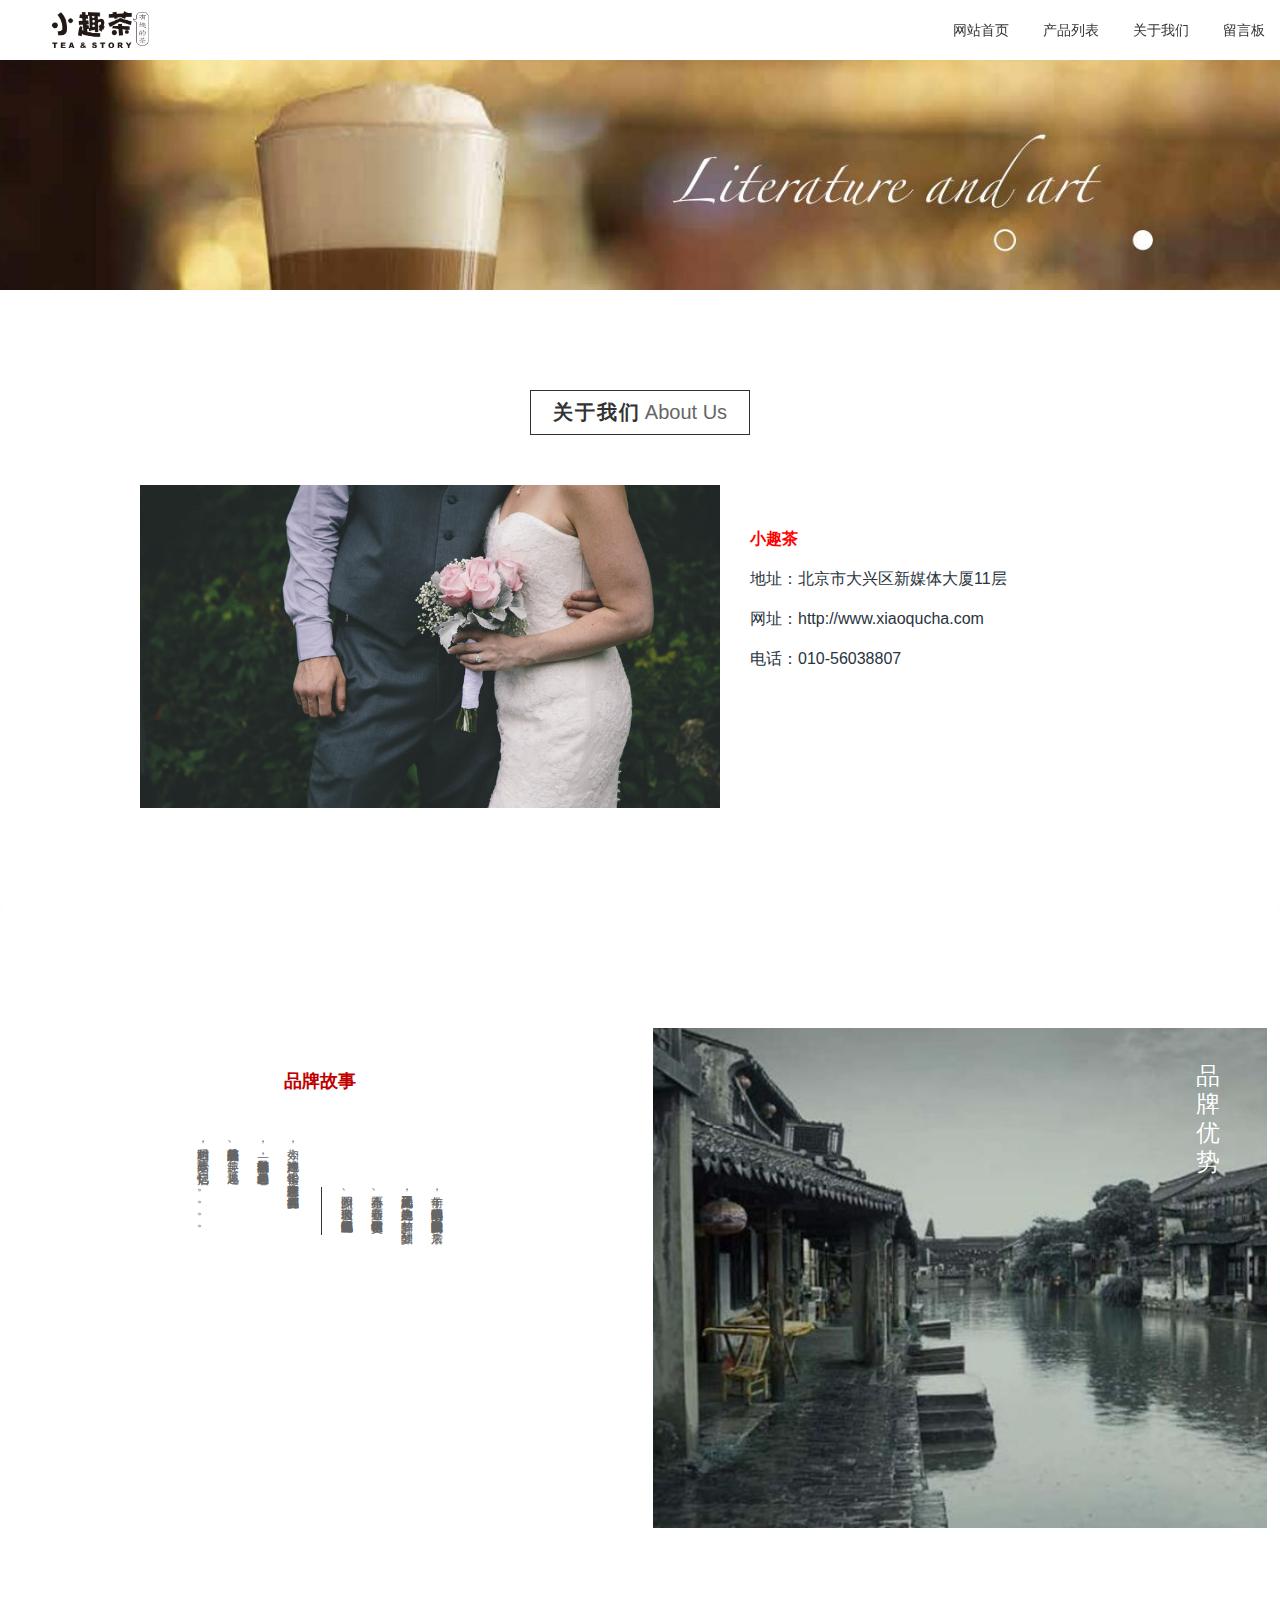
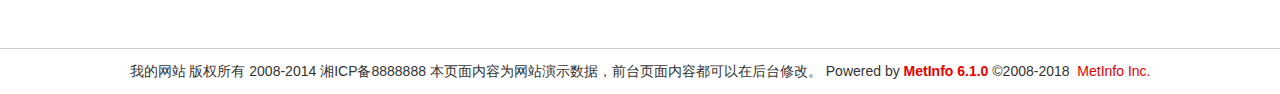
<file: about.html>
<!DOCTYPE html PUBLIC "-//W3C//DTD XHTML 1.0 Transitional//EN"
        "http://www.w3.org/TR/xhtml1/DTD/xhtml1-transitional.dtd">

<!-- saved from url=(0037)https://show.metinfo.cn/m/mui116/364/ -->
<html xmlns="http://www.w3.org/1999/xhtml"
      class="js flexbox canvas canvastext webgl no-touch geolocation postmessage websqldatabase indexeddb hashchange history draganddrop websockets rgba hsla multiplebgs backgroundsize borderimage borderradius boxshadow textshadow opacity cssanimations csscolumns cssgradients cssreflections csstransforms csstransforms3d csstransitions fontface generatedcontent video audio localstorage sessionstorage webworkers applicationcache svg inlinesvg smil svgclippaths tablesaw-enhanced">
<head>
    <meta http-equiv="Content-Type" content="text/html; charset=UTF-8">

    <meta name="renderer" content="webkit">
    <meta http-equiv="X-UA-Compatible" content="IE=edge,chrome=1">
    <meta name="viewport" content="width=device-width,initial-scale=1.0,maximum-scale=1.0,user-scalable=0,minimal-ui">
    <meta name="format-detection" content="telephone=no">
    <title>小趣茶</title>
    <meta name="description" content="MetInfo 企业建站系统专注于为中小企业提供高质量的建站服务，海量模板请登录www.metinfo.cn，本站为婚庆公司响应式网站模板演示站">
    <meta name="keywords" content="小趣茶|奶茶">
    <meta name="generator" content="MetInfo 6.1.0"
          data-variable="https://show.metinfo.cn/m/mui116/364/|cn|cn|mui116|10001|10001|0" data-user_name="">
    <link href="https://show.metinfo.cn/m/mui116/364/favicon.ico" rel="shortcut icon" type="image/x-icon">
    <link rel="stylesheet" href="css/animate.min.css">
    <link href="css/flickerplate.css" type="text/css" rel="stylesheet">
    <link rel="stylesheet" type="text/css" href="css/basic.css">
    <link rel="stylesheet" type="text/css" href="css/index_cn.css">
    <script src="http://libs.baidu.com/jquery/2.0.0/jquery.js"></script>
    <script src="js/main.js"></script>
    <!--<script src="js/basic.js"></script>-->
    <!--[if lte IE 9]>
    <script src="js/lteie9.js"></script>
    <![endif]-->
    <script src="js/met_temdemo.js"></script>
    <script src="js/jquery-v1.10.2.min.js" type="text/javascript"></script>
    <script src="js/modernizr-custom-v2.7.1.min.js" type="text/javascript"></script>
    <script src="js/jquery-finger-v0.1.0.min.js" type="text/javascript"></script>
    <!--Include flickerplate-->
    <script src="js/flickerplate.min.js" type="text/javascript"></script>
    <!--Execute flickerplate-->
    <script>
        $(document).ready(function () {
            $('.flicker-example').flicker();
        });
    </script>
    <style>
        .demo-iframe-load {
            width: 100%;
            height: 50px;
            position: fixed;
            left: 0;
            top: 0;
            z-index: 9999998;
            background: #000;
            text-align: center;
            font-size: 16px;
            color: #999;
            line-height: 50px;
        }

        .demo-iframe {
            width: 100%;
            height: 50px;
            position: fixed;
            left: 0;
            top: 0;
            z-index: 9999999;
            display: none;
        }

        .demo-iframe-load {
            width: 163px;
        }

        .demo-iframe {
            -webkit-transition: all .5s;
            -o-transition: all .5s;
            transition: all .5s;
        }

        .demo-iframe.iframe-min {
            left: -100% !important;
            -webkit-transform: translate(163px, 0);
            -ms-transform: translate(163px, 0);
            -o-transform: translate(163px, 0);
            transform: translate(163px, 0);
        }
    </style>
</head>
<!--[if lte IE 8]>
<div class="text-xs-center m-b-0 bg-blue-grey-100 alert">
    <button type="button" class="close" aria-label="Close" data-dismiss="alert">
        <span aria-hidden="true">×</span>
    </button>
    你正在使用一个 <strong>过时</strong> 的浏览器。请 <a href=https://browsehappy.com/ target=_blank>升级您的浏览器</a>，以提高您的体验。
</div>
<![endif]-->
<body class="met-navfixed navfix head-top-ok modal-open">
<nav id="mobileNav"
     class="head_nav_met_21_4 mm-menu mm-effect-menu-zoom mm-fullscreen mm-offcanvas mm-hasnavbar-top-2">
    <div class="mm-navbar mm-navbar-top mm-navbar-top-2 mm-navbar-size-1"><!-- 登录 注册--></div>
    <div class="mm-navbar mm-navbar-top mm-navbar-top-1 mm-navbar-size-1 mm-hasbtns"><a class="mm-close mm-btn"
                                                                                        href=""></a>
    </div>
    <div class="mm-panels">
        <div class="mm-panel mm-hasnavbar mm-opened mm-current" id="mm-1">
            <div class="mm-navbar"><a class="mm-title">小趣茶</a></div>
            <ul class="mm-listview">
                <li class="active"><a href="index.html" target="_self" title="网站首页">网站首页</a></li>
                <li class=""><a href="products.html" target="_self" class=" acc " 0="" title="产品列表">产品列表</a></li>
                <li class=""><a href="about.html" target="_self" class=" acc " 0="" title="关于我们">关于我们</a></li>
                <li class=""><a href="#section3" target="_self" class=" acc " 0="" title="留言板">留言板</a></li>
            </ul>
        </div>
    </div>
</nav>

<div id="mm-0" class="mm-page mm-slideout">
    <div class="navbar">
        <header class="head_nav_met_21_4 met-head navbar-fixed-top" m-id="1" m-type="head_nav" id="header">
            <div id="header" class="">
                <div class="head-top-txt hide">
                    <span></span>
                </div>
                <div class="container" style="width: 200px;">
                    <h1 hidden="">小趣茶</h1>
                    <button class="mobileMenuBtn" type="button"><span class="icon fa-bars"></span></button>
                    <a href="" class="met-logo vertical-align navbar-logo"
                       title="小趣茶">
                        <div class="vertical-align-middle">
                            <img src="images/logo.png" alt="小趣茶"
                                 title="小趣茶">
                        </div>
                    </a>
                    <!-- 语言-->
                    <div class="met-nav-langlist">
                    </div>

                    <!--语言-->
                    <!-- 登录 注册-->

                    <div class="mobileShop remleng">
                        <!-- 登录 注册-->
                    </div>
                </div>
                <!-- 导航 -->
                <nav class="met-nav" role="navigation">
                    <div class="clearfix">
                        <ul class="navlist spice-nav-list navlist">
                            <li class="active"><a href="index.html" target="_self" class="link nav1" title="网站首页">网站首页</a></li>
                            <li class=""><a href="products.html" target="_self" class="link nav1" title="产品列表">产品列表</a></li>
                            <li class=""><a href="about.html" target="_self" class="link nav1" title="关于我们">关于我们</a></li>
                            <li class=""><a href="#section3" target="_self" class="link nav1" title="留言板">留言板</a></li>
                        </ul>
                    </div>
                </nav>


                <!-- 导航 -->
            </div>
        </header>
    </div>
    <div class="my_banner"></div>
    <div class="product_list_met_21_3 met-show-body panel panel-body m-b-0 bgcolor" boxmh-mh="" m-id="6">
        <div class="container">
            <div style="text-align: center">
                <div class="title animation-fade appear-no-repeat" data-plugin="appear" data-animate="fade"
                     data-repeat="false">
                    <h2 class="">关于我们</h2>
                    <p class="desc">About Us</p>
                </div>
            </div>
            <section class="met-editor clearfix">
                <p><img src="images/1524130688450919.jpg"
                        data-width="900" width="580" data-height="500" height="334"
                        style="float: left; width: 580px; height: 334px; margin-right:30px;" title="小趣茶"
                        alt="小趣茶"><br></p>
                <p><span style="color: rgb(255, 0, 0);"><strong>小趣茶</strong></span></p>
                <p>地址：北京市大兴区新媒体大厦11层</p>
                <p>网址：http://www.xiaoqucha.com<br></p>
                <p>电话：010-56038807<br></p>
                <p><br></p>
            </section>
        </div>
    </div>
    <div class="about_list_met_21_1 met-index-body met-index-about     bgcolor" m-id="39">
        <div class="container">
            <div class="col-md-6">
                <div class="about-editor">
                    <p style="text-align: center;"><span style="color: rgb(192, 0, 0);"><strong><span
                            style="font-size: 18px;"><br></span></strong></span></p>
                    <p style="text-align: center;"><span style="color: rgb(192, 0, 0);"><strong><span
                            style="font-size: 18px;">品牌故事</span></strong></span><br style="box-sizing: inherit;"></p>
                    <p><br style="box-sizing: inherit;"></p>
                    <p class="info"><span
                            style="font-size: 12px;">如今，她跨过海岸，褪去铅华，年轻态度肆意张扬，在挥洒青春的都城<br/>，引领着新一轮的年轻风潮，让每一个相遇的心灵<br/>裹挟着奶茶香醇趣疯、趣笑、趣遇见。<br/>相遇时刻，故事开始，记忆启程。。。。。。</span>
                    </p>
                    <p class="info" style="border-left:1px solid #333;padding-left: 10px;margin-left: 10px;">
                        <span style="font-size: 12px;">十年前，偶然听到淡水小镇的名字，瞬间被她的安静淡雅吸引。后来，<br/>约了三五好友来见她，走在她的身边，如梦醉，如梦醒。<br/>青石小路、卵石巷道，与百年印记纵横交错；<br/>夕阳斜照、墙面斑驳，奶茶的香气在幽巷深处将记忆娓娓道来。</span>
                    </p>
                </div>
            </div>
            <div class="col-md-6">
                <div class="about-bg">
                    <div class="mask">
                    </div>
                    <img src="images/1524123201.jpg"
                         alt="images/1524123201.jpg">
                </div>
                <div class="about-text">
                    <h2 class="animation-slide-right10 appear-no-repeat" data-plugin="appear" data-animate="slide-right10"
                        data-repeat="false">品牌优势</h2>
                    <ul class="about-list">
                    </ul>
                </div>
                <div class="md" id="section2"></div>
            </div>
        </div>
    </div>
    <footer class="foot_info_met_16_2 met-foot p-y-10 border-top1" m-id="4" m-type="foot">
        <div class="container text-xs-center">
            <div>
                <span>我的网站 版权所有 2008-2014 湘ICP备8888888</span>
                <span>本页面内容为网站演示数据，前台页面内容都可以在后台修改。</span>
                <span class="powered_by_metinfo">Powered by <b><a href="http://www.metinfo.cn/" target="_blank">MetInfo 6.1.0</a></b> ©2008-2018 &nbsp;<a
                        href="http://www.metinfo.cn/" target="_blank">MetInfo Inc.</a></span>
            </div>
        </div>
    </footer>

    <input type="hidden" name="met_lazyloadbg" value="">
    <!--<script>-->
    <!--var metpagejs = "https://show.metinfo.cn/m/mui116/364/templates/mui116/file/templates/mui116/cache/index_cn.js?1534499976";-->
    <!--if (typeof jQuery != "undefined") {-->
    <!--metPageJs(metpagejs);-->
    <!--} else {-->
    <!--var metPageInterval = setInterval(function () {-->
    <!--if (typeof jQuery != "undefined") {-->
    <!--metPageJs(metpagejs);-->
    <!--clearInterval(metPageInterval);-->
    <!--}-->
    <!--}, 50)-->
    <!--}-->
    <!--</script>-->
    <!--<script src="js/index_cn.js"></script>-->
    <!--<script src="js/lang_json_cn.js"></script>-->


    <!--<iframe src="showproduct.html" frameborder="0" class="demo-iframe iframe-min" style="display: block;"></iframe>-->
    <div id="mm-blocker" class="mm-slideout"></div>
    <div class="modal-backdrop fade in"></div>
</body>
</html>
</file>
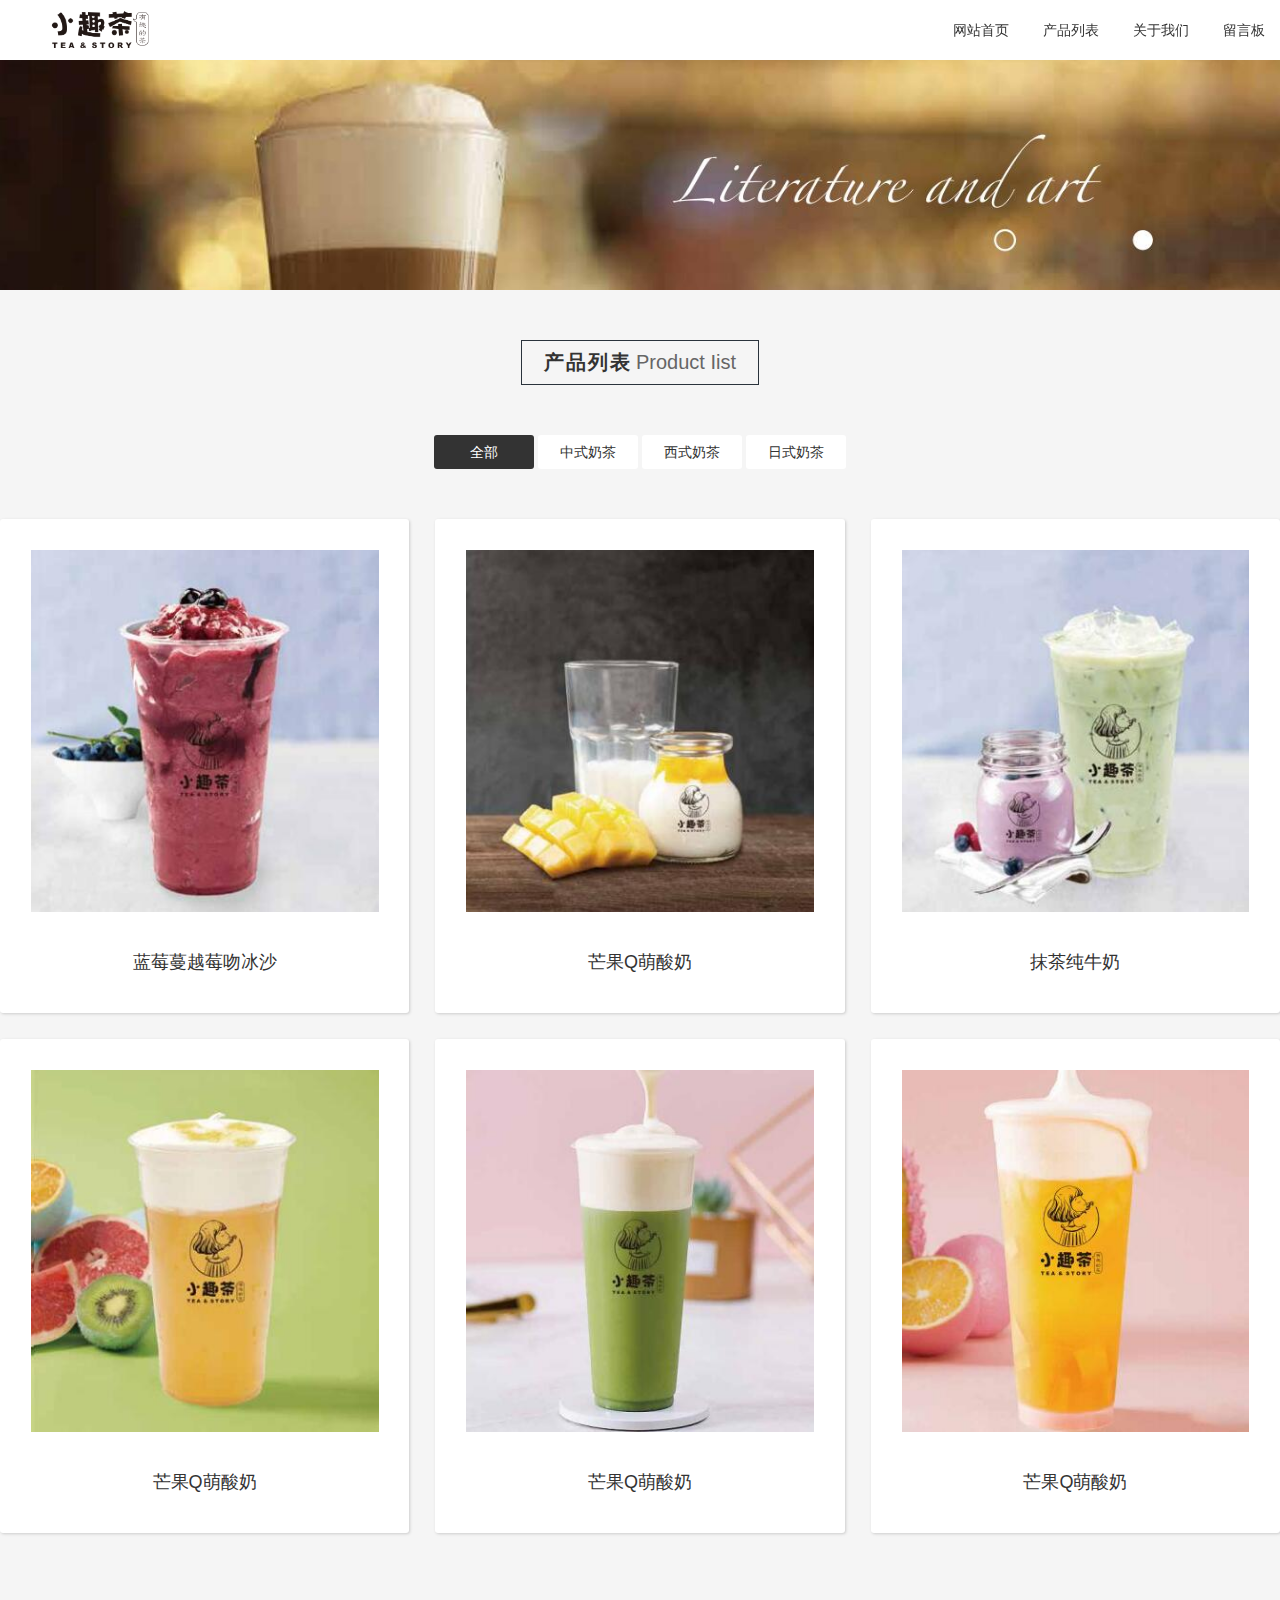
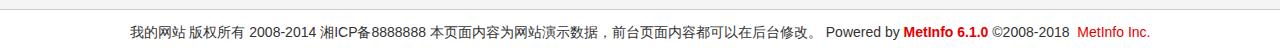
<file: products.html>
<!DOCTYPE html PUBLIC "-//W3C//DTD XHTML 1.0 Transitional//EN"
        "http://www.w3.org/TR/xhtml1/DTD/xhtml1-transitional.dtd">

<!-- saved from url=(0037)https://show.metinfo.cn/m/mui116/364/ -->
<html xmlns="http://www.w3.org/1999/xhtml"
      class="js flexbox canvas canvastext webgl no-touch geolocation postmessage websqldatabase indexeddb hashchange history draganddrop websockets rgba hsla multiplebgs backgroundsize borderimage borderradius boxshadow textshadow opacity cssanimations csscolumns cssgradients cssreflections csstransforms csstransforms3d csstransitions fontface generatedcontent video audio localstorage sessionstorage webworkers applicationcache svg inlinesvg smil svgclippaths tablesaw-enhanced">
<head>
    <meta http-equiv="Content-Type" content="text/html; charset=UTF-8">

    <meta name="renderer" content="webkit">
    <meta http-equiv="X-UA-Compatible" content="IE=edge,chrome=1">
    <meta name="viewport" content="width=device-width,initial-scale=1.0,maximum-scale=1.0,user-scalable=0,minimal-ui">
    <meta name="format-detection" content="telephone=no">
    <title>小趣茶</title>
    <meta name="description" content="MetInfo 企业建站系统专注于为中小企业提供高质量的建站服务，海量模板请登录www.metinfo.cn，本站为婚庆公司响应式网站模板演示站">
    <meta name="keywords" content="小趣茶|奶茶">
    <meta name="generator" content="MetInfo 6.1.0"
          data-variable="https://show.metinfo.cn/m/mui116/364/|cn|cn|mui116|10001|10001|0" data-user_name="">
    <link href="https://show.metinfo.cn/m/mui116/364/favicon.ico" rel="shortcut icon" type="image/x-icon">
    <link rel="stylesheet" href="css/animate.min.css">
    <link href="css/flickerplate.css" type="text/css" rel="stylesheet">
    <link rel="stylesheet" type="text/css" href="css/basic.css">
    <link rel="stylesheet" type="text/css" href="css/index_cn.css">
    <script src="http://libs.baidu.com/jquery/2.0.0/jquery.js"></script>
    <script src="js/main.js"></script>
    <!--<script src="js/basic.js"></script>-->
    <!--[if lte IE 9]>
    <script src="js/lteie9.js"></script>
    <![endif]-->
    <script src="js/met_temdemo.js"></script>
    <script src="js/jquery-v1.10.2.min.js" type="text/javascript"></script>
    <script src="js/modernizr-custom-v2.7.1.min.js" type="text/javascript"></script>
    <script src="js/jquery-finger-v0.1.0.min.js" type="text/javascript"></script>
    <!--Include flickerplate-->
    <script src="js/flickerplate.min.js" type="text/javascript"></script>
    <!--Execute flickerplate-->
    <script>
        $(document).ready(function () {
            $('.flicker-example').flicker();
        });
    </script>
    <style>
        .demo-iframe-load {
            width: 100%;
            height: 50px;
            position: fixed;
            left: 0;
            top: 0;
            z-index: 9999998;
            background: #000;
            text-align: center;
            font-size: 16px;
            color: #999;
            line-height: 50px;
        }

        .demo-iframe {
            width: 100%;
            height: 50px;
            position: fixed;
            left: 0;
            top: 0;
            z-index: 9999999;
            display: none;
        }

        .demo-iframe-load {
            width: 163px;
        }

        .demo-iframe {
            -webkit-transition: all .5s;
            -o-transition: all .5s;
            transition: all .5s;
        }

        .demo-iframe.iframe-min {
            left: -100% !important;
            -webkit-transform: translate(163px, 0);
            -ms-transform: translate(163px, 0);
            -o-transform: translate(163px, 0);
            transform: translate(163px, 0);
        }
    </style>
</head>
<!--[if lte IE 8]>
<div class="text-xs-center m-b-0 bg-blue-grey-100 alert">
    <button type="button" class="close" aria-label="Close" data-dismiss="alert">
        <span aria-hidden="true">×</span>
    </button>
    你正在使用一个 <strong>过时</strong> 的浏览器。请 <a href=https://browsehappy.com/ target=_blank>升级您的浏览器</a>，以提高您的体验。
</div>
<![endif]-->
<body class="met-navfixed navfix head-top-ok modal-open">
<nav id="mobileNav"
     class="head_nav_met_21_4 mm-menu mm-effect-menu-zoom mm-fullscreen mm-offcanvas mm-hasnavbar-top-2">
    <div class="mm-navbar mm-navbar-top mm-navbar-top-2 mm-navbar-size-1"><!-- 登录 注册--></div>
    <div class="mm-navbar mm-navbar-top mm-navbar-top-1 mm-navbar-size-1 mm-hasbtns"><a class="mm-close mm-btn"
                                                                                        href=""></a>
    </div>
    <div class="mm-panels">
        <div class="mm-panel mm-hasnavbar mm-opened mm-current" id="mm-1">
            <div class="mm-navbar"><a class="mm-title">小趣茶</a></div>
            <ul class="mm-listview">
                <li class="active"><a href="index.html" target="_self" title="网站首页">网站首页</a></li>
                <li class=""><a href="products.html" target="_self" class=" acc " 0="" title="产品列表">产品列表</a></li>
                <li class=""><a href="about.html" target="_self" class=" acc " 0="" title="关于我们">关于我们</a></li>
                <li class=""><a href="#section3" target="_self" class=" acc " 0="" title="留言板">留言板</a></li>
            </ul>
        </div>
    </div>
</nav>

<div id="mm-0" class="mm-page mm-slideout">
    <div class="navbar">
        <header class="head_nav_met_21_4 met-head navbar-fixed-top" m-id="1" m-type="head_nav" id="header">
            <div id="header" class="">
                <div class="head-top-txt hide">
                    <span></span>
                </div>
                <div class="container" style="width: 200px;">
                    <h1 hidden="">小趣茶</h1>
                    <button class="mobileMenuBtn" type="button"><span class="icon fa-bars"></span></button>
                    <a href="" class="met-logo vertical-align navbar-logo"
                       title="小趣茶">
                        <div class="vertical-align-middle">
                            <img src="images/logo.png" alt="小趣茶"
                                 title="小趣茶">
                        </div>
                    </a>
                    <!-- 语言-->
                    <div class="met-nav-langlist">
                    </div>

                    <!--语言-->
                    <!-- 登录 注册-->

                    <div class="mobileShop remleng">
                        <!-- 登录 注册-->
                    </div>
                </div>
                <!-- 导航 -->
                <nav class="met-nav" role="navigation">
                    <div class="clearfix">
                        <ul class="navlist spice-nav-list navlist">
                            <li class="active"><a href="index.html" target="_self" class="link nav1" title="网站首页">网站首页</a></li>
                            <li class=""><a href="products.html" target="_self" class="link nav1" title="产品列表">产品列表</a></li>
                            <li class=""><a href="about.html" target="_self" class="link nav1" title="关于我们">关于我们</a></li>
                            <li class=""><a href="#section3" target="_self" class="link nav1" title="留言板">留言板</a></li>
                        </ul>
                    </div>
                </nav>


                <!-- 导航 -->
            </div>
        </header>
    </div>
    <div class="my_banner"></div>
    <div class="news_list_met_21_5 met-index-body met-index-news my-product-list" m-id="38" style="padding: 0px;">
        <div class="container">
            <div class="title animation-fade appear-no-repeat" data-plugin="appear" data-animate="fade"
                 data-repeat="false">
                <h2 class="">产品列表</h2>
                <p class="desc">Product Iist</p>
            </div>
            <div class="product-class">
                <ul>
                    <li class="active" name="tabcon01">全部</li>
                    <li name="tabcon02">中式奶茶</li>
                    <li name="tabcon03">西式奶茶</li>
                    <li name="tabcon04">日式奶茶</li>
                </ul>
            </div>
            <ul class="blocks-lg-3 blocks-md-3 blocks-sm-2 blocks-xs-1 tabcon" data-scale="0.8" id="tabcon01">
                <li class="animation-slide-bottom appear-no-repeat" data-plugin="appear" data-animate="slide-bottom"
                    data-repeat="false">
                    <div class="media">
                        <div class="media-img">
                            <a href="" title="水果冰沙" target="_self">
                                <img alt="水果冰沙" data-lazyload="true" src="images/1524103782793661.jpg" class=""
                                     style="display: inline;">
                            </a>
                        </div>
                        <div class="media-text">
                            <h4 class="media-heading">
                                <a href="https://show.metinfo.cn/m/mui116/364/news/shownews.php?id=8"
                                   title="水果冰沙">蓝莓蔓越莓吻冰沙</a>
                            </h4>
                        </div>
                    </div>
                </li>
                <li class="animation-slide-bottom appear-no-repeat" data-plugin="appear" data-animate="slide-bottom"
                    data-repeat="false">
                    <div class="media">
                        <div class="media-img">
                            <a href="" title="Q萌一杯酸" target="_self">
                                <img alt="Q萌一杯酸" data-lazyload="true" src="images/1524103525355442.jpg" class=""
                                     style="display: inline;">
                            </a>
                        </div>
                        <div class="media-text">
                            <h4 class="media-heading">
                                <a href="" title="深度:何为完整定制婚礼">芒果Q萌酸奶</a>
                            </h4>
                        </div>
                    </div>
                </li>
                <li class="animation-slide-bottom appear-no-repeat" data-plugin="appear" data-animate="slide-bottom"
                    data-repeat="false">
                    <div class="media">
                        <div class="media-img">
                            <a href="" title="辅营产品" target="_self">
                                <img alt="辅营产品" data-lazyload="true" src="images/1524103631617792.jpg" class=""
                                     style="display: inline;">
                            </a>
                        </div>
                        <div class="media-text">
                            <h4 class="media-heading">
                                <a href="" title="抹茶纯牛奶">抹茶纯牛奶</a>
                            </h4>
                        </div>
                    </div>
                </li>
                <li class="animation-slide-bottom appear-no-repeat" data-plugin="appear" data-animate="slide-bottom"
                    data-repeat="false">
                    <div class="media">
                        <div class="media-img">
                            <a href="" title="Q萌一杯酸" target="_self">
                                <img alt="Q萌一杯酸" data-lazyload="true" src="images/01.jpg" class=""
                                     style="display: inline;">
                            </a>
                        </div>
                        <div class="media-text">
                            <h4 class="media-heading">
                                <a href="" title="深度:何为完整定制婚礼">芒果Q萌酸奶</a>
                            </h4>
                        </div>
                    </div>
                </li>
                <li class="animation-slide-bottom appear-no-repeat" data-plugin="appear" data-animate="slide-bottom"
                    data-repeat="false">
                    <div class="media">
                        <div class="media-img">
                            <a href="" title="Q萌一杯酸" target="_self">
                                <img alt="Q萌一杯酸" data-lazyload="true" src="images/03.jpg" class=""
                                     style="display: inline;">
                            </a>
                        </div>
                        <div class="media-text">
                            <h4 class="media-heading">
                                <a href="" title="深度:何为完整定制婚礼">芒果Q萌酸奶</a>
                            </h4>
                        </div>
                    </div>
                </li>
                <li class="animation-slide-bottom appear-no-repeat" data-plugin="appear" data-animate="slide-bottom"
                    data-repeat="false">
                    <div class="media">
                        <div class="media-img">
                            <a href="" title="Q萌一杯酸" target="_self">
                                <img alt="Q萌一杯酸" data-lazyload="true" src="images/04.jpg" class=""
                                     style="display: inline;">
                            </a>
                        </div>
                        <div class="media-text">
                            <h4 class="media-heading">
                                <a href="" title="深度:何为完整定制婚礼">芒果Q萌酸奶</a>
                            </h4>
                        </div>
                    </div>
                </li>
            </ul>
            <ul class="blocks-lg-3 blocks-md-3 blocks-sm-2 blocks-xs-1 tabcon hide" data-scale="0.8" id="tabcon02">
                <li class="animation-slide-bottom appear-no-repeat" data-plugin="appear" data-animate="slide-bottom"
                    data-repeat="false">
                    <div class="media">
                        <div class="media-img">
                            <a href="" title="Q萌一杯酸" target="_self">
                                <img alt="Q萌一杯酸" data-lazyload="true" src="images/03.jpg" class=""
                                     style="display: inline;">
                            </a>
                        </div>
                        <div class="media-text">
                            <h4 class="media-heading">
                                <a href="" title="深度:何为完整定制婚礼">芒果Q萌酸奶</a>
                            </h4>
                        </div>
                    </div>
                </li>
                <li class="animation-slide-bottom appear-no-repeat" data-plugin="appear" data-animate="slide-bottom"
                    data-repeat="false">
                    <div class="media">
                        <div class="media-img">
                            <a href="" title="Q萌一杯酸" target="_self">
                                <img alt="Q萌一杯酸" data-lazyload="true" src="images/04.jpg" class=""
                                     style="display: inline;">
                            </a>
                        </div>
                        <div class="media-text">
                            <h4 class="media-heading">
                                <a href="" title="深度:何为完整定制婚礼">芒果Q萌酸奶</a>
                            </h4>
                        </div>
                    </div>
                </li>
            </ul>
            <ul class="blocks-lg-3 blocks-md-3 blocks-sm-2 blocks-xs-1 tabcon hide" data-scale="0.8" id="tabcon03">
                <li class="animation-slide-bottom appear-no-repeat" data-plugin="appear" data-animate="slide-bottom"
                    data-repeat="false">
                    <div class="media">
                        <div class="media-img">
                            <a href="" title="水果冰沙" target="_self">
                                <img alt="水果冰沙" data-lazyload="true" src="images/1524103782793661.jpg" class=""
                                     style="display: inline;">
                            </a>
                        </div>
                        <div class="media-text">
                            <h4 class="media-heading">
                                <a href="https://show.metinfo.cn/m/mui116/364/news/shownews.php?id=8"
                                   title="水果冰沙">蓝莓蔓越莓吻冰沙</a>
                            </h4>
                        </div>
                    </div>
                </li>
                <li class="animation-slide-bottom appear-no-repeat" data-plugin="appear" data-animate="slide-bottom"
                    data-repeat="false">
                    <div class="media">
                        <div class="media-img">
                            <a href="" title="Q萌一杯酸" target="_self">
                                <img alt="Q萌一杯酸" data-lazyload="true" src="images/1524103525355442.jpg" class=""
                                     style="display: inline;">
                            </a>
                        </div>
                        <div class="media-text">
                            <h4 class="media-heading">
                                <a href="" title="深度:何为完整定制婚礼">芒果Q萌酸奶</a>
                            </h4>
                        </div>
                    </div>
                </li>
                <li class="animation-slide-bottom appear-no-repeat" data-plugin="appear" data-animate="slide-bottom"
                    data-repeat="false">
                    <div class="media">
                        <div class="media-img">
                            <a href="" title="辅营产品" target="_self">
                                <img alt="辅营产品" data-lazyload="true" src="images/1524103631617792.jpg" class=""
                                     style="display: inline;">
                            </a>
                        </div>
                        <div class="media-text">
                            <h4 class="media-heading">
                                <a href="" title="抹茶纯牛奶">抹茶纯牛奶</a>
                            </h4>
                        </div>
                    </div>
                </li>
            </ul>
            <ul class="blocks-lg-3 blocks-md-3 blocks-sm-2 blocks-xs-1 tabcon hide" data-scale="0.8" id="tabcon04">
                <li class="animation-slide-bottom appear-no-repeat" data-plugin="appear" data-animate="slide-bottom"
                    data-repeat="false">
                    <div class="media">
                        <div class="media-img">
                            <a href="" title="Q萌一杯酸" target="_self">
                                <img alt="Q萌一杯酸" data-lazyload="true" src="images/04.jpg" class=""
                                     style="display: inline;">
                            </a>
                        </div>
                        <div class="media-text">
                            <h4 class="media-heading">
                                <a href="" title="深度:何为完整定制婚礼">芒果Q萌酸奶</a>
                            </h4>
                        </div>
                    </div>
                </li>
            </ul>
        </div>
    </div>

    <footer class="foot_info_met_16_2 met-foot p-y-10 border-top1" m-id="4" m-type="foot">
        <div class="container text-xs-center">
            <div>
                <span>我的网站 版权所有 2008-2014 湘ICP备8888888</span>
                <span>本页面内容为网站演示数据，前台页面内容都可以在后台修改。</span>
                <span class="powered_by_metinfo">Powered by <b><a href="http://www.metinfo.cn/" target="_blank">MetInfo 6.1.0</a></b> ©2008-2018 &nbsp;<a
                        href="http://www.metinfo.cn/" target="_blank">MetInfo Inc.</a></span>
            </div>
        </div>
    </footer>

    <input type="hidden" name="met_lazyloadbg" value="">
    <!--<script>-->
    <!--var metpagejs = "https://show.metinfo.cn/m/mui116/364/templates/mui116/file/templates/mui116/cache/index_cn.js?1534499976";-->
    <!--if (typeof jQuery != "undefined") {-->
    <!--metPageJs(metpagejs);-->
    <!--} else {-->
    <!--var metPageInterval = setInterval(function () {-->
    <!--if (typeof jQuery != "undefined") {-->
    <!--metPageJs(metpagejs);-->
    <!--clearInterval(metPageInterval);-->
    <!--}-->
    <!--}, 50)-->
    <!--}-->
    <!--</script>-->
    <!--<script src="js/index_cn.js"></script>-->
    <!--<script src="js/lang_json_cn.js"></script>-->


    <!--<iframe src="showproduct.html" frameborder="0" class="demo-iframe iframe-min" style="display: block;"></iframe>-->
    <div id="mm-blocker" class="mm-slideout"></div>
    <div class="modal-backdrop fade in"></div>
</body>
</html>
</file>
<file: css/flickerplate.css>
.flickerplate {
	position:relative;
	width:100%;
	height:600px;
	background-color:#e6e6e6;
	overflow:hidden
}
.flickerplate ul.flicks {
	width:10000%;
	height:100%;
	padding:0px;
	margin:0px;
	list-style:none
}
.flickerplate ul.flicks>li {
	float:left;
	width:1%;
	height:100%;
	background-position:center;
	background-size:cover;
	display:table
}
.flickerplate ul.flicks>li .flick-inner {
	height:100%;
	padding:10px;
	color:#fff;
	display:table-cell;
	vertical-align:middle
}
.flickerplate ul.flicks>li .flick-inner .flick-content {
	max-width:68.75em;
	margin-left:auto;
	margin-right:auto
}
.flickerplate ul.flicks>li .flick-title {
	padding:0px 0px;
	font-size:2.778em;
	line-height:1.995em;
	text-align:center
}
@media only screen and (max-width: 43.813em) {
.flickerplate ul.flicks>li .flick-title {
font-size:1.667em
}
}
.flickerplate ul.flicks>li .flick-sub-text {
	padding:5px;
	font-weight:300;
	line-height:2.5em;
	color:rgba(255, 255, 255, 0.8);
	text-align:center
}
.flickerplate ul.flicks>li .flick-title span.flick-block-text, .flickerplate ul.flicks>li .flick-sub-text span.flick-block-text {
	padding:12px 18px;
	background-color:rgba(0, 0, 0, 0.6)
}
.flickerplate .arrow-navigation {
	position:absolute;
	height:80%;
	width:10%;
	top:10%;
	z-index:100;
	overflow:hidden
}
.flickerplate .arrow-navigation .arrow {
	display:block;
	height:100%;
	width:90%;
	-webkit-transition:all 0.2s ease-out;
	-moz-transition:all 0.2s ease-out;
	-o-transition:all 0.2s ease-out;
	-ms-transition:all 0.2s ease-out;
	transition:all 0.2s ease-out
}
.flickerplate .arrow-navigation:hover, .flickerplate .arrow-navigation .arrow:hover {
	cursor:pointer
}
.flickerplate .arrow-navigation.left {
	left:0%
}
.flickerplate .arrow-navigation.left .arrow {
	opacity:0;
	margin:0px 0px 0px 50%;
	background-image:url("../images/flickerplate/arrow-left-light.png");
	background-repeat:no-repeat;
	background-position:left
}
.flickerplate .arrow-navigation.right {
	right:0%
}
.flickerplate .arrow-navigation.right .arrow {
	opacity:0;
	margin:0px 0px 0px -50%;
	background-image:url("../images/flickerplate/arrow-right-light.png");
	background-repeat:no-repeat;
	background-position:right
}
.flickerplate .arrow-navigation.left.hover .arrow {
	opacity:1;
	margin:0px 0px 0px 20%
}
.flickerplate .arrow-navigation.right.hover .arrow {
	opacity:1;
	margin:0px 0px 0px -20%
}
.flickerplate .dot-navigation {
	position:absolute;
	bottom:15px;
	width:100%;
	text-align:center;
	z-index:100
}
.flickerplate .dot-navigation ul {
	text-align:center;
	list-style:none;
	padding:0px 15px
}
.flickerplate .dot-navigation ul li {
	display:inline-block;
	float:none
}
.flickerplate .dot-navigation .dot {
	width:14px;
	height:14px;
	margin:0px 6px;
	background-color:rgba(255, 255, 255, 0.3);
	border-radius:50%;
	-o-border-radius:50%;
	-ms-border-radius:50%;
	-moz-border-radius:50%;
	-webkit-border-radius:50%;
	-webkit-transition:background-color 0.2s ease-out;
	-moz-transition:background-color 0.2s ease-out;
	-o-transition:background-color 0.2s ease-out;
	-ms-transition:background-color 0.2s ease-out;
	transition:background-color 0.2s ease-out
}
.flickerplate .dot-navigation .dot:hover {
	cursor:pointer;
	background-color:rgba(255, 255, 255, 0.6)
}
.flickerplate .dot-navigation .dot.active {
	background-color:#fff
}
.flickerplate .dot-navigation.left, .flickerplate .dot-navigation.left ul {
	text-align:left
}
.flickerplate .dot-navigation.right, .flickerplate .dot-navigation.right ul {
	text-align:right
}
.flickerplate.flicker-theme-dark .arrow-navigation.left .arrow {
	background-image:url("../images/flickerplate/arrow-left-dark.png")
}
.flickerplate.flicker-theme-dark .arrow-navigation.right .arrow {
	background-image:url("../images/flickerplate/arrow-right-dark.png")
}
.flickerplate.flicker-theme-dark .dot-navigation .dot {
	background-color:rgba(0, 0, 0, 0.12)
}
.flickerplate.flicker-theme-dark .dot-navigation .dot:hover {
	background-color:rgba(0, 0, 0, 0.6)
}
.flickerplate.flicker-theme-dark .dot-navigation .dot.active {
	background-color:#000
}
.flickerplate.flicker-theme-dark ul.flicks li .flick-inner {
	color:rgba(0, 0, 0, 0.9)
}
.flickerplate.flicker-theme-dark ul.flicks li .flick-inner .flick-content .flick-sub-text {
	color:rgba(0, 0, 0, 0.9)
}
.flickerplate.flicker-theme-dark ul.flicks li .flick-inner .flick-content .flick-title span.flick-block-text, .flickerplate.flicker-theme-dark ul.flicks li .flick-inner .flick-content .flick-sub-text span.flick-block-text {
	background-color:rgba(255, 255, 255, 0.5)
}
.flickerplate ul.flicks li.flick-theme-dark .flick-inner {
	color:rgba(0, 0, 0, 0.9)
}
.flickerplate ul.flicks li.flick-theme-dark .flick-inner .flick-content .flick-sub-text {
	color:rgba(0, 0, 0, 0.9)
}
.flickerplate ul.flicks li.flick-theme-dark .flick-inner .flick-content .flick-title span.flick-block-text, .flickerplate ul.flicks li.flick-theme-dark .flick-inner .flick-content .flick-sub-text span.flick-block-text {
	background-color:rgba(255, 255, 255, 0.5)
}
.flickerplate.animate-transform-slide ul.flicks {
	-webkit-perspective:1000;
	-webkit-backface-visibility:hidden;
	transform:translate3d(0%, 0px, 0px);
	-webkit-transform:translate3d(0%, 0px, 0px);
	-webkit-transition:-webkit-transform 0.6s;
	-o-transition:-o-transform 0.6s;
	-moz-transition:-moz-transform 0.6s;
	transition:transform 0.6s
}
.flickerplate.animate-transition-slide ul.flicks {
	position:relative;
	left:0%;
	-webkit-transition:left 0.4s ease-out;
	-moz-transition:left 0.4s ease-out;
	-o-transition:left 0.4s ease-out;
	-ms-transition:left 0.4s ease-out;
	transition:left 0.4s ease-out
}
.flickerplate.animate-jquery-slide ul.flicks {
	position:relative;
	left:0%
}
.flickerplate.animate-scroller-slide {
	padding-bottom:0px;
	overflow:auto
}
.flickerplate.animate-scroller-slide ul.flicks {
	position:auto
}
</file>
<file: css/index_cn.css>
@charset 'UTF-8';
@font-face {
    font-family: 'Web Icons';
    font-weight: 400;
    font-style: normal;
    src: url('https://show.metinfo.cn/m/mui116/364/app/system/include/static2//fonts/web-icons/web-icons.eot?v=0.2.3');
    src: url('https://show.metinfo.cn/m/mui116/364/app/system/include/static2//fonts/web-icons/web-icons.eot?#iefix&v=0.2.3') format('embedded-opentype'), url('https://show.metinfo.cn/m/mui116/364/app/system/include/static2//fonts/web-icons/web-icons.woff2?v=0.2.3') format('woff2'), url('https://show.metinfo.cn/m/mui116/364/app/system/include/static2//fonts/web-icons/web-icons.woff?v=0.2.3') format('woff'), url('https://show.metinfo.cn/m/mui116/364/app/system/include/static2//fonts/web-icons/web-icons.ttf?v=0.2.3') format('truetype'), url('https://show.metinfo.cn/m/mui116/364/app/system/include/static2//fonts/web-icons/web-icons.svg?v=0.2.3#web-icons') format('svg')
}

[class*=' wb-'], [class^=wb-] {
    font-family: 'Web Icons';
    font-weight: 400;
    font-style: normal;
    position: relative;
    display: inline-block;
    -webkit-transform: translate(0, 0);
    -ms-transform: translate(0, 0);
    -o-transform: translate(0, 0);
    transform: translate(0, 0);
    text-rendering: auto;
    speak: none;
    -webkit-font-smoothing: antialiased;
    -moz-osx-font-smoothing: grayscale
}

.wb-dashboard:before {
    content: ''
}

.wb-inbox:before {
    content: ''
}

.wb-cloud:before {
    content: ''
}

.wb-bell:before {
    content: ''
}

.wb-book:before {
    content: ''
}

.wb-bookmark:before {
    content: ''
}

.wb-tag:before {
    content: ''
}

.wb-library:before {
    content: ''
}

.wb-share:before {
    content: ''
}

.wb-reply:before {
    content: ''
}

.wb-refresh:before {
    content: ''
}

.wb-move:before {
    content: ''
}

.wb-chat:before {
    content: ''
}

.wb-chat-working:before {
    content: ''
}

.wb-chat-text:before {
    content: ''
}

.wb-chat-group:before {
    content: ''
}

.wb-envelope:before {
    content: ''
}

.wb-envelope-open:before {
    content: ''
}

.wb-user:before {
    content: ''
}

.wb-user-circle:before {
    content: ''
}

.wb-users:before {
    content: ''
}

.wb-user-add:before {
    content: ''
}

.wb-grid-9:before {
    content: ''
}

.wb-grid-4:before {
    content: ''
}

.wb-menu:before {
    content: ''
}

.wb-layout:before {
    content: ''
}

.wb-fullscreen:before {
    content: ''
}

.wb-fullscreen-exit:before {
    content: ''
}

.wb-expand:before {
    content: ''
}

.wb-contract:before {
    content: ''
}

.wb-arrow-expand:before {
    content: ''
}

.wb-arrow-shrink:before {
    content: ''
}

.wb-desktop:before {
    content: ''
}

.wb-mobile:before {
    content: ''
}

.wb-signal:before {
    content: ''
}

.wb-power:before {
    content: ''
}

.wb-more-horizontal:before {
    content: ''
}

.wb-more-vertical:before {
    content: ''
}

.wb-globe:before {
    content: ''
}

.wb-map:before {
    content: ''
}

.wb-flag:before {
    content: ''
}

.wb-pie-chart:before {
    content: ''
}

.wb-stats-bars:before {
    content: ''
}

.wb-pluse:before {
    content: ''
}

.wb-home:before {
    content: ''
}

.wb-shopping-cart:before {
    content: ''
}

.wb-payment:before {
    content: ''
}

.wb-briefcase:before {
    content: ''
}

.wb-search:before {
    content: ''
}

.wb-zoom-in:before {
    content: ''
}

.wb-zoom-out:before {
    content: ''
}

.wb-download:before {
    content: ''
}

.wb-upload:before {
    content: ''
}

.wb-sort-asc:before {
    content: ''
}

.wb-sort-des:before {
    content: ''
}

.wb-graph-up:before {
    content: ''
}

.wb-graph-down:before {
    content: ''
}

.wb-replay:before {
    content: ''
}

.wb-edit:before {
    content: ''
}

.wb-pencil:before {
    content: ''
}

.wb-rubber:before {
    content: ''
}

.wb-crop:before {
    content: ''
}

.wb-eye:before {
    content: ''
}

.wb-eye-close:before {
    content: ''
}

.wb-image:before {
    content: ''
}

.wb-gallery:before {
    content: ''
}

.wb-video:before {
    content: ''
}

.wb-camera:before {
    content: ''
}

.wb-folder:before {
    content: ''
}

.wb-clipboard:before {
    content: ''
}

.wb-order:before {
    content: ''
}

.wb-file:before {
    content: ''
}

.wb-copy:before {
    content: ''
}

.wb-add-file:before {
    content: ''
}

.wb-print:before {
    content: ''
}

.wb-calendar:before {
    content: ''
}

.wb-time:before {
    content: ''
}

.wb-trash:before {
    content: ''
}

.wb-plugin:before {
    content: ''
}

.wb-extension:before {
    content: ''
}

.wb-memory:before {
    content: ''
}

.wb-settings:before {
    content: ''
}

.wb-scissor:before {
    content: ''
}

.wb-wrench:before {
    content: ''
}

.wb-hammer:before {
    content: ''
}

.wb-lock:before {
    content: ''
}

.wb-unlock:before {
    content: ''
}

.wb-volume-low:before {
    content: ''
}

.wb-volume-high:before {
    content: ''
}

.wb-volume-off:before {
    content: ''
}

.wb-pause:before {
    content: ''
}

.wb-play:before {
    content: ''
}

.wb-stop:before {
    content: ''
}

.wb-musical:before {
    content: ''
}

.wb-random:before {
    content: ''
}

.wb-reload:before {
    content: ''
}

.wb-loop:before {
    content: ''
}

.wb-text:before {
    content: ''
}

.wb-bold:before {
    content: ''
}

.wb-italic:before {
    content: ''
}

.wb-underline:before {
    content: ''
}

.wb-format-clear:before {
    content: ''
}

.wb-text-type:before {
    content: ''
}

.wb-table:before {
    content: ''
}

.wb-attach-file:before {
    content: ''
}

.wb-paperclip:before {
    content: ''
}

.wb-link-intact:before {
    content: ''
}

.wb-link:before {
    content: ''
}

.wb-link-broken:before {
    content: ''
}

.wb-indent-increase:before {
    content: ''
}

.wb-indent-decrease:before {
    content: ''
}

.wb-align-justify:before {
    content: ''
}

.wb-align-left:before {
    content: ''
}

.wb-align-center:before {
    content: ''
}

.wb-align-right:before {
    content: ''
}

.wb-list-numbered:before {
    content: ''
}

.wb-list-bulleted:before {
    content: ''
}

.wb-list:before {
    content: ''
}

.wb-emoticon:before {
    content: ''
}

.wb-quote-right:before {
    content: ''
}

.wb-code:before {
    content: ''
}

.wb-code-working:before {
    content: ''
}

.wb-code-unfold:before {
    content: ''
}

.wb-chevron-right:before {
    content: ''
}

.wb-chevron-left:before {
    content: ''
}

.wb-chevron-left-mini:before {
    content: ''
}

.wb-chevron-right-mini:before {
    content: ''
}

.wb-chevron-up:before {
    content: ''
}

.wb-chevron-down:before {
    content: ''
}

.wb-chevron-up-mini:before {
    content: ''
}

.wb-chevron-down-mini:before {
    content: ''
}

.wb-arrow-left:before {
    content: ''
}

.wb-arrow-right:before {
    content: ''
}

.wb-arrow-up:before {
    content: ''
}

.wb-arrow-down:before {
    content: ''
}

.wb-dropdown:before {
    content: ''
}

.wb-dropup:before {
    content: ''
}

.wb-dropright:before {
    content: ''
}

.wb-dropleft:before {
    content: ''
}

.wb-sort-vertical:before {
    content: ''
}

.wb-triangle-left:before {
    content: ''
}

.wb-triangle-right:before {
    content: ''
}

.wb-triangle-down:before {
    content: ''
}

.wb-triangle-up:before {
    content: ''
}

.wb-check-circle:before {
    content: ''
}

.wb-check:before {
    content: ''
}

.wb-check-mini:before {
    content: ''
}

.wb-close:before {
    content: ''
}

.wb-close-mini:before {
    content: ''
}

.wb-plus-circle:before {
    content: ''
}

.wb-plus:before {
    content: ''
}

.wb-minus-circle:before {
    content: ''
}

.wb-minus:before {
    content: ''
}

.wb-alert-circle:before {
    content: ''
}

.wb-alert:before {
    content: ''
}

.wb-help-circle:before {
    content: ''
}

.wb-help:before {
    content: ''
}

.wb-info-circle:before {
    content: ''
}

.wb-info:before {
    content: ''
}

.wb-warning:before {
    content: ''
}

.wb-heart:before {
    content: ''
}

.wb-heart-outline:before {
    content: ''
}

.wb-star:before {
    content: ''
}

.wb-star-half:before {
    content: ''
}

.wb-star-outline:before {
    content: ''
}

.wb-thumb-up:before {
    content: ''
}

.wb-thumb-down:before {
    content: ''
}

.wb-small-point:before {
    content: ''
}

.wb-medium-point:before {
    content: ''
}

.wb-large-point:before {
    content: ''
}

.pull-right {
    float: right
}

.flag-icon-background {
    background-repeat: no-repeat;
    background-position: 50%;
    -webkit-background-size: contain;
    background-size: contain
}

.flag-icon {
    position: relative;
    display: inline-block;
    width: 1.33333333em;
    line-height: 1em;
    background-repeat: no-repeat;
    background-position: 50%;
    -webkit-background-size: contain;
    background-size: contain
}

.flag-icon:before {
    content: "\00a0"
}

.dropdown-menu .flag-icon {
    margin-right: 5px
}

.flag-icon-ad {
    background-image: url('https://show.metinfo.cn/m/mui116/364/app/system/include/static/vendor/flag-icon-css/flags/ad.svg')
}

.flag-icon-ae {
    background-image: url('https://show.metinfo.cn/m/mui116/364/app/system/include/static/vendor/flag-icon-css/flags/ae.svg')
}

.flag-icon-af {
    background-image: url('https://show.metinfo.cn/m/mui116/364/app/system/include/static/vendor/flag-icon-css/flags/af.svg')
}

.flag-icon-ag {
    background-image: url('https://show.metinfo.cn/m/mui116/364/app/system/include/static/vendor/flag-icon-css/flags/ag.svg')
}

.flag-icon-ai {
    background-image: url('https://show.metinfo.cn/m/mui116/364/app/system/include/static/vendor/flag-icon-css/flags/ai.svg')
}

.flag-icon-al {
    background-image: url('https://show.metinfo.cn/m/mui116/364/app/system/include/static/vendor/flag-icon-css/flags/al.svg')
}

.flag-icon-am {
    background-image: url('https://show.metinfo.cn/m/mui116/364/app/system/include/static/vendor/flag-icon-css/flags/am.svg')
}

.flag-icon-ao {
    background-image: url('https://show.metinfo.cn/m/mui116/364/app/system/include/static/vendor/flag-icon-css/flags/ao.svg')
}

.flag-icon-aq {
    background-image: url('https://show.metinfo.cn/m/mui116/364/app/system/include/static/vendor/flag-icon-css/flags/aq.svg')
}

.flag-icon-ar {
    background-image: url('https://show.metinfo.cn/m/mui116/364/app/system/include/static/vendor/flag-icon-css/flags/ar.svg')
}

.flag-icon-as {
    background-image: url('https://show.metinfo.cn/m/mui116/364/app/system/include/static/vendor/flag-icon-css/flags/as.svg')
}

.flag-icon-at {
    background-image: url('https://show.metinfo.cn/m/mui116/364/app/system/include/static/vendor/flag-icon-css/flags/at.svg')
}

.flag-icon-au {
    background-image: url('https://show.metinfo.cn/m/mui116/364/app/system/include/static/vendor/flag-icon-css/flags/au.svg')
}

.flag-icon-aw {
    background-image: url('https://show.metinfo.cn/m/mui116/364/app/system/include/static/vendor/flag-icon-css/flags/aw.svg')
}

.flag-icon-ax {
    background-image: url('https://show.metinfo.cn/m/mui116/364/app/system/include/static/vendor/flag-icon-css/flags/ax.svg')
}

.flag-icon-az {
    background-image: url('https://show.metinfo.cn/m/mui116/364/app/system/include/static/vendor/flag-icon-css/flags/az.svg')
}

.flag-icon-ba {
    background-image: url('https://show.metinfo.cn/m/mui116/364/app/system/include/static/vendor/flag-icon-css/flags/ba.svg')
}

.flag-icon-bb {
    background-image: url('https://show.metinfo.cn/m/mui116/364/app/system/include/static/vendor/flag-icon-css/flags/bb.svg')
}

.flag-icon-bd {
    background-image: url('https://show.metinfo.cn/m/mui116/364/app/system/include/static/vendor/flag-icon-css/flags/bd.svg')
}

.flag-icon-be {
    background-image: url('https://show.metinfo.cn/m/mui116/364/app/system/include/static/vendor/flag-icon-css/flags/be.svg')
}

.flag-icon-bf {
    background-image: url('https://show.metinfo.cn/m/mui116/364/app/system/include/static/vendor/flag-icon-css/flags/bf.svg')
}

.flag-icon-bg {
    background-image: url('https://show.metinfo.cn/m/mui116/364/app/system/include/static/vendor/flag-icon-css/flags/bg.svg')
}

.flag-icon-bh {
    background-image: url('https://show.metinfo.cn/m/mui116/364/app/system/include/static/vendor/flag-icon-css/flags/bh.svg')
}

.flag-icon-bi {
    background-image: url('https://show.metinfo.cn/m/mui116/364/app/system/include/static/vendor/flag-icon-css/flags/bi.svg')
}

.flag-icon-bj {
    background-image: url('https://show.metinfo.cn/m/mui116/364/app/system/include/static/vendor/flag-icon-css/flags/bj.svg')
}

.flag-icon-bl {
    background-image: url('https://show.metinfo.cn/m/mui116/364/app/system/include/static/vendor/flag-icon-css/flags/bl.svg')
}

.flag-icon-bm {
    background-image: url('https://show.metinfo.cn/m/mui116/364/app/system/include/static/vendor/flag-icon-css/flags/bm.svg')
}

.flag-icon-bn {
    background-image: url('https://show.metinfo.cn/m/mui116/364/app/system/include/static/vendor/flag-icon-css/flags/bn.svg')
}

.flag-icon-bo {
    background-image: url('https://show.metinfo.cn/m/mui116/364/app/system/include/static/vendor/flag-icon-css/flags/bo.svg')
}

.flag-icon-bq {
    background-image: url('https://show.metinfo.cn/m/mui116/364/app/system/include/static/vendor/flag-icon-css/flags/bq.svg')
}

.flag-icon-br {
    background-image: url('https://show.metinfo.cn/m/mui116/364/app/system/include/static/vendor/flag-icon-css/flags/br.svg')
}

.flag-icon-bs {
    background-image: url('https://show.metinfo.cn/m/mui116/364/app/system/include/static/vendor/flag-icon-css/flags/bs.svg')
}

.flag-icon-bt {
    background-image: url('https://show.metinfo.cn/m/mui116/364/app/system/include/static/vendor/flag-icon-css/flags/bt.svg')
}

.flag-icon-bv {
    background-image: url('https://show.metinfo.cn/m/mui116/364/app/system/include/static/vendor/flag-icon-css/flags/bv.svg')
}

.flag-icon-bw {
    background-image: url('https://show.metinfo.cn/m/mui116/364/app/system/include/static/vendor/flag-icon-css/flags/bw.svg')
}

.flag-icon-by {
    background-image: url('https://show.metinfo.cn/m/mui116/364/app/system/include/static/vendor/flag-icon-css/flags/by.svg')
}

.flag-icon-bz {
    background-image: url('https://show.metinfo.cn/m/mui116/364/app/system/include/static/vendor/flag-icon-css/flags/bz.svg')
}

.flag-icon-ca {
    background-image: url('https://show.metinfo.cn/m/mui116/364/app/system/include/static/vendor/flag-icon-css/flags/ca.svg')
}

.flag-icon-cc {
    background-image: url('https://show.metinfo.cn/m/mui116/364/app/system/include/static/vendor/flag-icon-css/flags/cc.svg')
}

.flag-icon-cd {
    background-image: url('https://show.metinfo.cn/m/mui116/364/app/system/include/static/vendor/flag-icon-css/flags/cd.svg')
}

.flag-icon-cf {
    background-image: url('https://show.metinfo.cn/m/mui116/364/app/system/include/static/vendor/flag-icon-css/flags/cf.svg')
}

.flag-icon-cg {
    background-image: url('https://show.metinfo.cn/m/mui116/364/app/system/include/static/vendor/flag-icon-css/flags/cg.svg')
}

.flag-icon-ch {
    background-image: url('https://show.metinfo.cn/m/mui116/364/app/system/include/static/vendor/flag-icon-css/flags/ch.svg')
}

.flag-icon-ci {
    background-image: url('https://show.metinfo.cn/m/mui116/364/app/system/include/static/vendor/flag-icon-css/flags/ci.svg')
}

.flag-icon-ck {
    background-image: url('https://show.metinfo.cn/m/mui116/364/app/system/include/static/vendor/flag-icon-css/flags/ck.svg')
}

.flag-icon-cl {
    background-image: url('https://show.metinfo.cn/m/mui116/364/app/system/include/static/vendor/flag-icon-css/flags/cl.svg')
}

.flag-icon-cm {
    background-image: url('https://show.metinfo.cn/m/mui116/364/app/system/include/static/vendor/flag-icon-css/flags/cm.svg')
}

.flag-icon-cn {
    background-image: url('https://show.metinfo.cn/m/mui116/364/app/system/include/static/vendor/flag-icon-css/flags/cn.svg')
}

.flag-icon-co {
    background-image: url('https://show.metinfo.cn/m/mui116/364/app/system/include/static/vendor/flag-icon-css/flags/co.svg')
}

.flag-icon-cr {
    background-image: url('https://show.metinfo.cn/m/mui116/364/app/system/include/static/vendor/flag-icon-css/flags/cr.svg')
}

.flag-icon-cu {
    background-image: url('https://show.metinfo.cn/m/mui116/364/app/system/include/static/vendor/flag-icon-css/flags/cu.svg')
}

.flag-icon-cv {
    background-image: url('https://show.metinfo.cn/m/mui116/364/app/system/include/static/vendor/flag-icon-css/flags/cv.svg')
}

.flag-icon-cw {
    background-image: url('https://show.metinfo.cn/m/mui116/364/app/system/include/static/vendor/flag-icon-css/flags/cw.svg')
}

.flag-icon-cx {
    background-image: url('https://show.metinfo.cn/m/mui116/364/app/system/include/static/vendor/flag-icon-css/flags/cx.svg')
}

.flag-icon-cy {
    background-image: url('https://show.metinfo.cn/m/mui116/364/app/system/include/static/vendor/flag-icon-css/flags/cy.svg')
}

.flag-icon-cz {
    background-image: url('https://show.metinfo.cn/m/mui116/364/app/system/include/static/vendor/flag-icon-css/flags/cz.svg')
}

.flag-icon-de {
    background-image: url('https://show.metinfo.cn/m/mui116/364/app/system/include/static/vendor/flag-icon-css/flags/de.svg')
}

.flag-icon-dj {
    background-image: url('https://show.metinfo.cn/m/mui116/364/app/system/include/static/vendor/flag-icon-css/flags/dj.svg')
}

.flag-icon-dk {
    background-image: url('https://show.metinfo.cn/m/mui116/364/app/system/include/static/vendor/flag-icon-css/flags/dk.svg')
}

.flag-icon-dm {
    background-image: url('https://show.metinfo.cn/m/mui116/364/app/system/include/static/vendor/flag-icon-css/flags/dm.svg')
}

.flag-icon-do {
    background-image: url('https://show.metinfo.cn/m/mui116/364/app/system/include/static/vendor/flag-icon-css/flags/do.svg')
}

.flag-icon-dz {
    background-image: url('https://show.metinfo.cn/m/mui116/364/app/system/include/static/vendor/flag-icon-css/flags/dz.svg')
}

.flag-icon-ec {
    background-image: url('https://show.metinfo.cn/m/mui116/364/app/system/include/static/vendor/flag-icon-css/flags/ec.svg')
}

.flag-icon-ee {
    background-image: url('https://show.metinfo.cn/m/mui116/364/app/system/include/static/vendor/flag-icon-css/flags/ee.svg')
}

.flag-icon-eg {
    background-image: url('https://show.metinfo.cn/m/mui116/364/app/system/include/static/vendor/flag-icon-css/flags/eg.svg')
}

.flag-icon-eh {
    background-image: url('https://show.metinfo.cn/m/mui116/364/app/system/include/static/vendor/flag-icon-css/flags/eh.svg')
}

.flag-icon-er {
    background-image: url('https://show.metinfo.cn/m/mui116/364/app/system/include/static/vendor/flag-icon-css/flags/er.svg')
}

.flag-icon-es {
    background-image: url('https://show.metinfo.cn/m/mui116/364/app/system/include/static/vendor/flag-icon-css/flags/es.svg')
}

.flag-icon-et {
    background-image: url('https://show.metinfo.cn/m/mui116/364/app/system/include/static/vendor/flag-icon-css/flags/et.svg')
}

.flag-icon-fi {
    background-image: url('https://show.metinfo.cn/m/mui116/364/app/system/include/static/vendor/flag-icon-css/flags/fi.svg')
}

.flag-icon-fj {
    background-image: url('https://show.metinfo.cn/m/mui116/364/app/system/include/static/vendor/flag-icon-css/flags/fj.svg')
}

.flag-icon-fk {
    background-image: url('https://show.metinfo.cn/m/mui116/364/app/system/include/static/vendor/flag-icon-css/flags/fk.svg')
}

.flag-icon-fm {
    background-image: url('https://show.metinfo.cn/m/mui116/364/app/system/include/static/vendor/flag-icon-css/flags/fm.svg')
}

.flag-icon-fo {
    background-image: url('https://show.metinfo.cn/m/mui116/364/app/system/include/static/vendor/flag-icon-css/flags/fo.svg')
}

.flag-icon-fr {
    background-image: url('https://show.metinfo.cn/m/mui116/364/app/system/include/static/vendor/flag-icon-css/flags/fr.svg')
}

.flag-icon-ga {
    background-image: url('https://show.metinfo.cn/m/mui116/364/app/system/include/static/vendor/flag-icon-css/flags/ga.svg')
}

.flag-icon-gb {
    background-image: url('https://show.metinfo.cn/m/mui116/364/app/system/include/static/vendor/flag-icon-css/flags/gb.svg')
}

.flag-icon-gd {
    background-image: url('https://show.metinfo.cn/m/mui116/364/app/system/include/static/vendor/flag-icon-css/flags/gd.svg')
}

.flag-icon-ge {
    background-image: url('https://show.metinfo.cn/m/mui116/364/app/system/include/static/vendor/flag-icon-css/flags/ge.svg')
}

.flag-icon-gf {
    background-image: url('https://show.metinfo.cn/m/mui116/364/app/system/include/static/vendor/flag-icon-css/flags/gf.svg')
}

.flag-icon-gg {
    background-image: url('https://show.metinfo.cn/m/mui116/364/app/system/include/static/vendor/flag-icon-css/flags/gg.svg')
}

.flag-icon-gh {
    background-image: url('https://show.metinfo.cn/m/mui116/364/app/system/include/static/vendor/flag-icon-css/flags/gh.svg')
}

.flag-icon-gi {
    background-image: url('https://show.metinfo.cn/m/mui116/364/app/system/include/static/vendor/flag-icon-css/flags/gi.svg')
}

.flag-icon-gl {
    background-image: url('https://show.metinfo.cn/m/mui116/364/app/system/include/static/vendor/flag-icon-css/flags/gl.svg')
}

.flag-icon-gm {
    background-image: url('https://show.metinfo.cn/m/mui116/364/app/system/include/static/vendor/flag-icon-css/flags/gm.svg')
}

.flag-icon-gn {
    background-image: url('https://show.metinfo.cn/m/mui116/364/app/system/include/static/vendor/flag-icon-css/flags/gn.svg')
}

.flag-icon-gp {
    background-image: url('https://show.metinfo.cn/m/mui116/364/app/system/include/static/vendor/flag-icon-css/flags/gp.svg')
}

.flag-icon-gq {
    background-image: url('https://show.metinfo.cn/m/mui116/364/app/system/include/static/vendor/flag-icon-css/flags/gq.svg')
}

.flag-icon-gr {
    background-image: url('https://show.metinfo.cn/m/mui116/364/app/system/include/static/vendor/flag-icon-css/flags/gr.svg')
}

.flag-icon-gs {
    background-image: url('https://show.metinfo.cn/m/mui116/364/app/system/include/static/vendor/flag-icon-css/flags/gs.svg')
}

.flag-icon-gt {
    background-image: url('https://show.metinfo.cn/m/mui116/364/app/system/include/static/vendor/flag-icon-css/flags/gt.svg')
}

.flag-icon-gu {
    background-image: url('https://show.metinfo.cn/m/mui116/364/app/system/include/static/vendor/flag-icon-css/flags/gu.svg')
}

.flag-icon-gw {
    background-image: url('https://show.metinfo.cn/m/mui116/364/app/system/include/static/vendor/flag-icon-css/flags/gw.svg')
}

.flag-icon-gy {
    background-image: url('https://show.metinfo.cn/m/mui116/364/app/system/include/static/vendor/flag-icon-css/flags/gy.svg')
}

.flag-icon-hk {
    background-image: url('https://show.metinfo.cn/m/mui116/364/app/system/include/static/vendor/flag-icon-css/flags/hk.svg')
}

.flag-icon-hm {
    background-image: url('https://show.metinfo.cn/m/mui116/364/app/system/include/static/vendor/flag-icon-css/flags/hm.svg')
}

.flag-icon-hn {
    background-image: url('https://show.metinfo.cn/m/mui116/364/app/system/include/static/vendor/flag-icon-css/flags/hn.svg')
}

.flag-icon-hr {
    background-image: url('https://show.metinfo.cn/m/mui116/364/app/system/include/static/vendor/flag-icon-css/flags/hr.svg')
}

.flag-icon-ht {
    background-image: url('https://show.metinfo.cn/m/mui116/364/app/system/include/static/vendor/flag-icon-css/flags/ht.svg')
}

.flag-icon-hu {
    background-image: url('https://show.metinfo.cn/m/mui116/364/app/system/include/static/vendor/flag-icon-css/flags/hu.svg')
}

.flag-icon-id {
    background-image: url('https://show.metinfo.cn/m/mui116/364/app/system/include/static/vendor/flag-icon-css/flags/id.svg')
}

.flag-icon-ie {
    background-image: url('https://show.metinfo.cn/m/mui116/364/app/system/include/static/vendor/flag-icon-css/flags/ie.svg')
}

.flag-icon-il {
    background-image: url('https://show.metinfo.cn/m/mui116/364/app/system/include/static/vendor/flag-icon-css/flags/il.svg')
}

.flag-icon-im {
    background-image: url('https://show.metinfo.cn/m/mui116/364/app/system/include/static/vendor/flag-icon-css/flags/im.svg')
}

.flag-icon-in {
    background-image: url('https://show.metinfo.cn/m/mui116/364/app/system/include/static/vendor/flag-icon-css/flags/in.svg')
}

.flag-icon-io {
    background-image: url('https://show.metinfo.cn/m/mui116/364/app/system/include/static/vendor/flag-icon-css/flags/io.svg')
}

.flag-icon-iq {
    background-image: url('https://show.metinfo.cn/m/mui116/364/app/system/include/static/vendor/flag-icon-css/flags/iq.svg')
}

.flag-icon-ir {
    background-image: url('https://show.metinfo.cn/m/mui116/364/app/system/include/static/vendor/flag-icon-css/flags/ir.svg')
}

.flag-icon-is {
    background-image: url('https://show.metinfo.cn/m/mui116/364/app/system/include/static/vendor/flag-icon-css/flags/is.svg')
}

.flag-icon-it {
    background-image: url('https://show.metinfo.cn/m/mui116/364/app/system/include/static/vendor/flag-icon-css/flags/it.svg')
}

.flag-icon-je {
    background-image: url('https://show.metinfo.cn/m/mui116/364/app/system/include/static/vendor/flag-icon-css/flags/je.svg')
}

.flag-icon-jm {
    background-image: url('https://show.metinfo.cn/m/mui116/364/app/system/include/static/vendor/flag-icon-css/flags/jm.svg')
}

.flag-icon-jo {
    background-image: url('https://show.metinfo.cn/m/mui116/364/app/system/include/static/vendor/flag-icon-css/flags/jo.svg')
}

.flag-icon-jp {
    background-image: url('https://show.metinfo.cn/m/mui116/364/app/system/include/static/vendor/flag-icon-css/flags/jp.svg')
}

.flag-icon-ke {
    background-image: url('https://show.metinfo.cn/m/mui116/364/app/system/include/static/vendor/flag-icon-css/flags/ke.svg')
}

.flag-icon-kg {
    background-image: url('https://show.metinfo.cn/m/mui116/364/app/system/include/static/vendor/flag-icon-css/flags/kg.svg')
}

.flag-icon-kh {
    background-image: url('https://show.metinfo.cn/m/mui116/364/app/system/include/static/vendor/flag-icon-css/flags/kh.svg')
}

.flag-icon-ki {
    background-image: url('https://show.metinfo.cn/m/mui116/364/app/system/include/static/vendor/flag-icon-css/flags/ki.svg')
}

.flag-icon-km {
    background-image: url('https://show.metinfo.cn/m/mui116/364/app/system/include/static/vendor/flag-icon-css/flags/km.svg')
}

.flag-icon-kn {
    background-image: url('https://show.metinfo.cn/m/mui116/364/app/system/include/static/vendor/flag-icon-css/flags/kn.svg')
}

.flag-icon-kp {
    background-image: url('https://show.metinfo.cn/m/mui116/364/app/system/include/static/vendor/flag-icon-css/flags/kp.svg')
}

.flag-icon-kr {
    background-image: url('https://show.metinfo.cn/m/mui116/364/app/system/include/static/vendor/flag-icon-css/flags/kr.svg')
}

.flag-icon-kw {
    background-image: url('https://show.metinfo.cn/m/mui116/364/app/system/include/static/vendor/flag-icon-css/flags/kw.svg')
}

.flag-icon-ky {
    background-image: url('https://show.metinfo.cn/m/mui116/364/app/system/include/static/vendor/flag-icon-css/flags/ky.svg')
}

.flag-icon-kz {
    background-image: url('https://show.metinfo.cn/m/mui116/364/app/system/include/static/vendor/flag-icon-css/flags/kz.svg')
}

.flag-icon-la {
    background-image: url('https://show.metinfo.cn/m/mui116/364/app/system/include/static/vendor/flag-icon-css/flags/la.svg')
}

.flag-icon-lb {
    background-image: url('https://show.metinfo.cn/m/mui116/364/app/system/include/static/vendor/flag-icon-css/flags/lb.svg')
}

.flag-icon-lc {
    background-image: url('https://show.metinfo.cn/m/mui116/364/app/system/include/static/vendor/flag-icon-css/flags/lc.svg')
}

.flag-icon-li {
    background-image: url('https://show.metinfo.cn/m/mui116/364/app/system/include/static/vendor/flag-icon-css/flags/li.svg')
}

.flag-icon-lk {
    background-image: url('https://show.metinfo.cn/m/mui116/364/app/system/include/static/vendor/flag-icon-css/flags/lk.svg')
}

.flag-icon-lr {
    background-image: url('https://show.metinfo.cn/m/mui116/364/app/system/include/static/vendor/flag-icon-css/flags/lr.svg')
}

.flag-icon-ls {
    background-image: url('https://show.metinfo.cn/m/mui116/364/app/system/include/static/vendor/flag-icon-css/flags/ls.svg')
}

.flag-icon-lt {
    background-image: url('https://show.metinfo.cn/m/mui116/364/app/system/include/static/vendor/flag-icon-css/flags/lt.svg')
}

.flag-icon-lu {
    background-image: url('https://show.metinfo.cn/m/mui116/364/app/system/include/static/vendor/flag-icon-css/flags/lu.svg')
}

.flag-icon-lv {
    background-image: url('https://show.metinfo.cn/m/mui116/364/app/system/include/static/vendor/flag-icon-css/flags/lv.svg')
}

.flag-icon-ly {
    background-image: url('https://show.metinfo.cn/m/mui116/364/app/system/include/static/vendor/flag-icon-css/flags/ly.svg')
}

.flag-icon-ma {
    background-image: url('https://show.metinfo.cn/m/mui116/364/app/system/include/static/vendor/flag-icon-css/flags/ma.svg')
}

.flag-icon-mc {
    background-image: url('https://show.metinfo.cn/m/mui116/364/app/system/include/static/vendor/flag-icon-css/flags/mc.svg')
}

.flag-icon-md {
    background-image: url('https://show.metinfo.cn/m/mui116/364/app/system/include/static/vendor/flag-icon-css/flags/md.svg')
}

.flag-icon-me {
    background-image: url('https://show.metinfo.cn/m/mui116/364/app/system/include/static/vendor/flag-icon-css/flags/me.svg')
}

.flag-icon-mf {
    background-image: url('https://show.metinfo.cn/m/mui116/364/app/system/include/static/vendor/flag-icon-css/flags/mf.svg')
}

.flag-icon-mg {
    background-image: url('https://show.metinfo.cn/m/mui116/364/app/system/include/static/vendor/flag-icon-css/flags/mg.svg')
}

.flag-icon-mh {
    background-image: url('https://show.metinfo.cn/m/mui116/364/app/system/include/static/vendor/flag-icon-css/flags/mh.svg')
}

.flag-icon-mk {
    background-image: url('https://show.metinfo.cn/m/mui116/364/app/system/include/static/vendor/flag-icon-css/flags/mk.svg')
}

.flag-icon-ml {
    background-image: url('https://show.metinfo.cn/m/mui116/364/app/system/include/static/vendor/flag-icon-css/flags/ml.svg')
}

.flag-icon-mm {
    background-image: url('https://show.metinfo.cn/m/mui116/364/app/system/include/static/vendor/flag-icon-css/flags/mm.svg')
}

.flag-icon-mn {
    background-image: url('https://show.metinfo.cn/m/mui116/364/app/system/include/static/vendor/flag-icon-css/flags/mn.svg')
}

.flag-icon-mo {
    background-image: url('https://show.metinfo.cn/m/mui116/364/app/system/include/static/vendor/flag-icon-css/flags/mo.svg')
}

.flag-icon-mp {
    background-image: url('https://show.metinfo.cn/m/mui116/364/app/system/include/static/vendor/flag-icon-css/flags/mp.svg')
}

.flag-icon-mq {
    background-image: url('https://show.metinfo.cn/m/mui116/364/app/system/include/static/vendor/flag-icon-css/flags/mq.svg')
}

.flag-icon-mr {
    background-image: url('https://show.metinfo.cn/m/mui116/364/app/system/include/static/vendor/flag-icon-css/flags/mr.svg')
}

.flag-icon-ms {
    background-image: url('https://show.metinfo.cn/m/mui116/364/app/system/include/static/vendor/flag-icon-css/flags/ms.svg')
}

.flag-icon-mt {
    background-image: url('https://show.metinfo.cn/m/mui116/364/app/system/include/static/vendor/flag-icon-css/flags/mt.svg')
}

.flag-icon-mu {
    background-image: url('https://show.metinfo.cn/m/mui116/364/app/system/include/static/vendor/flag-icon-css/flags/mu.svg')
}

.flag-icon-mv {
    background-image: url('https://show.metinfo.cn/m/mui116/364/app/system/include/static/vendor/flag-icon-css/flags/mv.svg')
}

.flag-icon-mw {
    background-image: url('https://show.metinfo.cn/m/mui116/364/app/system/include/static/vendor/flag-icon-css/flags/mw.svg')
}

.flag-icon-mx {
    background-image: url('https://show.metinfo.cn/m/mui116/364/app/system/include/static/vendor/flag-icon-css/flags/mx.svg')
}

.flag-icon-my {
    background-image: url('https://show.metinfo.cn/m/mui116/364/app/system/include/static/vendor/flag-icon-css/flags/my.svg')
}

.flag-icon-mz {
    background-image: url('https://show.metinfo.cn/m/mui116/364/app/system/include/static/vendor/flag-icon-css/flags/mz.svg')
}

.flag-icon-na {
    background-image: url('https://show.metinfo.cn/m/mui116/364/app/system/include/static/vendor/flag-icon-css/flags/na.svg')
}

.flag-icon-nc {
    background-image: url('https://show.metinfo.cn/m/mui116/364/app/system/include/static/vendor/flag-icon-css/flags/nc.svg')
}

.flag-icon-ne {
    background-image: url('https://show.metinfo.cn/m/mui116/364/app/system/include/static/vendor/flag-icon-css/flags/ne.svg')
}

.flag-icon-nf {
    background-image: url('https://show.metinfo.cn/m/mui116/364/app/system/include/static/vendor/flag-icon-css/flags/nf.svg')
}

.flag-icon-ng {
    background-image: url('https://show.metinfo.cn/m/mui116/364/app/system/include/static/vendor/flag-icon-css/flags/ng.svg')
}

.flag-icon-ni {
    background-image: url('https://show.metinfo.cn/m/mui116/364/app/system/include/static/vendor/flag-icon-css/flags/ni.svg')
}

.flag-icon-nl {
    background-image: url('https://show.metinfo.cn/m/mui116/364/app/system/include/static/vendor/flag-icon-css/flags/nl.svg')
}

.flag-icon-no {
    background-image: url('https://show.metinfo.cn/m/mui116/364/app/system/include/static/vendor/flag-icon-css/flags/no.svg')
}

.flag-icon-np {
    background-image: url('https://show.metinfo.cn/m/mui116/364/app/system/include/static/vendor/flag-icon-css/flags/np.svg')
}

.flag-icon-nr {
    background-image: url('https://show.metinfo.cn/m/mui116/364/app/system/include/static/vendor/flag-icon-css/flags/nr.svg')
}

.flag-icon-nu {
    background-image: url('https://show.metinfo.cn/m/mui116/364/app/system/include/static/vendor/flag-icon-css/flags/nu.svg')
}

.flag-icon-nz {
    background-image: url('https://show.metinfo.cn/m/mui116/364/app/system/include/static/vendor/flag-icon-css/flags/nz.svg')
}

.flag-icon-om {
    background-image: url('https://show.metinfo.cn/m/mui116/364/app/system/include/static/vendor/flag-icon-css/flags/om.svg')
}

.flag-icon-pa {
    background-image: url('https://show.metinfo.cn/m/mui116/364/app/system/include/static/vendor/flag-icon-css/flags/pa.svg')
}

.flag-icon-pe {
    background-image: url('https://show.metinfo.cn/m/mui116/364/app/system/include/static/vendor/flag-icon-css/flags/pe.svg')
}

.flag-icon-pf {
    background-image: url('https://show.metinfo.cn/m/mui116/364/app/system/include/static/vendor/flag-icon-css/flags/pf.svg')
}

.flag-icon-pg {
    background-image: url('https://show.metinfo.cn/m/mui116/364/app/system/include/static/vendor/flag-icon-css/flags/pg.svg')
}

.flag-icon-ph {
    background-image: url('https://show.metinfo.cn/m/mui116/364/app/system/include/static/vendor/flag-icon-css/flags/ph.svg')
}

.flag-icon-pk {
    background-image: url('https://show.metinfo.cn/m/mui116/364/app/system/include/static/vendor/flag-icon-css/flags/pk.svg')
}

.flag-icon-pl {
    background-image: url('https://show.metinfo.cn/m/mui116/364/app/system/include/static/vendor/flag-icon-css/flags/pl.svg')
}

.flag-icon-pm {
    background-image: url('https://show.metinfo.cn/m/mui116/364/app/system/include/static/vendor/flag-icon-css/flags/pm.svg')
}

.flag-icon-pn {
    background-image: url('https://show.metinfo.cn/m/mui116/364/app/system/include/static/vendor/flag-icon-css/flags/pn.svg')
}

.flag-icon-pr {
    background-image: url('https://show.metinfo.cn/m/mui116/364/app/system/include/static/vendor/flag-icon-css/flags/pr.svg')
}

.flag-icon-ps {
    background-image: url('https://show.metinfo.cn/m/mui116/364/app/system/include/static/vendor/flag-icon-css/flags/ps.svg')
}

.flag-icon-pt {
    background-image: url('https://show.metinfo.cn/m/mui116/364/app/system/include/static/vendor/flag-icon-css/flags/pt.svg')
}

.flag-icon-pw {
    background-image: url('https://show.metinfo.cn/m/mui116/364/app/system/include/static/vendor/flag-icon-css/flags/pw.svg')
}

.flag-icon-py {
    background-image: url('https://show.metinfo.cn/m/mui116/364/app/system/include/static/vendor/flag-icon-css/flags/py.svg')
}

.flag-icon-qa {
    background-image: url('https://show.metinfo.cn/m/mui116/364/app/system/include/static/vendor/flag-icon-css/flags/qa.svg')
}

.flag-icon-re {
    background-image: url('https://show.metinfo.cn/m/mui116/364/app/system/include/static/vendor/flag-icon-css/flags/re.svg')
}

.flag-icon-ro {
    background-image: url('https://show.metinfo.cn/m/mui116/364/app/system/include/static/vendor/flag-icon-css/flags/ro.svg')
}

.flag-icon-rs {
    background-image: url('https://show.metinfo.cn/m/mui116/364/app/system/include/static/vendor/flag-icon-css/flags/rs.svg')
}

.flag-icon-ru {
    background-image: url('https://show.metinfo.cn/m/mui116/364/app/system/include/static/vendor/flag-icon-css/flags/ru.svg')
}

.flag-icon-rw {
    background-image: url('https://show.metinfo.cn/m/mui116/364/app/system/include/static/vendor/flag-icon-css/flags/rw.svg')
}

.flag-icon-sa {
    background-image: url('https://show.metinfo.cn/m/mui116/364/app/system/include/static/vendor/flag-icon-css/flags/sa.svg')
}

.flag-icon-sb {
    background-image: url('https://show.metinfo.cn/m/mui116/364/app/system/include/static/vendor/flag-icon-css/flags/sb.svg')
}

.flag-icon-sc {
    background-image: url('https://show.metinfo.cn/m/mui116/364/app/system/include/static/vendor/flag-icon-css/flags/sc.svg')
}

.flag-icon-sd {
    background-image: url('https://show.metinfo.cn/m/mui116/364/app/system/include/static/vendor/flag-icon-css/flags/sd.svg')
}

.flag-icon-se {
    background-image: url('https://show.metinfo.cn/m/mui116/364/app/system/include/static/vendor/flag-icon-css/flags/se.svg')
}

.flag-icon-sg {
    background-image: url('https://show.metinfo.cn/m/mui116/364/app/system/include/static/vendor/flag-icon-css/flags/sg.svg')
}

.flag-icon-sh {
    background-image: url('https://show.metinfo.cn/m/mui116/364/app/system/include/static/vendor/flag-icon-css/flags/sh.svg')
}

.flag-icon-si {
    background-image: url('https://show.metinfo.cn/m/mui116/364/app/system/include/static/vendor/flag-icon-css/flags/si.svg')
}

.flag-icon-sj {
    background-image: url('https://show.metinfo.cn/m/mui116/364/app/system/include/static/vendor/flag-icon-css/flags/sj.svg')
}

.flag-icon-sk {
    background-image: url('https://show.metinfo.cn/m/mui116/364/app/system/include/static/vendor/flag-icon-css/flags/sk.svg')
}

.flag-icon-sl {
    background-image: url('https://show.metinfo.cn/m/mui116/364/app/system/include/static/vendor/flag-icon-css/flags/sl.svg')
}

.flag-icon-sm {
    background-image: url('https://show.metinfo.cn/m/mui116/364/app/system/include/static/vendor/flag-icon-css/flags/sm.svg')
}

.flag-icon-sn {
    background-image: url('https://show.metinfo.cn/m/mui116/364/app/system/include/static/vendor/flag-icon-css/flags/sn.svg')
}

.flag-icon-so {
    background-image: url('https://show.metinfo.cn/m/mui116/364/app/system/include/static/vendor/flag-icon-css/flags/so.svg')
}

.flag-icon-sr {
    background-image: url('https://show.metinfo.cn/m/mui116/364/app/system/include/static/vendor/flag-icon-css/flags/sr.svg')
}

.flag-icon-ss {
    background-image: url('https://show.metinfo.cn/m/mui116/364/app/system/include/static/vendor/flag-icon-css/flags/ss.svg')
}

.flag-icon-st {
    background-image: url('https://show.metinfo.cn/m/mui116/364/app/system/include/static/vendor/flag-icon-css/flags/st.svg')
}

.flag-icon-sv {
    background-image: url('https://show.metinfo.cn/m/mui116/364/app/system/include/static/vendor/flag-icon-css/flags/sv.svg')
}

.flag-icon-sx {
    background-image: url('https://show.metinfo.cn/m/mui116/364/app/system/include/static/vendor/flag-icon-css/flags/sx.svg')
}

.flag-icon-sy {
    background-image: url('https://show.metinfo.cn/m/mui116/364/app/system/include/static/vendor/flag-icon-css/flags/sy.svg')
}

.flag-icon-sz {
    background-image: url('https://show.metinfo.cn/m/mui116/364/app/system/include/static/vendor/flag-icon-css/flags/sz.svg')
}

.flag-icon-tc {
    background-image: url('https://show.metinfo.cn/m/mui116/364/app/system/include/static/vendor/flag-icon-css/flags/tc.svg')
}

.flag-icon-td {
    background-image: url('https://show.metinfo.cn/m/mui116/364/app/system/include/static/vendor/flag-icon-css/flags/td.svg')
}

.flag-icon-tf {
    background-image: url('https://show.metinfo.cn/m/mui116/364/app/system/include/static/vendor/flag-icon-css/flags/tf.svg')
}

.flag-icon-tg {
    background-image: url('https://show.metinfo.cn/m/mui116/364/app/system/include/static/vendor/flag-icon-css/flags/tg.svg')
}

.flag-icon-th {
    background-image: url('https://show.metinfo.cn/m/mui116/364/app/system/include/static/vendor/flag-icon-css/flags/th.svg')
}

.flag-icon-tj {
    background-image: url('https://show.metinfo.cn/m/mui116/364/app/system/include/static/vendor/flag-icon-css/flags/tj.svg')
}

.flag-icon-tk {
    background-image: url('https://show.metinfo.cn/m/mui116/364/app/system/include/static/vendor/flag-icon-css/flags/tk.svg')
}

.flag-icon-tl {
    background-image: url('https://show.metinfo.cn/m/mui116/364/app/system/include/static/vendor/flag-icon-css/flags/tl.svg')
}

.flag-icon-tm {
    background-image: url('https://show.metinfo.cn/m/mui116/364/app/system/include/static/vendor/flag-icon-css/flags/tm.svg')
}

.flag-icon-tn {
    background-image: url('https://show.metinfo.cn/m/mui116/364/app/system/include/static/vendor/flag-icon-css/flags/tn.svg')
}

.flag-icon-to {
    background-image: url('https://show.metinfo.cn/m/mui116/364/app/system/include/static/vendor/flag-icon-css/flags/to.svg')
}

.flag-icon-tr {
    background-image: url('https://show.metinfo.cn/m/mui116/364/app/system/include/static/vendor/flag-icon-css/flags/tr.svg')
}

.flag-icon-tt {
    background-image: url('https://show.metinfo.cn/m/mui116/364/app/system/include/static/vendor/flag-icon-css/flags/tt.svg')
}

.flag-icon-tv {
    background-image: url('https://show.metinfo.cn/m/mui116/364/app/system/include/static/vendor/flag-icon-css/flags/tv.svg')
}

.flag-icon-tw {
    background-image: url('https://show.metinfo.cn/m/mui116/364/app/system/include/static/vendor/flag-icon-css/flags/tw.svg')
}

.flag-icon-tz {
    background-image: url('https://show.metinfo.cn/m/mui116/364/app/system/include/static/vendor/flag-icon-css/flags/tz.svg')
}

.flag-icon-ua {
    background-image: url('https://show.metinfo.cn/m/mui116/364/app/system/include/static/vendor/flag-icon-css/flags/ua.svg')
}

.flag-icon-ug {
    background-image: url('https://show.metinfo.cn/m/mui116/364/app/system/include/static/vendor/flag-icon-css/flags/ug.svg')
}

.flag-icon-um {
    background-image: url('https://show.metinfo.cn/m/mui116/364/app/system/include/static/vendor/flag-icon-css/flags/um.svg')
}

.flag-icon-us {
    background-image: url('https://show.metinfo.cn/m/mui116/364/app/system/include/static/vendor/flag-icon-css/flags/us.svg')
}

.flag-icon-uy {
    background-image: url('https://show.metinfo.cn/m/mui116/364/app/system/include/static/vendor/flag-icon-css/flags/uy.svg')
}

.flag-icon-uz {
    background-image: url('https://show.metinfo.cn/m/mui116/364/app/system/include/static/vendor/flag-icon-css/flags/uz.svg')
}

.flag-icon-va {
    background-image: url('https://show.metinfo.cn/m/mui116/364/app/system/include/static/vendor/flag-icon-css/flags/va.svg')
}

.flag-icon-vc {
    background-image: url('https://show.metinfo.cn/m/mui116/364/app/system/include/static/vendor/flag-icon-css/flags/vc.svg')
}

.flag-icon-ve {
    background-image: url('https://show.metinfo.cn/m/mui116/364/app/system/include/static/vendor/flag-icon-css/flags/ve.svg')
}

.flag-icon-vg {
    background-image: url('https://show.metinfo.cn/m/mui116/364/app/system/include/static/vendor/flag-icon-css/flags/vg.svg')
}

.flag-icon-vi {
    background-image: url('https://show.metinfo.cn/m/mui116/364/app/system/include/static/vendor/flag-icon-css/flags/vi.svg')
}

.flag-icon-vn {
    background-image: url('https://show.metinfo.cn/m/mui116/364/app/system/include/static/vendor/flag-icon-css/flags/vn.svg')
}

.flag-icon-vu {
    background-image: url('https://show.metinfo.cn/m/mui116/364/app/system/include/static/vendor/flag-icon-css/flags/vu.svg')
}

.flag-icon-wf {
    background-image: url('https://show.metinfo.cn/m/mui116/364/app/system/include/static/vendor/flag-icon-css/flags/wf.svg')
}

.flag-icon-ws {
    background-image: url('https://show.metinfo.cn/m/mui116/364/app/system/include/static/vendor/flag-icon-css/flags/ws.svg')
}

.flag-icon-ye {
    background-image: url('https://show.metinfo.cn/m/mui116/364/app/system/include/static/vendor/flag-icon-css/flags/ye.svg')
}

.flag-icon-yt {
    background-image: url('https://show.metinfo.cn/m/mui116/364/app/system/include/static/vendor/flag-icon-css/flags/yt.svg')
}

.flag-icon-za {
    background-image: url('https://show.metinfo.cn/m/mui116/364/app/system/include/static/vendor/flag-icon-css/flags/za.svg')
}

.flag-icon-zm {
    background-image: url('https://show.metinfo.cn/m/mui116/364/app/system/include/static/vendor/flag-icon-css/flags/zm.svg')
}

.flag-icon-zw {
    background-image: url('https://show.metinfo.cn/m/mui116/364/app/system/include/static/vendor/flag-icon-css/flags/zw.svg')
}

/**
 * Swiper 3.3.1
 * Most modern mobile touch slider and framework with hardware accelerated transitions
 *
 * http://www.idangero.us/swiper/
 *
 * Copyright 2016, Vladimir Kharlampidi
 * The iDangero.us
 * http://www.idangero.us/
 *
 * Licensed under MIT
 *
 * Released on: February 7, 2016
 */
.swiper-container {
    margin: 0 auto;
    position: relative;
    overflow: hidden;
    z-index: 1
}

.swiper-container-no-flexbox .swiper-slide {
    float: left
}

.swiper-container-vertical > .swiper-wrapper {
    -webkit-box-orient: vertical;
    -moz-box-orient: vertical;
    -ms-flex-direction: column;
    -webkit-flex-direction: column;
    flex-direction: column
}

.swiper-wrapper {
    position: relative;
    width: 100%;
    height: 100%;
    z-index: 1;
    display: -webkit-box;
    display: -moz-box;
    display: -ms-flexbox;
    display: -webkit-flex;
    display: flex;
    -webkit-transition-property: -webkit-transform;
    -moz-transition-property: -moz-transform;
    -o-transition-property: -o-transform;
    -ms-transition-property: -ms-transform;
    transition-property: transform;
    -webkit-box-sizing: content-box;
    -moz-box-sizing: content-box;
    box-sizing: content-box
}

.swiper-container-android .swiper-slide, .swiper-wrapper {
    -webkit-transform: translate3d(0, 0, 0);
    -moz-transform: translate3d(0, 0, 0);
    -o-transform: translate(0, 0);
    -ms-transform: translate3d(0, 0, 0);
    transform: translate3d(0, 0, 0)
}

.swiper-container-multirow > .swiper-wrapper {
    -webkit-box-lines: multiple;
    -moz-box-lines: multiple;
    -ms-flex-wrap: wrap;
    -webkit-flex-wrap: wrap;
    flex-wrap: wrap
}

.swiper-container-free-mode > .swiper-wrapper {
    -webkit-transition-timing-function: ease-out;
    -moz-transition-timing-function: ease-out;
    -ms-transition-timing-function: ease-out;
    -o-transition-timing-function: ease-out;
    transition-timing-function: ease-out;
    margin: 0 auto
}

.swiper-slide {
    -webkit-flex-shrink: 0;
    -ms-flex: 0 0 auto;
    flex-shrink: 0;
    width: 100%;
    height: 100%;
    position: relative
}

.swiper-container-autoheight, .swiper-container-autoheight .swiper-slide {
    height: auto
}

.swiper-container-autoheight .swiper-wrapper {
    -webkit-box-align: start;
    -ms-flex-align: start;
    -webkit-align-items: flex-start;
    align-items: flex-start;
    -webkit-transition-property: -webkit-transform, height;
    -moz-transition-property: -moz-transform;
    -o-transition-property: -o-transform;
    -ms-transition-property: -ms-transform;
    transition-property: transform, height
}

.swiper-container .swiper-notification {
    position: absolute;
    left: 0;
    top: 0;
    pointer-events: none;
    opacity: 0;
    z-index: -1000
}

.swiper-wp8-horizontal {
    -ms-touch-action: pan-y;
    touch-action: pan-y
}

.swiper-wp8-vertical {
    -ms-touch-action: pan-x;
    touch-action: pan-x
}

.swiper-button-next, .swiper-button-prev {
    position: absolute;
    top: 50%;
    width: 27px;
    height: 44px;
    margin-top: -22px;
    z-index: 10;
    cursor: pointer;
    -moz-background-size: 27px 44px;
    -webkit-background-size: 27px 44px;
    background-size: 27px 44px;
    background-position: center;
    background-repeat: no-repeat
}

.swiper-button-next.swiper-button-disabled, .swiper-button-prev.swiper-button-disabled {
    opacity: .35;
    cursor: auto;
    pointer-events: none
}

.swiper-button-prev, .swiper-container-rtl .swiper-button-next {
    background-image: url("data:image/svg+xml;charset=utf-8,%3Csvg%20xmlns%3D'http%3A%2F%2Fwww.w3.org%2F2000%2Fsvg'%20viewBox%3D'0%200%2027%2044'%3E%3Cpath%20d%3D'M0%2C22L22%2C0l2.1%2C2.1L4.2%2C22l19.9%2C19.9L22%2C44L0%2C22L0%2C22L0%2C22z'%20fill%3D'%23007aff'%2F%3E%3C%2Fsvg%3E");
    left: 10px;
    right: auto
}

.swiper-button-prev.swiper-button-black, .swiper-container-rtl .swiper-button-next.swiper-button-black {
    background-image: url("data:image/svg+xml;charset=utf-8,%3Csvg%20xmlns%3D'http%3A%2F%2Fwww.w3.org%2F2000%2Fsvg'%20viewBox%3D'0%200%2027%2044'%3E%3Cpath%20d%3D'M0%2C22L22%2C0l2.1%2C2.1L4.2%2C22l19.9%2C19.9L22%2C44L0%2C22L0%2C22L0%2C22z'%20fill%3D'%23000000'%2F%3E%3C%2Fsvg%3E")
}

.swiper-button-prev.swiper-button-white, .swiper-container-rtl .swiper-button-next.swiper-button-white {
    background-image: url("data:image/svg+xml;charset=utf-8,%3Csvg%20xmlns%3D'http%3A%2F%2Fwww.w3.org%2F2000%2Fsvg'%20viewBox%3D'0%200%2027%2044'%3E%3Cpath%20d%3D'M0%2C22L22%2C0l2.1%2C2.1L4.2%2C22l19.9%2C19.9L22%2C44L0%2C22L0%2C22L0%2C22z'%20fill%3D'%23ffffff'%2F%3E%3C%2Fsvg%3E")
}

.swiper-button-next, .swiper-container-rtl .swiper-button-prev {
    background-image: url("data:image/svg+xml;charset=utf-8,%3Csvg%20xmlns%3D'http%3A%2F%2Fwww.w3.org%2F2000%2Fsvg'%20viewBox%3D'0%200%2027%2044'%3E%3Cpath%20d%3D'M27%2C22L27%2C22L5%2C44l-2.1-2.1L22.8%2C22L2.9%2C2.1L5%2C0L27%2C22L27%2C22z'%20fill%3D'%23007aff'%2F%3E%3C%2Fsvg%3E");
    right: 10px;
    left: auto
}

.swiper-button-next.swiper-button-black, .swiper-container-rtl .swiper-button-prev.swiper-button-black {
    background-image: url("data:image/svg+xml;charset=utf-8,%3Csvg%20xmlns%3D'http%3A%2F%2Fwww.w3.org%2F2000%2Fsvg'%20viewBox%3D'0%200%2027%2044'%3E%3Cpath%20d%3D'M27%2C22L27%2C22L5%2C44l-2.1-2.1L22.8%2C22L2.9%2C2.1L5%2C0L27%2C22L27%2C22z'%20fill%3D'%23000000'%2F%3E%3C%2Fsvg%3E")
}

.swiper-button-next.swiper-button-white, .swiper-container-rtl .swiper-button-prev.swiper-button-white {
    background-image: url("data:image/svg+xml;charset=utf-8,%3Csvg%20xmlns%3D'http%3A%2F%2Fwww.w3.org%2F2000%2Fsvg'%20viewBox%3D'0%200%2027%2044'%3E%3Cpath%20d%3D'M27%2C22L27%2C22L5%2C44l-2.1-2.1L22.8%2C22L2.9%2C2.1L5%2C0L27%2C22L27%2C22z'%20fill%3D'%23ffffff'%2F%3E%3C%2Fsvg%3E")
}

.swiper-pagination {
    position: absolute;
    text-align: center;
    -webkit-transition: .3s;
    -moz-transition: .3s;
    -o-transition: .3s;
    transition: .3s;
    -webkit-transform: translate3d(0, 0, 0);
    -ms-transform: translate3d(0, 0, 0);
    -o-transform: translate3d(0, 0, 0);
    transform: translate3d(0, 0, 0);
    z-index: 10
}

.swiper-pagination.swiper-pagination-hidden {
    opacity: 0
}

.swiper-container-horizontal > .swiper-pagination-bullets, .swiper-pagination-custom, .swiper-pagination-fraction {
    bottom: 10px;
    left: 0;
    width: 100%
}

.swiper-pagination-bullet {
    width: 8px;
    height: 8px;
    display: inline-block;
    border-radius: 100%;
    background: #000;
    opacity: .2
}

button.swiper-pagination-bullet {
    border: none;
    margin: 0;
    padding: 0;
    box-shadow: none;
    -moz-appearance: none;
    -ms-appearance: none;
    -webkit-appearance: none;
    appearance: none
}

.swiper-pagination-clickable .swiper-pagination-bullet {
    cursor: pointer
}

.swiper-pagination-white .swiper-pagination-bullet {
    background: #fff
}

.swiper-pagination-bullet-active {
    opacity: 1;
    background: #007aff
}

.swiper-pagination-white .swiper-pagination-bullet-active {
    background: #fff
}

.swiper-pagination-black .swiper-pagination-bullet-active {
    background: #000
}

.swiper-container-vertical > .swiper-pagination-bullets {
    right: 10px;
    top: 50%;
    -webkit-transform: translate3d(0, -50%, 0);
    -moz-transform: translate3d(0, -50%, 0);
    -o-transform: translate(0, -50%);
    -ms-transform: translate3d(0, -50%, 0);
    transform: translate3d(0, -50%, 0)
}

.swiper-container-vertical > .swiper-pagination-bullets .swiper-pagination-bullet {
    margin: 5px 0;
    display: block
}

.swiper-container-horizontal > .swiper-pagination-bullets .swiper-pagination-bullet {
    margin: 0 5px
}

.swiper-pagination-progress {
    background: rgba(0, 0, 0, .25);
    position: absolute
}

.swiper-pagination-progress .swiper-pagination-progressbar {
    background: #007aff;
    position: absolute;
    left: 0;
    top: 0;
    width: 100%;
    height: 100%;
    -webkit-transform: scale(0);
    -ms-transform: scale(0);
    -o-transform: scale(0);
    transform: scale(0);
    -webkit-transform-origin: left top;
    -moz-transform-origin: left top;
    -ms-transform-origin: left top;
    -o-transform-origin: left top;
    transform-origin: left top
}

.swiper-container-rtl .swiper-pagination-progress .swiper-pagination-progressbar {
    -webkit-transform-origin: right top;
    -moz-transform-origin: right top;
    -ms-transform-origin: right top;
    -o-transform-origin: right top;
    transform-origin: right top
}

.swiper-container-horizontal > .swiper-pagination-progress {
    width: 100%;
    height: 4px;
    left: 0;
    top: 0
}

.swiper-container-vertical > .swiper-pagination-progress {
    width: 4px;
    height: 100%;
    left: 0;
    top: 0
}

.swiper-pagination-progress.swiper-pagination-white {
    background: rgba(255, 255, 255, .5)
}

.swiper-pagination-progress.swiper-pagination-white .swiper-pagination-progressbar {
    background: #fff
}

.swiper-pagination-progress.swiper-pagination-black .swiper-pagination-progressbar {
    background: #000
}

.swiper-container-3d {
    -webkit-perspective: 1200px;
    -moz-perspective: 1200px;
    -o-perspective: 1200px;
    perspective: 1200px
}

.swiper-container-3d .swiper-cube-shadow, .swiper-container-3d .swiper-slide, .swiper-container-3d .swiper-slide-shadow-bottom, .swiper-container-3d .swiper-slide-shadow-left, .swiper-container-3d .swiper-slide-shadow-right, .swiper-container-3d .swiper-slide-shadow-top, .swiper-container-3d .swiper-wrapper {
    -webkit-transform-style: preserve-3d;
    -moz-transform-style: preserve-3d;
    -ms-transform-style: preserve-3d;
    transform-style: preserve-3d
}

.swiper-container-3d .swiper-slide-shadow-bottom, .swiper-container-3d .swiper-slide-shadow-left, .swiper-container-3d .swiper-slide-shadow-right, .swiper-container-3d .swiper-slide-shadow-top {
    position: absolute;
    left: 0;
    top: 0;
    width: 100%;
    height: 100%;
    pointer-events: none;
    z-index: 10
}

.swiper-container-3d .swiper-slide-shadow-left {
    background-image: -webkit-gradient(linear, left top, right top, from(rgba(0, 0, 0, .5)), to(rgba(0, 0, 0, 0)));
    background-image: -webkit-linear-gradient(right, rgba(0, 0, 0, .5), rgba(0, 0, 0, 0));
    background-image: -moz-linear-gradient(right, rgba(0, 0, 0, .5), rgba(0, 0, 0, 0));
    background-image: -o-linear-gradient(right, rgba(0, 0, 0, .5), rgba(0, 0, 0, 0));
    background-image: linear-gradient(to left, rgba(0, 0, 0, .5), rgba(0, 0, 0, 0))
}

.swiper-container-3d .swiper-slide-shadow-right {
    background-image: -webkit-gradient(linear, right top, left top, from(rgba(0, 0, 0, .5)), to(rgba(0, 0, 0, 0)));
    background-image: -webkit-linear-gradient(left, rgba(0, 0, 0, .5), rgba(0, 0, 0, 0));
    background-image: -moz-linear-gradient(left, rgba(0, 0, 0, .5), rgba(0, 0, 0, 0));
    background-image: -o-linear-gradient(left, rgba(0, 0, 0, .5), rgba(0, 0, 0, 0));
    background-image: linear-gradient(to right, rgba(0, 0, 0, .5), rgba(0, 0, 0, 0))
}

.swiper-container-3d .swiper-slide-shadow-top {
    background-image: -webkit-gradient(linear, left top, left bottom, from(rgba(0, 0, 0, .5)), to(rgba(0, 0, 0, 0)));
    background-image: -webkit-linear-gradient(bottom, rgba(0, 0, 0, .5), rgba(0, 0, 0, 0));
    background-image: -moz-linear-gradient(bottom, rgba(0, 0, 0, .5), rgba(0, 0, 0, 0));
    background-image: -o-linear-gradient(bottom, rgba(0, 0, 0, .5), rgba(0, 0, 0, 0));
    background-image: linear-gradient(to top, rgba(0, 0, 0, .5), rgba(0, 0, 0, 0))
}

.swiper-container-3d .swiper-slide-shadow-bottom {
    background-image: -webkit-gradient(linear, left bottom, left top, from(rgba(0, 0, 0, .5)), to(rgba(0, 0, 0, 0)));
    background-image: -webkit-linear-gradient(top, rgba(0, 0, 0, .5), rgba(0, 0, 0, 0));
    background-image: -moz-linear-gradient(top, rgba(0, 0, 0, .5), rgba(0, 0, 0, 0));
    background-image: -o-linear-gradient(top, rgba(0, 0, 0, .5), rgba(0, 0, 0, 0));
    background-image: linear-gradient(to bottom, rgba(0, 0, 0, .5), rgba(0, 0, 0, 0))
}

.swiper-container-coverflow .swiper-wrapper, .swiper-container-flip .swiper-wrapper {
    -ms-perspective: 1200px
}

.swiper-container-cube, .swiper-container-flip {
    overflow: visible
}

.swiper-container-cube .swiper-slide, .swiper-container-flip .swiper-slide {
    pointer-events: none;
    -webkit-backface-visibility: hidden;
    -moz-backface-visibility: hidden;
    -ms-backface-visibility: hidden;
    backface-visibility: hidden;
    z-index: 1
}

.swiper-container-cube .swiper-slide .swiper-slide, .swiper-container-flip .swiper-slide .swiper-slide {
    pointer-events: none
}

.swiper-container-cube .swiper-slide-active, .swiper-container-cube .swiper-slide-active .swiper-slide-active, .swiper-container-flip .swiper-slide-active, .swiper-container-flip .swiper-slide-active .swiper-slide-active {
    pointer-events: auto
}

.swiper-container-cube .swiper-slide-shadow-bottom, .swiper-container-cube .swiper-slide-shadow-left, .swiper-container-cube .swiper-slide-shadow-right, .swiper-container-cube .swiper-slide-shadow-top, .swiper-container-flip .swiper-slide-shadow-bottom, .swiper-container-flip .swiper-slide-shadow-left, .swiper-container-flip .swiper-slide-shadow-right, .swiper-container-flip .swiper-slide-shadow-top {
    z-index: 0;
    -webkit-backface-visibility: hidden;
    -moz-backface-visibility: hidden;
    -ms-backface-visibility: hidden;
    backface-visibility: hidden
}

.swiper-container-cube .swiper-slide {
    visibility: hidden;
    -webkit-transform-origin: 0 0;
    -moz-transform-origin: 0 0;
    -ms-transform-origin: 0 0;
    transform-origin: 0 0;
    width: 100%;
    height: 100%
}

.swiper-container-cube.swiper-container-rtl .swiper-slide {
    -webkit-transform-origin: 100% 0;
    -moz-transform-origin: 100% 0;
    -ms-transform-origin: 100% 0;
    transform-origin: 100% 0
}

.swiper-container-cube .swiper-slide-active, .swiper-container-cube .swiper-slide-next, .swiper-container-cube .swiper-slide-next + .swiper-slide, .swiper-container-cube .swiper-slide-prev {
    pointer-events: auto;
    visibility: visible
}

.swiper-container-cube .swiper-cube-shadow {
    position: absolute;
    left: 0;
    bottom: 0;
    width: 100%;
    height: 100%;
    background: #000;
    opacity: .6;
    -webkit-filter: blur(50px);
    filter: blur(50px);
    z-index: 0
}

.swiper-container-fade.swiper-container-free-mode .swiper-slide {
    -webkit-transition-timing-function: ease-out;
    -moz-transition-timing-function: ease-out;
    -ms-transition-timing-function: ease-out;
    -o-transition-timing-function: ease-out;
    transition-timing-function: ease-out
}

.swiper-container-fade .swiper-slide {
    pointer-events: none;
    -webkit-transition-property: opacity;
    -moz-transition-property: opacity;
    -o-transition-property: opacity;
    transition-property: opacity
}

.swiper-container-fade .swiper-slide .swiper-slide {
    pointer-events: none
}

.swiper-container-fade .swiper-slide-active, .swiper-container-fade .swiper-slide-active .swiper-slide-active {
    pointer-events: auto
}

.swiper-scrollbar {
    border-radius: 10px;
    position: relative;
    -ms-touch-action: none;
    background: rgba(0, 0, 0, .1)
}

.swiper-container-horizontal > .swiper-scrollbar {
    position: absolute;
    left: 1%;
    bottom: 3px;
    z-index: 50;
    height: 5px;
    width: 98%
}

.swiper-container-vertical > .swiper-scrollbar {
    position: absolute;
    right: 3px;
    top: 1%;
    z-index: 50;
    width: 5px;
    height: 98%
}

.swiper-scrollbar-drag {
    height: 100%;
    width: 100%;
    position: relative;
    background: rgba(0, 0, 0, .5);
    border-radius: 10px;
    left: 0;
    top: 0
}

.swiper-scrollbar-cursor-drag {
    cursor: move
}

.swiper-lazy-preloader {
    width: 42px;
    height: 42px;
    position: absolute;
    left: 50%;
    top: 50%;
    margin-left: -21px;
    margin-top: -21px;
    z-index: 10;
    -webkit-transform-origin: 50%;
    -moz-transform-origin: 50%;
    transform-origin: 50%;
    -webkit-animation: swiper-preloader-spin 1s steps(12, end) infinite;
    -moz-animation: swiper-preloader-spin 1s steps(12, end) infinite;
    animation: swiper-preloader-spin 1s steps(12, end) infinite
}

.swiper-lazy-preloader:after {
    display: block;
    content: "";
    width: 100%;
    height: 100%;
    background-image: url("data:image/svg+xml;charset=utf-8,%3Csvg%20viewBox%3D'0%200%20120%20120'%20xmlns%3D'http%3A%2F%2Fwww.w3.org%2F2000%2Fsvg'%20xmlns%3Axlink%3D'http%3A%2F%2Fwww.w3.org%2F1999%2Fxlink'%3E%3Cdefs%3E%3Cline%20id%3D'l'%20x1%3D'60'%20x2%3D'60'%20y1%3D'7'%20y2%3D'27'%20stroke%3D'%236c6c6c'%20stroke-width%3D'11'%20stroke-linecap%3D'round'%2F%3E%3C%2Fdefs%3E%3Cg%3E%3Cuse%20xlink%3Ahref%3D'%23l'%20opacity%3D'.27'%2F%3E%3Cuse%20xlink%3Ahref%3D'%23l'%20opacity%3D'.27'%20transform%3D'rotate(30%2060%2C60)'%2F%3E%3Cuse%20xlink%3Ahref%3D'%23l'%20opacity%3D'.27'%20transform%3D'rotate(60%2060%2C60)'%2F%3E%3Cuse%20xlink%3Ahref%3D'%23l'%20opacity%3D'.27'%20transform%3D'rotate(90%2060%2C60)'%2F%3E%3Cuse%20xlink%3Ahref%3D'%23l'%20opacity%3D'.27'%20transform%3D'rotate(120%2060%2C60)'%2F%3E%3Cuse%20xlink%3Ahref%3D'%23l'%20opacity%3D'.27'%20transform%3D'rotate(150%2060%2C60)'%2F%3E%3Cuse%20xlink%3Ahref%3D'%23l'%20opacity%3D'.37'%20transform%3D'rotate(180%2060%2C60)'%2F%3E%3Cuse%20xlink%3Ahref%3D'%23l'%20opacity%3D'.46'%20transform%3D'rotate(210%2060%2C60)'%2F%3E%3Cuse%20xlink%3Ahref%3D'%23l'%20opacity%3D'.56'%20transform%3D'rotate(240%2060%2C60)'%2F%3E%3Cuse%20xlink%3Ahref%3D'%23l'%20opacity%3D'.66'%20transform%3D'rotate(270%2060%2C60)'%2F%3E%3Cuse%20xlink%3Ahref%3D'%23l'%20opacity%3D'.75'%20transform%3D'rotate(300%2060%2C60)'%2F%3E%3Cuse%20xlink%3Ahref%3D'%23l'%20opacity%3D'.85'%20transform%3D'rotate(330%2060%2C60)'%2F%3E%3C%2Fg%3E%3C%2Fsvg%3E");
    background-position: 50%;
    -webkit-background-size: 100%;
    background-size: 100%;
    background-repeat: no-repeat
}

.swiper-lazy-preloader-white:after {
    background-image: url("data:image/svg+xml;charset=utf-8,%3Csvg%20viewBox%3D'0%200%20120%20120'%20xmlns%3D'http%3A%2F%2Fwww.w3.org%2F2000%2Fsvg'%20xmlns%3Axlink%3D'http%3A%2F%2Fwww.w3.org%2F1999%2Fxlink'%3E%3Cdefs%3E%3Cline%20id%3D'l'%20x1%3D'60'%20x2%3D'60'%20y1%3D'7'%20y2%3D'27'%20stroke%3D'%23fff'%20stroke-width%3D'11'%20stroke-linecap%3D'round'%2F%3E%3C%2Fdefs%3E%3Cg%3E%3Cuse%20xlink%3Ahref%3D'%23l'%20opacity%3D'.27'%2F%3E%3Cuse%20xlink%3Ahref%3D'%23l'%20opacity%3D'.27'%20transform%3D'rotate(30%2060%2C60)'%2F%3E%3Cuse%20xlink%3Ahref%3D'%23l'%20opacity%3D'.27'%20transform%3D'rotate(60%2060%2C60)'%2F%3E%3Cuse%20xlink%3Ahref%3D'%23l'%20opacity%3D'.27'%20transform%3D'rotate(90%2060%2C60)'%2F%3E%3Cuse%20xlink%3Ahref%3D'%23l'%20opacity%3D'.27'%20transform%3D'rotate(120%2060%2C60)'%2F%3E%3Cuse%20xlink%3Ahref%3D'%23l'%20opacity%3D'.27'%20transform%3D'rotate(150%2060%2C60)'%2F%3E%3Cuse%20xlink%3Ahref%3D'%23l'%20opacity%3D'.37'%20transform%3D'rotate(180%2060%2C60)'%2F%3E%3Cuse%20xlink%3Ahref%3D'%23l'%20opacity%3D'.46'%20transform%3D'rotate(210%2060%2C60)'%2F%3E%3Cuse%20xlink%3Ahref%3D'%23l'%20opacity%3D'.56'%20transform%3D'rotate(240%2060%2C60)'%2F%3E%3Cuse%20xlink%3Ahref%3D'%23l'%20opacity%3D'.66'%20transform%3D'rotate(270%2060%2C60)'%2F%3E%3Cuse%20xlink%3Ahref%3D'%23l'%20opacity%3D'.75'%20transform%3D'rotate(300%2060%2C60)'%2F%3E%3Cuse%20xlink%3Ahref%3D'%23l'%20opacity%3D'.85'%20transform%3D'rotate(330%2060%2C60)'%2F%3E%3C%2Fg%3E%3C%2Fsvg%3E")
}

@-webkit-keyframes swiper-preloader-spin {
    100% {
        -webkit-transform: rotate(360deg)
    }
}

@keyframes swiper-preloader-spin {
    100% {
        transform: rotate(360deg)
    }
}

.webui-popover-content {
    display: none
}

.webui-popover-rtl {
    direction: rtl;
    text-align: right
}

.webui-popover {
    position: absolute;
    top: 0;
    left: 0;
    z-index: 9999;
    display: none;
    min-width: 50px;
    min-height: 32px;
    padding: 1px;
    text-align: left;
    white-space: normal;
    background-color: #fff;
    background-clip: padding-box;
    border: 1px solid #ccc;
    border: 1px solid rgba(0, 0, 0, .2);
    border-radius: 6px;
    -webkit-box-shadow: 0 5px 10px rgba(0, 0, 0, .2);
    box-shadow: 0 5px 10px rgba(0, 0, 0, .2)
}

.webui-popover.top, .webui-popover.top-left, .webui-popover.top-right {
    margin-top: -10px
}

.webui-popover.right, .webui-popover.right-top, .webui-popover.right-bottom {
    margin-left: 10px
}

.webui-popover.bottom, .webui-popover.bottom-left, .webui-popover.bottom-right {
    margin-top: 10px
}

.webui-popover.left, .webui-popover.left-top, .webui-popover.left-bottom {
    margin-left: -10px
}

.webui-popover.pop {
    -webkit-transform: scale(0.8);
    -o-transform: scale(0.8);
    transform: scale(0.8);
    -webkit-transition: transform .15s cubic-bezier(0.3, 0, 0, 1.5);
    -o-transition: transform .15s cubic-bezier(0.3, 0, 0, 1.5);
    transition: transform .15s cubic-bezier(0.3, 0, 0, 1.5);
    opacity: 0;
    filter: alpha(opacity=0)
}

.webui-popover.pop-out {
    -webkit-transition-property: "opacity,transform";
    -o-transition-property: "opacity,transform";
    transition-property: "opacity,transform";
    -webkit-transition: .15s linear;
    -o-transition: .15s linear;
    transition: .15s linear;
    opacity: 0;
    filter: alpha(opacity=0)
}

.webui-popover.fade, .webui-popover.fade-out {
    -webkit-transition: opacity .15s linear;
    -o-transition: opacity .15s linear;
    transition: opacity .15s linear;
    opacity: 0;
    filter: alpha(opacity=0)
}

.webui-popover.out {
    opacity: 0;
    filter: alpha(opacity=0)
}

.webui-popover.in {
    -webkit-transform: none;
    -o-transform: none;
    transform: none;
    opacity: 1;
    filter: alpha(opacity=100)
}

.webui-popover .webui-popover-content {
    padding: 9px 14px;
    overflow: auto;
    display: block
}

.webui-popover .webui-popover-content > div:first-child {
    width: 99%
}

.webui-popover-inner .close {
    font-family: arial;
    margin: 8px 10px 0 0;
    float: right;
    font-size: 16px;
    font-weight: 700;
    line-height: 16px;
    color: #000;
    text-shadow: 0 1px 0 #fff;
    opacity: .2;
    filter: alpha(opacity=20);
    text-decoration: none
}

.webui-popover-inner .close:hover, .webui-popover-inner .close:focus {
    opacity: .5;
    filter: alpha(opacity=50)
}

.webui-popover-inner .close:after {
    content: "\00D7";
    width: .8em;
    height: .8em;
    padding: 4px;
    position: relative
}

.webui-popover-title {
    padding: 8px 14px;
    margin: 0;
    font-size: 14px;
    font-weight: 700;
    line-height: 18px;
    background-color: #fff;
    border-bottom: 1px solid #f2f2f2;
    border-radius: 5px 5px 0 0
}

.webui-popover-content {
    padding: 9px 14px;
    overflow: auto;
    display: none
}

.webui-popover-inverse {
    background-color: #333;
    color: #eee
}

.webui-popover-inverse .webui-popover-title {
    background: #333;
    border-bottom: 1px solid #3b3b3b;
    color: #eee
}

.webui-no-padding .webui-popover-content {
    padding: 0
}

.webui-no-padding .list-group-item {
    border-right: none;
    border-left: none
}

.webui-no-padding .list-group-item:first-child {
    border-top: 0
}

.webui-no-padding .list-group-item:last-child {
    border-bottom: 0
}

.webui-popover > .webui-arrow, .webui-popover > .webui-arrow:after {
    position: absolute;
    display: block;
    width: 0;
    height: 0;
    border-color: transparent;
    border-style: solid
}

.webui-popover > .webui-arrow {
    border-width: 11px
}

.webui-popover > .webui-arrow:after {
    border-width: 10px;
    content: ""
}

.webui-popover.top > .webui-arrow, .webui-popover.top-right > .webui-arrow, .webui-popover.top-left > .webui-arrow {
    bottom: -11px;
    left: 50%;
    margin-left: -11px;
    border-top-color: #999;
    border-top-color: rgba(0, 0, 0, .25);
    border-bottom-width: 0
}

.webui-popover.top > .webui-arrow:after, .webui-popover.top-right > .webui-arrow:after, .webui-popover.top-left > .webui-arrow:after {
    content: " ";
    bottom: 1px;
    margin-left: -10px;
    border-top-color: #fff;
    border-bottom-width: 0
}

.webui-popover.right > .webui-arrow, .webui-popover.right-top > .webui-arrow, .webui-popover.right-bottom > .webui-arrow {
    top: 50%;
    left: -11px;
    margin-top: -11px;
    border-left-width: 0;
    border-right-color: #999;
    border-right-color: rgba(0, 0, 0, .25)
}

.webui-popover.right > .webui-arrow:after, .webui-popover.right-top > .webui-arrow:after, .webui-popover.right-bottom > .webui-arrow:after {
    content: " ";
    left: 1px;
    bottom: -10px;
    border-left-width: 0;
    border-right-color: #fff
}

.webui-popover.bottom > .webui-arrow, .webui-popover.bottom-right > .webui-arrow, .webui-popover.bottom-left > .webui-arrow {
    top: -11px;
    left: 50%;
    margin-left: -11px;
    border-bottom-color: #999;
    border-bottom-color: rgba(0, 0, 0, .25);
    border-top-width: 0
}

.webui-popover.bottom > .webui-arrow:after, .webui-popover.bottom-right > .webui-arrow:after, .webui-popover.bottom-left > .webui-arrow:after {
    content: " ";
    top: 1px;
    margin-left: -10px;
    border-bottom-color: #fff;
    border-top-width: 0
}

.webui-popover.left > .webui-arrow, .webui-popover.left-top > .webui-arrow, .webui-popover.left-bottom > .webui-arrow {
    top: 50%;
    right: -11px;
    margin-top: -11px;
    border-right-width: 0;
    border-left-color: #999;
    border-left-color: rgba(0, 0, 0, .25)
}

.webui-popover.left > .webui-arrow:after, .webui-popover.left-top > .webui-arrow:after, .webui-popover.left-bottom > .webui-arrow:after {
    content: " ";
    right: 1px;
    border-right-width: 0;
    border-left-color: #fff;
    bottom: -10px
}

.webui-popover-inverse.top > .webui-arrow, .webui-popover-inverse.top-left > .webui-arrow, .webui-popover-inverse.top-right > .webui-arrow, .webui-popover-inverse.top > .webui-arrow:after, .webui-popover-inverse.top-left > .webui-arrow:after, .webui-popover-inverse.top-right > .webui-arrow:after {
    border-top-color: #333
}

.webui-popover-inverse.right > .webui-arrow, .webui-popover-inverse.right-top > .webui-arrow, .webui-popover-inverse.right-bottom > .webui-arrow, .webui-popover-inverse.right > .webui-arrow:after, .webui-popover-inverse.right-top > .webui-arrow:after, .webui-popover-inverse.right-bottom > .webui-arrow:after {
    border-right-color: #333
}

.webui-popover-inverse.bottom > .webui-arrow, .webui-popover-inverse.bottom-left > .webui-arrow, .webui-popover-inverse.bottom-right > .webui-arrow, .webui-popover-inverse.bottom > .webui-arrow:after, .webui-popover-inverse.bottom-left > .webui-arrow:after, .webui-popover-inverse.bottom-right > .webui-arrow:after {
    border-bottom-color: #333
}

.webui-popover-inverse.left > .webui-arrow, .webui-popover-inverse.left-top > .webui-arrow, .webui-popover-inverse.left-bottom > .webui-arrow, .webui-popover-inverse.left > .webui-arrow:after, .webui-popover-inverse.left-top > .webui-arrow:after, .webui-popover-inverse.left-bottom > .webui-arrow:after {
    border-left-color: #333
}

.webui-popover i.icon-refresh:before {
    content: ""
}

.webui-popover i.icon-refresh {
    display: block;
    width: 30px;
    height: 30px;
    font-size: 20px;
    top: 50%;
    left: 50%;
    position: absolute;
    margin-left: -15px;
    margin-right: -15px;
    background: url('https://show.metinfo.cn/m/mui116/364/app/system/include/static2/vendor/webui-popover/img/loading.gif') no-repeat
}

@-webkit-keyframes rotate {
    100% {
        -webkit-transform: rotate(360deg)
    }
}

@keyframes rotate {
    100% {
        transform: rotate(360deg)
    }
}

.webui-popover-backdrop {
    background-color: rgba(0, 0, 0, .65);
    width: 100%;
    height: 100%;
    position: fixed;
    top: 0;
    left: 0;
    z-index: 9998
}

.webui-popover .dropdown-menu {
    display: block;
    position: relative;
    top: 0;
    border: none;
    box-shadow: none;
    float: none
}

.scrollable.is-enabled {
    overflow: hidden !important
}

.is-enabled .scrollable-container {
    overflow: hidden !important;
    -webkit-box-sizing: content-box !important;
    -moz-box-sizing: content-box !important;
    box-sizing: content-box !important
}

.is-enabled .scrollable-container::-webkit-scrollbar {
    width: 0;
    height: 0;
    -webkit-appearance: none
}

.scrollable-vertical.is-enabled .scrollable-container {
    overflow-y: scroll !important
}

.scrollable-horizontal.is-enabled .scrollable-container {
    overflow-x: scroll !important
}

.is-enabled .scrollable-content {
    position: relative !important;
    overflow: visible !important;
    -webkit-box-sizing: border-box;
    -moz-box-sizing: border-box;
    box-sizing: border-box
}

.is-enabled .scrollable-content:after, .is-enabled .scrollable-content:before {
    display: table;
    content: ' '
}

.is-enabled .scrollable-content:after {
    clear: both
}

.scrollable-bar {
    line-height: 0;
    position: absolute;
    right: 0;
    bottom: 0;
    overflow: hidden;
    -webkit-box-sizing: border-box;
    -moz-box-sizing: border-box;
    box-sizing: border-box;
    -webkit-user-select: none;
    -webkit-user-select: none;
    -moz-user-select: none;
    -moz-user-select: none;
    -ms-user-select: none;
    -ms-user-select: none;
    user-select: none;
    user-select: none;
    -webkit-transition: opacity .5s;
    -o-transition: opacity .5s;
    transition: opacity .5s;
    border-radius: 2px;
    user-focus: ignore;
    user-input: disabled;
    -webkit-touch-callout: none
}

.is-disabled .scrollable-bar {
    display: none
}

.scrollable-bar-hide {
    -webkit-transition-delay: .4s;
    -o-transition-delay: .4s;
    transition-delay: .4s;
    opacity: 0
}

.scrollable-bar.is-dragging {
    opacity: 1
}

.scrollable-bar.is-disabled {
    display: none
}

.scrollable-bar-handle {
    line-height: 0;
    position: absolute;
    top: 0;
    left: 0;
    cursor: pointer;
    -webkit-transition: width, height .5s;
    -o-transition: width, height .5s;
    transition: width, height .5s;
    border-radius: 2;
    background: rgba(163, 175, 183, .6)
}

.scrollable-bar-vertical {
    width: 4px;
    height: 100%;
    height: -webkit-calc(100% - 8px);
    height: calc(100% - 8px);
    margin: 4px 2px
}

.scrollable-bar-vertical .scrollable-bar-handle {
    width: 100%
}

.scrollable-bar-horizontal {
    width: 100%;
    width: -webkit-calc(100% - 8px);
    width: calc(100% - 8px);
    height: 4px;
    margin: 2px 4px
}

.scrollable-bar-vertical.is-dragging, .scrollable-bar-vertical.is-hovering {
    width: 8px;
    margin: 4px 1px
}

.scrollable-bar-horizontal.is-dragging, .scrollable-bar-horizontal.is-hovering {
    height: 8px;
    margin: 1px 4px
}

.scrollable-bar-horizontal .scrollable-bar-handle {
    height: 100%
}

.scrollable.is-dragging .scrollable-handle, .scrollable.is-hovering .scrollable-handle {
    border-radius: 8px
}

.scrollable.is-dragging .scrollable-bar-handle, .scrollable.is-hovering .scrollable-bar-handle {
    border-radius: 8px
}

.scrollable.is-scrolling .scrollable-bar {
    -webkit-transition: opacity 0;
    -o-transition: opacity 0;
    transition: opacity 0;
    opacity: 1
}

.scrollable.is-dragging {
    -webkit-user-select: none;
    -webkit-user-select: none;
    -moz-user-select: none;
    -moz-user-select: none;
    -ms-user-select: none;
    -ms-user-select: none;
    user-select: none;
    user-select: none;
    user-focus: ignore;
    user-input: disabled;
    -webkit-touch-callout: none
}

.scrollable.is-dragging .scrollable-bar-handle {
    background: rgba(163, 175, 183, .8) !important
}

.scrollable-inverse.scrollable .scrollable-bar-handle {
    background: rgba(228, 234, 236, .6)
}

.scrollable-inverse.scrollable.is-dragging .scrollable-bar-handle {
    background: rgba(228, 234, 236, .8) !important
}

.scrollable-shadow.scrollable.is-dragging .scrollable-bar, .scrollable-shadow.scrollable.is-hovering .scrollable-bar {
    background: rgba(228, 234, 236, .5)
}

.scrollable-inverse.scrollable-shadow.scrollable.is-dragging .scrollable-bar, .scrollable-inverse.scrollable-shadow.scrollable.is-hovering .scrollable-bar {
    background: rgba(228, 234, 236, .4)
}

.slick-slider {
    position: relative;
    display: block;
    box-sizing: border-box;
    -webkit-user-select: none;
    -moz-user-select: none;
    -ms-user-select: none;
    user-select: none;
    -webkit-touch-callout: none;
    -khtml-user-select: none;
    -ms-touch-action: pan-y;
    touch-action: pan-y;
    -webkit-tap-highlight-color: transparent
}

.slick-list {
    position: relative;
    display: block;
    overflow: hidden;
    margin: 0;
    padding: 0
}

.slick-list:focus {
    outline: none
}

.slick-list.dragging {
    cursor: pointer;
    cursor: hand
}

.slick-slider .slick-track, .slick-slider .slick-list {
    -webkit-transform: translate3d(0, 0, 0);
    -moz-transform: translate3d(0, 0, 0);
    -ms-transform: translate3d(0, 0, 0);
    -o-transform: translate3d(0, 0, 0);
    transform: translate3d(0, 0, 0)
}

.slick-track {
    position: relative;
    top: 0;
    left: 0;
    display: block
}

.slick-track:before, .slick-track:after {
    display: table;
    content: ''
}

.slick-track:after {
    clear: both
}

.slick-loading .slick-track {
    visibility: hidden
}

.slick-slide {
    display: none;
    float: left;
    height: 100%;
    min-height: 1px
}

[dir='rtl'] .slick-slide {
    float: right
}

.slick-slide img {
    display: block
}

.slick-slide.slick-loading img {
    display: none
}

.slick-slide.dragging img {
    pointer-events: none
}

.slick-initialized .slick-slide {
    display: block
}

.slick-loading .slick-slide {
    visibility: hidden
}

.slick-vertical .slick-slide {
    display: block;
    height: auto;
    border: 1px solid transparent
}

.slick-arrow.slick-hidden {
    display: none
}

@charset 'UTF-8';
.slick-loading .slick-list {
    background: #fff url('https://show.metinfo.cn/m/mui116/364/public/ui/v2/static/plugin/slick/ajax-loader.gif') center center no-repeat
}

@font-face {
    font-family: 'slick';
    font-weight: normal;
    font-style: normal;
    src: url('https://show.metinfo.cn/m/mui116/364/public/ui/v2/static/plugin/slick/fonts/slick.eot');
    src: url('https://show.metinfo.cn/m/mui116/364/public/ui/v2/static/plugin/slick/fonts/slick.eot?#iefix') format('embedded-opentype'), url('https://show.metinfo.cn/m/mui116/364/public/ui/v2/static/plugin/slick/fonts/slick.woff') format('woff'), url('https://show.metinfo.cn/m/mui116/364/public/ui/v2/static/plugin/slick/fonts/slick.ttf') format('truetype'), url('https://show.metinfo.cn/m/mui116/364/public/ui/v2/static/plugin/slick/fonts/slick.svg#slick') format('svg')
}

.slick-prev, .slick-next {
    font-size: 0;
    line-height: 0;
    position: absolute;
    top: 50%;
    display: block;
    width: 20px;
    height: 20px;
    padding: 0;
    -webkit-transform: translate(0, -50%);
    -ms-transform: translate(0, -50%);
    transform: translate(0, -50%);
    cursor: pointer;
    color: transparent;
    border: none;
    outline: none;
    background: transparent
}

.slick-prev:hover, .slick-prev:focus, .slick-next:hover, .slick-next:focus {
    color: transparent;
    outline: none;
    background: transparent
}

.slick-prev:hover:before, .slick-prev:focus:before, .slick-next:hover:before, .slick-next:focus:before {
    opacity: 1
}

.slick-prev.slick-disabled:before, .slick-next.slick-disabled:before {
    opacity: .25
}

.slick-prev:before, .slick-next:before {
    font-family: 'slick';
    font-size: 20px;
    line-height: 1;
    opacity: .75;
    color: white;
    -webkit-font-smoothing: antialiased;
    -moz-osx-font-smoothing: grayscale
}

.slick-prev {
    left: -25px
}

[dir='rtl'] .slick-prev {
    right: -25px;
    left: auto
}

.slick-prev:before {
    content: '←'
}

[dir='rtl'] .slick-prev:before {
    content: '→'
}

.slick-next {
    right: -25px
}

[dir='rtl'] .slick-next {
    right: auto;
    left: -25px
}

.slick-next:before {
    content: '→'
}

[dir='rtl'] .slick-next:before {
    content: '←'
}

.slick-dots {
    position: absolute;
    bottom: -25px;
    display: block;
    width: 100%;
    padding: 0;
    margin: 0;
    list-style: none;
    text-align: center
}

.slick-dots li {
    position: relative;
    display: inline-block;
    width: 20px;
    height: 20px;
    margin: 0 5px;
    padding: 0;
    cursor: pointer
}

.slick-dots li button {
    font-size: 0;
    line-height: 0;
    display: block;
    width: 20px;
    height: 20px;
    padding: 5px;
    cursor: pointer;
    color: transparent;
    border: 0;
    outline: none;
    background: transparent
}

.slick-dots li button:hover, .slick-dots li button:focus {
    outline: none
}

.slick-dots li button:hover:before, .slick-dots li button:focus:before {
    opacity: 1
}

.slick-dots li button:before {
    font-family: 'slick';
    font-size: 6px;
    line-height: 20px;
    position: absolute;
    top: 0;
    left: 0;
    width: 20px;
    height: 20px;
    content: '•';
    text-align: center;
    opacity: .25;
    color: black;
    -webkit-font-smoothing: antialiased;
    -moz-osx-font-smoothing: grayscale
}

.slick-dots li.slick-active button:before {
    opacity: .75;
    color: black
}

@font-face {
    font-family: "iconfont";
    src: url('https://show.metinfo.cn/m/mui116/364/public/ui/v2/static/fonts/iconfont/iconfont.eot?t=1497855280632');
    src: url('https://show.metinfo.cn/m/mui116/364/public/ui/v2/static/fonts/iconfont/iconfont.eot?t=1497855280632#iefix') format('embedded-opentype'), url('https://show.metinfo.cn/m/mui116/364/public/ui/v2/static/fonts/iconfont/iconfont.woff?t=1497855280632') format('woff'), url('https://show.metinfo.cn/m/mui116/364/public/ui/v2/static/fonts/iconfont/iconfont.ttf?t=1497855280632') format('truetype'), url('https://show.metinfo.cn/m/mui116/364/public/ui/v2/static/fonts/iconfont/iconfont.svg?t=1497855280632#iconfont') format('svg')
}

.iconfont {
    font-family: "iconfont" !important;
    font-size: 16px;
    font-style: normal;
    -webkit-font-smoothing: antialiased;
    -moz-osx-font-smoothing: grayscale
}

.icon-next:before {
    content: "\e601"
}

.icon-next2:before {
    content: "\e636"
}

.icon-prev2:before {
    content: "\e637"
}

.icon-prev1:before {
    content: "\e648"
}

.icon-next1:before {
    content: "\e655"
}

.icon-prev:before {
    content: "\e606"
}

@font-face {
    font-family: Pe-icon-7-stroke;
    font-style: normal;
    font-weight: 400;
    src: url('https://show.metinfo.cn/m/mui116/364/app/system/include/static2/fonts/7-stroke/Pe-icon-7-stroke.eot?d7yf1v');
    src: url('https://show.metinfo.cn/m/mui116/364/app/system/include/static2/fonts/7-stroke/Pe-icon-7-stroke.eot?#iefixd7yf1v') format('embedded-opentype'), url(font/Pe-icon-7-stroke.woff) format('woff'), url('https://show.metinfo.cn/m/mui116/364/app/system/include/static2/fonts/7-stroke/Pe-icon-7-stroke.ttf?d7yf1v') format('truetype'), url('https://show.metinfo.cn/m/mui116/364/app/system/include/static2/fonts/7-stroke/Pe-icon-7-stroke.svg?d7yf1v#Pe-icon-7-stroke') format('svg')
}

[class*=" pe-"], [class^=pe-] {
    position: relative;
    display: inline-block;
    font-family: Pe-icon-7-stroke;
    font-style: normal;
    font-weight: 400;
    -webkit-transform: translate(0, 0);
    -ms-transform: translate(0, 0);
    -o-transform: translate(0, 0);
    transform: translate(0, 0);
    text-rendering: auto;
    speak: none;
    -webkit-font-smoothing: antialiased;
    -moz-osx-font-smoothing: grayscale
}

.pe-album:before {
    content: "\e6aa"
}

.pe-arc:before {
    content: "\e6ab"
}

.pe-back-2:before {
    content: "\e6ac"
}

.pe-bandaid:before {
    content: "\e6ad"
}

.pe-car:before {
    content: "\e6ae"
}

.pe-diamond:before {
    content: "\e6af"
}

.pe-door-lock:before {
    content: "\e6b0"
}

.pe-eyedropper:before {
    content: "\e6b1"
}

.pe-female:before {
    content: "\e6b2"
}

.pe-gym:before {
    content: "\e6b3"
}

.pe-hammer:before {
    content: "\e6b4"
}

.pe-headphones:before {
    content: "\e6b5"
}

.pe-helm:before {
    content: "\e6b6"
}

.pe-hourglass:before {
    content: "\e6b7"
}

.pe-leaf:before {
    content: "\e6b8"
}

.pe-magic-wand:before {
    content: "\e6b9"
}

.pe-male:before {
    content: "\e6ba"
}

.pe-map-2:before {
    content: "\e6bb"
}

.pe-next-2:before {
    content: "\e6bc"
}

.pe-paint-bucket:before {
    content: "\e6bd"
}

.pe-pendrive:before {
    content: "\e6be"
}

.pe-photo:before {
    content: "\e6bf"
}

.pe-piggy:before {
    content: "\e6c0"
}

.pe-plugin:before {
    content: "\e6c1"
}

.pe-refresh-2:before {
    content: "\e6c2"
}

.pe-rocket:before {
    content: "\e6c3"
}

.pe-settings:before {
    content: "\e6c4"
}

.pe-shield:before {
    content: "\e6c5"
}

.pe-smile:before {
    content: "\e6c6"
}

.pe-usb:before {
    content: "\e6c7"
}

.pe-vector:before {
    content: "\e6c8"
}

.pe-wine:before {
    content: "\e6c9"
}

.pe-cloud-upload:before {
    content: "\e68a"
}

.pe-cash:before {
    content: "\e68c"
}

.pe-close:before {
    content: "\e680"
}

.pe-bluetooth:before {
    content: "\e68d"
}

.pe-cloud-download:before {
    content: "\e68b"
}

.pe-way:before {
    content: "\e68e"
}

.pe-close-circle:before {
    content: "\e681"
}

.pe-id:before {
    content: "\e68f"
}

.pe-angle-up:before {
    content: "\e682"
}

.pe-wristwatch:before {
    content: "\e690"
}

.pe-angle-up-circle:before {
    content: "\e683"
}

.pe-world:before {
    content: "\e691"
}

.pe-angle-right:before {
    content: "\e684"
}

.pe-volume:before {
    content: "\e692"
}

.pe-angle-right-circle:before {
    content: "\e685"
}

.pe-users:before {
    content: "\e693"
}

.pe-angle-left:before {
    content: "\e686"
}

.pe-user-female:before {
    content: "\e694"
}

.pe-angle-left-circle:before {
    content: "\e687"
}

.pe-up-arrow:before {
    content: "\e695"
}

.pe-angle-down:before {
    content: "\e688"
}

.pe-switch:before {
    content: "\e696"
}

.pe-angle-down-circle:before {
    content: "\e689"
}

.pe-scissors:before {
    content: "\e697"
}

.pe-wallet:before {
    content: "\e600"
}

.pe-safe:before {
    content: "\e698"
}

.pe-volume2:before {
    content: "\e601"
}

.pe-volume1:before {
    content: "\e602"
}

.pe-voicemail:before {
    content: "\e603"
}

.pe-video:before {
    content: "\e604"
}

.pe-user:before {
    content: "\e605"
}

.pe-upload:before {
    content: "\e606"
}

.pe-unlock:before {
    content: "\e607"
}

.pe-umbrella:before {
    content: "\e608"
}

.pe-trash:before {
    content: "\e609"
}

.pe-tools:before {
    content: "\e60a"
}

.pe-timer:before {
    content: "\e60b"
}

.pe-ticket:before {
    content: "\e60c"
}

.pe-target:before {
    content: "\e60d"
}

.pe-sun:before {
    content: "\e60e"
}

.pe-study:before {
    content: "\e60f"
}

.pe-stopwatch:before {
    content: "\e610"
}

.pe-star:before {
    content: "\e611"
}

.pe-speaker:before {
    content: "\e612"
}

.pe-signal:before {
    content: "\e613"
}

.pe-shuffle:before {
    content: "\e614"
}

.pe-shopbag:before {
    content: "\e615"
}

.pe-share:before {
    content: "\e616"
}

.pe-server:before {
    content: "\e617"
}

.pe-search:before {
    content: "\e618"
}

.pe-film:before {
    content: "\e6a5"
}

.pe-science:before {
    content: "\e619"
}

.pe-disk:before {
    content: "\e6a6"
}

.pe-ribbon:before {
    content: "\e61a"
}

.pe-repeat:before {
    content: "\e61b"
}

.pe-refresh:before {
    content: "\e61c"
}

.pe-add-user:before {
    content: "\e6a9"
}

.pe-refresh-cloud:before {
    content: "\e61d"
}

.pe-paperclip:before {
    content: "\e69c"
}

.pe-radio:before {
    content: "\e61e"
}

.pe-note2:before {
    content: "\e69d"
}

.pe-print:before {
    content: "\e61f"
}

.pe-network:before {
    content: "\e69e"
}

.pe-prev:before {
    content: "\e620"
}

.pe-mute:before {
    content: "\e69f"
}

.pe-power:before {
    content: "\e621"
}

.pe-medal:before {
    content: "\e6a0"
}

.pe-portfolio:before {
    content: "\e622"
}

.pe-like2:before {
    content: "\e6a1"
}

.pe-plus:before {
    content: "\e623"
}

.pe-left-arrow:before {
    content: "\e6a2"
}

.pe-play:before {
    content: "\e624"
}

.pe-key:before {
    content: "\e6a3"
}

.pe-plane:before {
    content: "\e625"
}

.pe-joy:before {
    content: "\e6a4"
}

.pe-photo-gallery:before {
    content: "\e626"
}

.pe-pin:before {
    content: "\e69b"
}

.pe-phone:before {
    content: "\e627"
}

.pe-plug:before {
    content: "\e69a"
}

.pe-pen:before {
    content: "\e628"
}

.pe-right-arrow:before {
    content: "\e699"
}

.pe-paper-plane:before {
    content: "\e629"
}

.pe-delete-user:before {
    content: "\e6a7"
}

.pe-paint:before {
    content: "\e62a"
}

.pe-bottom-arrow:before {
    content: "\e6a8"
}

.pe-notebook:before {
    content: "\e62b"
}

.pe-note:before {
    content: "\e62c"
}

.pe-next:before {
    content: "\e62d"
}

.pe-news-paper:before {
    content: "\e62e"
}

.pe-musiclist:before {
    content: "\e62f"
}

.pe-music:before {
    content: "\e630"
}

.pe-mouse:before {
    content: "\e631"
}

.pe-more:before {
    content: "\e632"
}

.pe-moon:before {
    content: "\e633"
}

.pe-monitor:before {
    content: "\e634"
}

.pe-micro:before {
    content: "\e635"
}

.pe-menu:before {
    content: "\e636"
}

.pe-map:before {
    content: "\e637"
}

.pe-map-marker:before {
    content: "\e638"
}

.pe-mail:before {
    content: "\e639"
}

.pe-mail-open:before {
    content: "\e63a"
}

.pe-mail-open-file:before {
    content: "\e63b"
}

.pe-magnet:before {
    content: "\e63c"
}

.pe-loop:before {
    content: "\e63d"
}

.pe-look:before {
    content: "\e63e"
}

.pe-lock:before {
    content: "\e63f"
}

.pe-lintern:before {
    content: "\e640"
}

.pe-link:before {
    content: "\e641"
}

.pe-like:before {
    content: "\e642"
}

.pe-light:before {
    content: "\e643"
}

.pe-less:before {
    content: "\e644"
}

.pe-keypad:before {
    content: "\e645"
}

.pe-junk:before {
    content: "\e646"
}

.pe-info:before {
    content: "\e647"
}

.pe-home:before {
    content: "\e648"
}

.pe-help2:before {
    content: "\e649"
}

.pe-help1:before {
    content: "\e64a"
}

.pe-graph3:before {
    content: "\e64b"
}

.pe-graph2:before {
    content: "\e64c"
}

.pe-graph1:before {
    content: "\e64d"
}

.pe-graph:before {
    content: "\e64e"
}

.pe-global:before {
    content: "\e64f"
}

.pe-gleam:before {
    content: "\e650"
}

.pe-glasses:before {
    content: "\e651"
}

.pe-gift:before {
    content: "\e652"
}

.pe-folder:before {
    content: "\e653"
}

.pe-flag:before {
    content: "\e654"
}

.pe-filter:before {
    content: "\e655"
}

.pe-file:before {
    content: "\e656"
}

.pe-expand1:before {
    content: "\e657"
}

.pe-exapnd2:before {
    content: "\e658"
}

.pe-edit:before {
    content: "\e659"
}

.pe-drop:before {
    content: "\e65a"
}

.pe-drawer:before {
    content: "\e65b"
}

.pe-download:before {
    content: "\e65c"
}

.pe-display2:before {
    content: "\e65d"
}

.pe-display1:before {
    content: "\e65e"
}

.pe-diskette:before {
    content: "\e65f"
}

.pe-date:before {
    content: "\e660"
}

.pe-cup:before {
    content: "\e661"
}

.pe-culture:before {
    content: "\e662"
}

.pe-crop:before {
    content: "\e663"
}

.pe-credit:before {
    content: "\e664"
}

.pe-copy-file:before {
    content: "\e665"
}

.pe-config:before {
    content: "\e666"
}

.pe-compass:before {
    content: "\e667"
}

.pe-comment:before {
    content: "\e668"
}

.pe-coffee:before {
    content: "\e669"
}

.pe-cloud:before {
    content: "\e66a"
}

.pe-clock:before {
    content: "\e66b"
}

.pe-check:before {
    content: "\e66c"
}

.pe-chat:before {
    content: "\e66d"
}

.pe-cart:before {
    content: "\e66e"
}

.pe-camera:before {
    content: "\e66f"
}

.pe-call:before {
    content: "\e670"
}

.pe-calculator:before {
    content: "\e671"
}

.pe-browser:before {
    content: "\e672"
}

.pe-box2:before {
    content: "\e673"
}

.pe-box1:before {
    content: "\e674"
}

.pe-bookmarks:before {
    content: "\e675"
}

.pe-bicycle:before {
    content: "\e676"
}

.pe-bell:before {
    content: "\e677"
}

.pe-battery:before {
    content: "\e678"
}

.pe-ball:before {
    content: "\e679"
}

.pe-back:before {
    content: "\e67a"
}

.pe-attention:before {
    content: "\e67b"
}

.pe-anchor:before {
    content: "\e67c"
}

.pe-albums:before {
    content: "\e67d"
}

.pe-alarm:before {
    content: "\e67e"
}

.pe-airplay:before {
    content: "\e67f"
}

.fv-has-feedback {
    position: relative
}

.fv-control-feedback {
    position: absolute;
    z-index: 2;
    top: 0;
    right: 0;
    display: block;
    text-align: center
}

.fv-help-block {
    display: block
}

.fv-form [placeholder]::-ms-clear {
    display: none
}

.fv-form-bootstrap .help-block {
    margin-bottom: 0
}

.fv-form-bootstrap .tooltip-inner {
    text-align: left
}

.fv-form-bootstrap .fv-bootstrap-icon-input-group {
    z-index: 100
}

.form-inline.fv-form-bootstrap .form-group {
    vertical-align: top
}

.fv-form-bootstrap4 .fv-control-feedback {
    line-height: 38px;
    width: 38px;
    height: 38px
}

.fv-form-bootstrap4 .form-group.row .fv-control-feedback {
    right: 15px
}

.fv-form-bootstrap4 .form-group.row .form-check ~ .fv-control-feedback {
    top: -7px
}

.fv-form-bootstrap4.form-inline .form-group {
    vertical-align: top
}

.fv-form-bootstrap4:not(.form-inline) label ~ .fv-control-feedback {
    top: 32px
}

.fv-form-bootstrap4:not(.form-inline) label.sr-only ~ .fv-control-feedback {
    top: -7px
}

.fv-form-bootstrap4:not(.form-inline) .form-check ~ .fv-control-feedback {
    top: 25px
}

.fv-form-bootstrap4 .has-success .fv-control-feedback, .fv-form-bootstrap4 .has-success label {
    color: #5cb85c
}

.fv-form-bootstrap4 .has-warning .fv-control-feedback, .fv-form-bootstrap4 .has-warning label {
    color: #f0ad4e
}

table.tablesaw {
    width: 100%;
    max-width: 100%;
    empty-cells: show
}

.tablesaw {
    width: 100%;
    border-collapse: collapse
}

.tablesaw {
    padding: 0;
    border: 0
}

.tablesaw td, .tablesaw th {
    -webkit-box-sizing: border-box;
    -moz-box-sizing: border-box;
    box-sizing: border-box;
    padding: .5em .7em
}

.tablesaw thead tr:first-child th {
    padding-top: .9em;
    padding-bottom: .7em
}

:root {
    var-button-selected-background: #29abe2;
    var-button-checkbox-selected-background: #34a3de;
    var-button-selected-shadow: rgba(0, 75, 115, .45);
    var-button-interaction-text: #76838f;
    var-button-interaction-shadow: #4faeef
}

.tablesaw-enhanced .tablesaw-bar .btn {
    position: relative;
    display: block;
    width: 100%;
    -webkit-box-sizing: border-box;
    -moz-box-sizing: border-box;
    box-sizing: border-box;
    -webkit-appearance: none !important;
    padding: 4px 8px;
    margin: 0;
    clear: both;
    color: #76838f;
    text-align: center;
    text-decoration: none;
    text-transform: capitalize;
    cursor: pointer;
    background: 0 0;
    background-color: #fff;
    border: 1px solid #e4eaec;
    border-radius: 3px;
    -moz-appearance: none !important;
    -webkit-font-smoothing: antialiased
}

.tablesaw-enhanced .tablesaw-bar .btn:hover {
    text-decoration: none
}

.tablesaw-enhanced .tablesaw-bar .btn:focus, .tablesaw-enhanced .tablesaw-bar .btn:hover {
    background-color: #fff;
    border-color: #62a8ea;
    outline: 0
}

.tablesaw-enhanced .tablesaw-bar .btn:focus {
    color: #62a8ea
}

.tablesaw-bar .btn:focus {
    color: #62a8ea
}

.ie-lte8 .tablesaw-bar .btn:focus, .ie-lte8 .tablesaw-bar .btn:hover {
    color: #76838f;
    background-color: #fff;
    border-color: #aaa;
    outline: 0
}

.ie-lte8 .tablesaw-bar .btn:focus, .ie-lte8 .tablesaw-bar .btn:hover {
    color: #76838f;
    background-color: #fff;
    border-color: #62a8ea;
    outline: 0
}

.tablesaw-bar .btn-select select {
    position: absolute;
    top: 0;
    left: 0;
    z-index: 2;
    display: block;
    width: 100%;
    height: 100%;
    min-height: 1em;
    margin: 0;
    font-weight: inherit;
    background: 0 0;
    border: none
}

.tablesaw-bar .btn-select select {
    display: inline-block;
    color: transparent;
    filter: alpha(opacity=0);
    opacity: 0
}

.tablesaw-bar .btn select option {
    font-family: sans-serif;
    color: #000;
    background: #fff
}

.tablesaw-enhanced .tablesaw-bar .btn.btn-select {
    min-width: 7.25em;
    margin-bottom: 3px;
    color: #76838f;
    text-align: left;
    text-indent: 0
}

.ie-lte8 .tablesaw-bar .btn-select {
    min-width: 6.1em
}

.tablesaw-bar .btn.btn-micro, .tablesaw-bar .btn.btn-small {
    position: relative;
    top: 0;
    display: inline-block;
    width: auto;
    height: auto
}

.tablesaw-bar .btn.btn-small {
    line-height: 20px
}

.tablesaw-enhanced .tablesaw-bar .btn-select {
    text-align: left
}

.tablesaw-bar .btn-select:after {
    position: absolute;
    display: block;
    content: " ";
    background: #f3f7f9;
    background: rgba(0, 0, 0, .1)
}

.tablesaw-bar .btn-select:after {
    top: 6px;
    right: auto;
    bottom: 0;
    left: auto;
    display: inline-block;
    width: 1.8em;
    padding: 0;
    margin: 0 5px 0;
    font-family: "Web Icons";
    font-size: 16px;
    font-style: normal;
    font-weight: 300;
    font-variant: normal;
    font-size-adjust: none;
    font-stretch: normal;
    line-height: 1;
    content: "\f18f";
    background: 0 0;
    -webkit-font-feature-settings: normal;
    -moz-font-feature-settings: normal;
    font-feature-settings: normal;
    -webkit-font-kerning: auto;
    -moz-font-kerning: auto;
    font-kerning: auto;
    -webkit-font-language-override: normal;
    -moz-font-language-override: normal;
    font-language-override: normal;
    font-synthesis: weight style;
    text-rendering: auto
}

.tablesaw-bar .btn-select.btn-micro:after, .tablesaw-bar .btn-select.btn-small:after {
    background: 0 0;
    border-left-width: 0;
    -webkit-box-shadow: none;
    box-shadow: none
}

.tablesaw-bar .btn-select.btn-small:after {
    padding-top: 0;
    padding-right: 0;
    font-size: 16px
}

.tablesaw-advance .btn {
    -webkit-box-sizing: border-box;
    -moz-box-sizing: border-box;
    box-sizing: border-box;
    -webkit-appearance: none;
    border-radius: 3px;
    -moz-appearance: none
}

.tablesaw-bar .tablesaw-advance a.tablesaw-nav-btn {
    position: relative;
    display: inline-block;
    margin-left: .5em;
    font-family: "Web Icons";
    font-size: inherit;
    font-style: normal;
    font-weight: 300;
    font-variant: normal;
    font-size-adjust: none;
    font-stretch: normal;
    line-height: 1;
    -webkit-font-feature-settings: normal;
    -moz-font-feature-settings: normal;
    font-feature-settings: normal;
    -webkit-font-kerning: auto;
    -moz-font-kerning: auto;
    font-kerning: auto;
    -webkit-font-language-override: normal;
    -moz-font-language-override: normal;
    font-language-override: normal;
    font-synthesis: weight style;
    text-rendering: auto
}

.tablesaw-bar .tablesaw-advance a.tablesaw-nav-btn.down:before {
    content: "\f18f"
}

.tablesaw-bar .tablesaw-advance a.tablesaw-nav-btn.up:before {
    content: "\f190"
}

.tablesaw-bar .tablesaw-advance a.tablesaw-nav-btn.left:before {
    content: "\f17e"
}

.tablesaw-bar .tablesaw-advance a.tablesaw-nav-btn.right:before {
    content: "\f17f"
}

.tablesaw-advance a.tablesaw-nav-btn.disabled {
    pointer-events: none;
    cursor: default;
    filter: alpha(opacity=40);
    opacity: .4
}

.tablesaw-bar {
    clear: both;
    font-family: sans-serif
}

.tablesaw-toolbar {
    float: left;
    font-size: 13px
}

.tablesaw-toolbar label {
    display: block;
    padding: .5em 0;
    margin-right: 20px;
    clear: both;
    color: #76838f;
    text-transform: uppercase
}

.tablesaw-bar .btn, .tablesaw-enhanced .tablesaw-bar .btn {
    margin-top: .5em;
    margin-bottom: .5em
}

.tablesaw-bar .btn-select, .tablesaw-enhanced .tablesaw-bar .btn-select {
    margin-bottom: 0
}

.tablesaw-bar .tablesaw-toolbar .btn {
    padding-left: .3em;
    margin-top: 0;
    margin-left: .4em;
    font-family: sans-serif;
    font-size: 1em;
    text-transform: uppercase;
    background: 0 0;
    border: none;
    -webkit-box-shadow: none;
    box-shadow: none
}

.tablesaw-bar .tablesaw-toolbar .btn-select {
    min-width: 0
}

.tablesaw-bar .tablesaw-toolbar .btn-select:after {
    padding-top: 0
}

.tablesaw-bar .tablesaw-toolbar select {
    color: #76838f;
    text-transform: none;
    background: 0 0
}

.tablesaw-toolbar ~ table {
    clear: both
}

.tablesaw-toolbar .a11y-sm {
    position: absolute;
    width: 1px;
    height: 1px;
    overflow: hidden;
    clip: rect(0 0 0 0)
}

@media (min-width: 24em) {
    .tablesaw-toolbar .a11y-sm {
        position: static;
        width: auto;
        height: auto;
        overflow: visible;
        clip: none
    }
}

.tablesaw td, .tablesaw th {
    line-height: 1em;
    text-align: left;
    vertical-align: middle
}

.tablesaw tbody th, .tablesaw td {
    vertical-align: middle
}

.tablesaw tbody th .btn, .tablesaw td .btn {
    margin: 0
}

.tablesaw thead th {
    text-align: left;
    text-transform: uppercase
}

.tablesaw caption {
    margin-bottom: 0;
    line-height: 2.4;
    text-align: left;
    filter: alpha(opacity=50);
    opacity: .5
}

@media (min-width: 25em) {
    .tablesaw caption {
        margin-bottom: .6em;
        line-height: 1.2
    }
}

.tablesaw-cell-label-top {
    font-weight: 300;
    text-transform: uppercase
}

.tablesaw-cell-label {
    text-transform: uppercase
}

@media (min-width: 40em) {
    .tablesaw td {
        line-height: 1.5em
    }
}

.tablesaw-cell-label-top {
    font-weight: 300;
    text-transform: uppercase
}

.tablesaw-cell-label {
    text-transform: uppercase
}

@media (min-width: 40em) {
    .tablesaw td {
        line-height: 1.5em
    }
}

.tablesaw-stack td .tablesaw-cell-label, .tablesaw-stack th .tablesaw-cell-label {
    display: none
}

@media only all {
    .tablesaw-stack td, .tablesaw-stack th {
        display: block;
        text-align: left
    }

    .tablesaw-stack tr {
        display: table-row;
        clear: both
    }

    .tablesaw-stack td .tablesaw-cell-label, .tablesaw-stack th .tablesaw-cell-label {
        display: inline-block;
        width: 30%;
        padding: 0 .6em 0 0
    }

    .tablesaw-stack td .tablesaw-cell-label-top, .tablesaw-stack th .tablesaw-cell-label-top {
        display: block;
        padding: .4em 0;
        margin: .4em 0
    }

    .tablesaw-cell-label {
        display: block
    }

    .tablesaw-stack tbody th.group {
        margin-top: -1px
    }

    .tablesaw-stack th.group b.tablesaw-cell-label {
        display: none !important
    }
}

@media (max-width: 767px) {
    .tablesaw-stack thead td, .tablesaw-stack thead th {
        display: none
    }

    .tablesaw-stack tbody td, .tablesaw-stack tbody th {
        float: left;
        width: 100%;
        clear: left
    }

    .tablesaw-cell-label {
        vertical-align: top
    }

    .tablesaw-cell-content {
        display: inline-block;
        max-width: 67%
    }

    .tablesaw-stack td:empty, .tablesaw-stack th:empty {
        display: none
    }
}

@media (min-width: 768px) {
    .tablesaw-stack tr {
        display: table-row
    }

    .tablesaw-stack td, .tablesaw-stack th, .tablesaw-stack thead td, .tablesaw-stack thead th {
        display: table-cell
    }

    .tablesaw-stack td .tablesaw-cell-label, .tablesaw-stack th .tablesaw-cell-label {
        display: none !important
    }
}

.tablesaw-fix-persist {
    table-layout: fixed
}

@media only all {
    .tablesaw-swipe td.tablesaw-cell-hidden, .tablesaw-swipe th.tablesaw-cell-hidden {
        display: none
    }
}

.btn.tablesaw-columntoggle-btn span {
    display: inline-block;
    text-indent: -9999px
}

.tablesaw-columntoggle-btnwrap {
    position: relative
}

.tablesaw-columntoggle-btnwrap .dialog-content {
    padding: .5em
}

.tablesaw-columntoggle tbody td {
    line-height: 1.5
}

.tablesaw-columntoggle-popup {
    display: none
}

.tablesaw-columntoggle-btnwrap.visible .tablesaw-columntoggle-popup {
    position: absolute;
    top: 2em;
    right: 0;
    z-index: 1;
    display: block;
    padding: .5em .8em;
    background-color: #fff;
    border: 1px solid #e4eaec;
    border-radius: 3px
}

.tablesaw-columntoggle-popup fieldset {
    margin: 0
}

@media only all {
    .tablesaw-columntoggle td.tablesaw-priority-1, .tablesaw-columntoggle td.tablesaw-priority-2, .tablesaw-columntoggle td.tablesaw-priority-3, .tablesaw-columntoggle td.tablesaw-priority-4, .tablesaw-columntoggle td.tablesaw-priority-5, .tablesaw-columntoggle td.tablesaw-priority-6, .tablesaw-columntoggle th.tablesaw-priority-1, .tablesaw-columntoggle th.tablesaw-priority-2, .tablesaw-columntoggle th.tablesaw-priority-3, .tablesaw-columntoggle th.tablesaw-priority-4, .tablesaw-columntoggle th.tablesaw-priority-5, .tablesaw-columntoggle th.tablesaw-priority-6 {
        display: none
    }
}

.tablesaw-columntoggle-btnwrap .dialog-content {
    top: 0 !important;
    right: 1em;
    left: auto !important;
    width: 12em;
    max-width: 18em;
    margin: -.5em auto 0
}

.tablesaw-columntoggle-btnwrap .dialog-content:focus {
    outline-style: none
}

@media (min-width: 20em) {
    .tablesaw-columntoggle td.tablesaw-priority-1, .tablesaw-columntoggle th.tablesaw-priority-1 {
        display: table-cell
    }
}

@media (min-width: 30em) {
    .tablesaw-columntoggle td.tablesaw-priority-2, .tablesaw-columntoggle th.tablesaw-priority-2 {
        display: table-cell
    }
}

@media (min-width: 40em) {
    .tablesaw-columntoggle td.tablesaw-priority-3, .tablesaw-columntoggle th.tablesaw-priority-3 {
        display: table-cell
    }

    .tablesaw-columntoggle tbody td {
        line-height: 2
    }
}

@media (min-width: 50em) {
    .tablesaw-columntoggle td.tablesaw-priority-4, .tablesaw-columntoggle th.tablesaw-priority-4 {
        display: table-cell
    }
}

@media (min-width: 60em) {
    .tablesaw-columntoggle td.tablesaw-priority-5, .tablesaw-columntoggle th.tablesaw-priority-5 {
        display: table-cell
    }
}

@media (min-width: 70em) {
    .tablesaw-columntoggle td.tablesaw-priority-6, .tablesaw-columntoggle th.tablesaw-priority-6 {
        display: table-cell
    }
}

@media only all {
    .tablesaw-columntoggle td.tablesaw-cell-hidden, .tablesaw-columntoggle th.tablesaw-cell-hidden {
        display: none
    }

    .tablesaw-columntoggle td.tablesaw-cell-visible, .tablesaw-columntoggle th.tablesaw-cell-visible {
        display: table-cell
    }
}

.tablesaw-columntoggle-popup .btn-group > label {
    display: block;
    padding: .2em 0;
    white-space: nowrap
}

.tablesaw-columntoggle-popup .btn-group > label input {
    margin-right: .8em
}

.tablesaw-sortable, .tablesaw-sortable thead, .tablesaw-sortable thead tr, .tablesaw-sortable thead tr th {
    position: relative
}

.tablesaw-sortable thead tr th {
    padding-right: 1.6em;
    vertical-align: top
}

.tablesaw-sortable th.tablesaw-sortable-head, .tablesaw-sortable tr:first-child th.tablesaw-sortable-head {
    padding: 0
}

.tablesaw-sortable th.tablesaw-sortable-head button {
    padding-top: .9em;
    padding-right: 1.6em;
    padding-bottom: .7em;
    padding-left: .6em
}

.tablesaw-sortable .tablesaw-sortable-head button {
    position: relative;
    min-width: 100%;
    padding: 0;
    font: inherit;
    color: inherit;
    text-align: left;
    text-transform: inherit;
    background: 0 0;
    border: 0
}

.tablesaw-sortable .tablesaw-sortable-head.tablesaw-sortable-ascending button:after, .tablesaw-sortable .tablesaw-sortable-head.tablesaw-sortable-descending button:after {
    position: absolute;
    right: .5em;
    display: inline-block;
    width: 7px;
    height: 10px;
    font-family: "Web Icons";
    font-size: inherit;
    font-style: normal;
    font-weight: 300;
    font-variant: normal;
    font-size-adjust: none;
    font-stretch: normal;
    line-height: 1;
    content: "\0020";
    -webkit-font-feature-settings: normal;
    -moz-font-feature-settings: normal;
    font-feature-settings: normal;
    -webkit-font-kerning: auto;
    -moz-font-kerning: auto;
    font-kerning: auto;
    -webkit-font-language-override: normal;
    -moz-font-language-override: normal;
    font-language-override: normal;
    font-synthesis: weight style;
    text-rendering: auto
}

.tablesaw-sortable .tablesaw-sortable-head.tablesaw-sortable-ascending button:after {
    content: "\f190"
}

.tablesaw-sortable .tablesaw-sortable-head.tablesaw-sortable-descending button:after {
    content: "\f18f"
}

.tablesaw-sortable .not-applicable:after {
    display: block;
    content: "--"
}

.tablesaw-sortable .not-applicable span {
    display: none
}

.tablesaw-advance {
    float: right
}

.tablesaw-advance.minimap {
    margin-right: .4em
}

.tablesaw-advance-dots {
    float: left;
    padding: 0;
    margin: 0;
    list-style: none
}

.tablesaw-advance-dots li {
    display: table-cell;
    padding: .4em .2em
}

.tablesaw-advance-dots li i {
    display: inline-block;
    width: 4px;
    height: 4px;
    background: #a3afb7;
    border-radius: 100%
}

.tablesaw-advance-dots-hide {
    pointer-events: none;
    cursor: default;
    filter: alpha(opacity=30);
    opacity: .3
}

/*! PhotoSwipe main CSS by Dmitry Semenov | photoswipe.com | MIT license */

/*
  Styles for basic PhotoSwipe functionality (sliding area, open/close transitions)
*/

/* pswp = photoswipe */
.pswp {
    display: none;
    position: absolute;
    width: 100%;
    height: 100%;
    left: 0;
    top: 0;
    overflow: hidden;
    -ms-touch-action: none;
    touch-action: none;
    z-index: 1700;
    -webkit-text-size-adjust: 100%; /* create separate layer, to avoid paint on window.onscroll in webkit/blink */
    -webkit-backface-visibility: hidden;
    outline: none;
}

.pswp * {
    -webkit-box-sizing: border-box;
    box-sizing: border-box;
}

.pswp img {
    max-width: none;
    -webkit-transition: none;
    -o-transition: none;
    transition: none;
}

/* style is added when JS option showHideOpacity is set to true */
.pswp--animate_opacity { /* 0.001, because opacity:0 doesn't trigger Paint action, which causes lag at start of transition */
    opacity: 0.001;
    will-change: opacity; /* for open/close transition */
    -webkit-transition: opacity 333ms cubic-bezier(0.4, 0, 0.22, 1);
    transition: opacity 333ms cubic-bezier(0.4, 0, 0.22, 1);
}

.pswp--open {
    display: block;
}

.pswp--zoom-allowed .pswp__img { /* autoprefixer: off */
    cursor: -webkit-zoom-in;
    cursor: -moz-zoom-in;
    cursor: zoom-in;
}

.pswp--zoomed-in .pswp__img { /* autoprefixer: off */
    cursor: -webkit-grab;
    cursor: -moz-grab;
    cursor: grab;
}

.pswp--dragging .pswp__img { /* autoprefixer: off */
    cursor: -webkit-grabbing;
    cursor: -moz-grabbing;
    cursor: grabbing;
}

/*
  Background is added as a separate element.
  As animating opacity is much faster than animating rgba() background-color.
*/
.pswp__bg {
    position: absolute;
    left: 0;
    top: 0;
    width: 100%;
    height: 100%;
    background: #fff;
    opacity: 0;
    transform: translateZ(0);
    -webkit-backface-visibility: hidden;
    will-change: opacity;
}

.pswp__scroll-wrap {
    position: absolute;
    left: 0;
    top: 0;
    width: 100%;
    height: 100%;
    overflow: hidden;
}

.pswp__container,
.pswp__zoom-wrap {
    -ms-touch-action: none;
    touch-action: none;
    position: absolute;
    left: 0;
    right: 0;
    top: 0;
    bottom: 0;
}

/* Prevent selection and tap highlights */
.pswp__container,
.pswp__img {
    -webkit-user-select: none;
    -moz-user-select: none;
    -ms-user-select: none;
    user-select: none;
    -webkit-tap-highlight-color: transparent;
    -webkit-touch-callout: none;
}

.pswp__zoom-wrap {
    position: absolute;
    width: 100%;
    -webkit-transform-origin: left top;
    -ms-transform-origin: left top;
    transform-origin: left top; /* for open/close transition */
    -webkit-transition: -webkit-transform 333ms cubic-bezier(0.4, 0, 0.22, 1);
    transition: transform 333ms cubic-bezier(0.4, 0, 0.22, 1);
}

.pswp__bg {
    will-change: opacity;
    for open/close transition
    -webkit-transition: opacity 333ms cubic-bezier(0.4, 0, 0.22, 1);
    transition: opacity 333ms cubic-bezier(0.4, 0, 0.22, 1);
}

.pswp--animated-in .pswp__bg,
.pswp--animated-in .pswp__zoom-wrap {
    -webkit-transition: none;
    transition: none;
}

.pswp__container,
.pswp__zoom-wrap {
    -webkit-backface-visibility: hidden;
}

.pswp__item {
    position: absolute;
    left: 0;
    right: 0;
    top: 0;
    bottom: 0;
    overflow: hidden;
}

.pswp__img {
    position: absolute;
    width: auto;
    height: auto;
    top: 0;
    left: 0;
}

/*
  stretched thumbnail or div placeholder element (see below)
  style is added to avoid flickering in webkit/blink when layers overlap
*/
.pswp__img--placeholder {
    -webkit-backface-visibility: hidden;
}

/*
  div element that matches size of large image
  large image loads on top of it
*/
.pswp__img--placeholder--blank {
    background: #222;
}

.pswp--ie .pswp__img {
    width: 100% !important;
    height: auto !important;
    left: 0;
    top: 0;
}

/*
  Error message appears when image is not loaded
  (JS option errorMsg controls markup)
*/
.pswp__error-msg {
    position: absolute;
    left: 0;
    top: 50%;
    width: 100%;
    text-align: center;
    font-size: 14px;
    line-height: 16px;
    margin-top: -8px;
    color: #777;
}

.pswp__error-msg a {
    color: #333;
    text-decoration: underline;
}

/*! PhotoSwipe Default UI CSS by Dmitry Semenov | photoswipe.com | MIT license */

/*
Contents:
1. Buttons
2. Share modal and links
3. Index indicator ("1 of X" counter)
4. Caption
5. Loading indicator
6. Additional styles (root element, top bar, idle state, hidden state, etc.)
*/

/*
1. Buttons
*/

/* <button> css reset */
.pswp__button {
    width: 44px;
    height: 44px;
    position: relative;
    background: none;
    cursor: pointer;
    overflow: visible;
    -webkit-appearance: none;
    display: block;
    border: 0;
    padding: 0;
    margin: 0;
    float: right;
    opacity: 0.75;
    -webkit-transition: opacity 0.2s;
    transition: opacity 0.2s;
    -webkit-box-shadow: none;
    box-shadow: none;
    outline: none;
}

.pswp__button:focus,
.pswp__button:hover {
    opacity: 1;
}

.pswp__button:active {
    outline: none;
    opacity: 0.9;
}

.pswp__button::-moz-focus-inner {
    padding: 0;
    border: 0;
}

/* pswp__ui--over-close class it added when mouse is over element that should close gallery */

/* 按钮样式自定义 */
[class*=pswp__button--rotate] {
    background: none !important;
    outline: none !important;
}

[class*=pswp__button--rotate] .icon {
    top: 1px;
    font-size: 17px;
    font-weight: 400;
    color: #555;
}

.pswp__ui--over-close .pswp__button--close {
    opacity: 1;
}

.pswp__button,
.pswp__button--arrow--left:before,
.pswp__button--arrow--right:before {
    background: url('https://show.metinfo.cn/m/mui116/364/public/ui/v2/static/plugin/PhotoSwipe/default-skin/default-skin.png') 0 0 no-repeat;
    background-size: 264px 88px;
    width: 44px;
    height: 44px;
}

@media (-webkit-min-device-pixel-ratio: 1.1),(-webkit-min-device-pixel-ratio: 1.09375),(min-resolution: 105dpi),(min-resolution: 1.1dppx) {

    /* Serve SVG sprite if browser supports SVG and resolution is more than 105dpi */
    .pswp--svg .pswp__button,
    .pswp--svg .pswp__button--arrow--left:before,
    .pswp--svg .pswp__button--arrow--right:before {
        background-image: url('https://show.metinfo.cn/m/mui116/364/public/ui/v2/static/plugin/PhotoSwipe/default-skin/default-skin.svg');
    }

    .pswp--svg .pswp__button--arrow--left,
    .pswp--svg .pswp__button--arrow--right {
        background: none;
    }

    [class*=pswp__button--rotate] {
        opacity: .75;
    }
}

.pswp__button--close {
    background-position: 0 -44px;
}

.pswp__button--share {
    background-position: -44px -44px;
}

.pswp__button--fs {
    display: none;
}

.pswp--supports-fs .pswp__button--fs {
    display: block;
}

.pswp--fs .pswp__button--fs {
    background-position: -44px 0;
}

.pswp__button--zoom {
    display: none;
    background-position: -88px 0;
}

.pswp--zoom-allowed .pswp__button--zoom {
    display: block;
}

.pswp--zoomed-in .pswp__button--zoom {
    background-position: -132px 0;
}

/* no arrows on touch screens */
.pswp--touch .pswp__button--arrow--left,
.pswp--touch .pswp__button--arrow--right {
    visibility: hidden;
}

/*
Arrow buttons hit area
(icon is added to :before pseudo-element)
*/
.pswp__button--arrow--left,
.pswp__button--arrow--right {
    background: none;
    top: 50%;
    margin-top: -50px;
    width: 70px;
    height: 100px;
    position: absolute;
}

.pswp__button--arrow--left {
    left: 0;
}

.pswp__button--arrow--right {
    right: 0;
}

.pswp__button--arrow--left:before,
.pswp__button--arrow--right:before {
    content: '';
    top: 35px;
    background-color: rgba(0, 0, 0, 0.1);
    height: 30px;
    width: 32px;
    position: absolute;
}

.pswp__button--arrow--left:before {
    left: 6px;
    background-position: -138px -44px;
}

.pswp__button--arrow--right:before {
    right: 6px;
    background-position: -94px -44px;
}

/*
2. Share modal/popup and links
*/
.pswp__counter,
.pswp__share-modal {
    -webkit-user-select: none;
    -moz-user-select: none;
    -ms-user-select: none;
    user-select: none;
}

.pswp__share-modal {
    display: block;
    background: rgba(0, 0, 0, 0.5);
    width: 100%;
    height: 100%;
    top: 0;
    left: 0;
    padding: 10px;
    position: absolute;
    z-index: 1600;
    opacity: 0;
    -webkit-transition: opacity 0.25s ease-out;
    transition: opacity 0.25s ease-out;
    -webkit-backface-visibility: hidden;
    will-change: opacity;
}

.pswp__share-modal--hidden {
    display: none;
}

.pswp__share-tooltip {
    z-index: 1620;
    position: absolute;
    background: #FFF;
    top: 56px;
    border-radius: 2px;
    display: block;
    width: auto;
    right: 44px;
    -webkit-box-shadow: 0 2px 5px rgba(0, 0, 0, 0.25);
    box-shadow: 0 2px 5px rgba(0, 0, 0, 0.25);
    -webkit-transform: translateY(6px);
    -ms-transform: translateY(6px);
    transform: translateY(6px);
    -webkit-transition: -webkit-transform 0.25s;
    transition: transform 0.25s;
    -webkit-backface-visibility: hidden;
    will-change: transform;
}

.pswp__share-tooltip a {
    display: block;
    padding: 8px 12px;
    color: #000;
    text-decoration: none;
    font-size: 14px;
    line-height: 18px;
}

.pswp__share-tooltip a:hover {
    text-decoration: none;
    color: #000;
}

.pswp__share-tooltip a:first-child { /* round corners on the first/last list item */
    border-radius: 2px 2px 0 0;
}

.pswp__share-tooltip a:last-child {
    border-radius: 0 0 2px 2px;
}

.pswp__share-modal--fade-in {
    opacity: 1;
}

.pswp__share-modal--fade-in .pswp__share-tooltip {
    -webkit-transform: translateY(0);
    -ms-transform: translateY(0);
    transform: translateY(0);
}

/* increase size of share links on touch devices */
.pswp--touch .pswp__share-tooltip a {
    padding: 16px 12px;
}

a.pswp__share--facebook:before {
    content: '';
    display: block;
    width: 0;
    height: 0;
    position: absolute;
    top: -12px;
    right: 15px;
    border: 6px solid transparent;
    border-bottom-color: #FFF;
    -webkit-pointer-events: none;
    -moz-pointer-events: none;
    pointer-events: none;
}

a.pswp__share--facebook:hover {
    background: #3E5C9A;
    color: #FFF;
}

a.pswp__share--facebook:hover:before {
    border-bottom-color: #3E5C9A;
}

a.pswp__share--twitter:hover {
    background: #55ACEE;
    color: #FFF;
}

a.pswp__share--pinterest:hover {
    background: #CCC;
    color: #CE272D;
}

a.pswp__share--download:hover {
    background: #DDD;
}

/*
3. Index indicator ("1 of X" counter)
*/
.pswp__counter {
    position: absolute;
    left: 0;
    top: 0;
    height: 44px;
    font-size: 13px;
    line-height: 44px;
    color: #555;
    opacity: 0.75;
    padding: 0 10px;
}

/*
4. Caption
*/
.pswp__caption {
    position: absolute;
    left: 0;
    bottom: 0;
    width: 100%;
    min-height: 44px;
}

.pswp__caption small {
    font-size: 11px;
    color: #777;
}

.pswp__caption__center {
    text-align: center;
    max-width: 420px;
    margin: 0 auto;
    font-size: 13px;
    padding: 10px;
    line-height: 20px;
    color: #333;
}

.pswp__caption--empty {
    display: none;
}

/* Fake caption element, used to calculate height of next/prev image */
.pswp__caption--fake {
    visibility: hidden;
}

/*
5. Loading indicator (preloader)
You can play with it here - http://codepen.io/dimsemenov/pen/yyBWoR
*/
.pswp__preloader {
    width: 44px;
    height: 44px;
    position: absolute;
    top: 0;
    left: 50%;
    margin-left: -22px;
    opacity: 0;
    -webkit-transition: opacity 0.25s ease-out;
    transition: opacity 0.25s ease-out;
    will-change: opacity;
    direction: ltr;
}

.pswp__preloader__icn {
    width: 20px;
    height: 20px;
    margin: 12px;
}

.pswp__preloader--active {
    opacity: 1;
}

.pswp__preloader--active .pswp__preloader__icn { /* We use .gif in browsers that don't support CSS animation */
    background: url('https://show.metinfo.cn/m/mui116/364/public/ui/v2/static/plugin/PhotoSwipe/default-skin/preloader.gif') 0 0 no-repeat;
}

.pswp--css_animation .pswp__preloader--active {
    opacity: 1;
}

.pswp--css_animation .pswp__preloader--active .pswp__preloader__icn {
    -webkit-animation: clockwise 500ms linear infinite;
    animation: clockwise 500ms linear infinite;
}

.pswp--css_animation .pswp__preloader--active .pswp__preloader__donut {
    -webkit-animation: donut-rotate 1000ms cubic-bezier(0.4, 0, 0.22, 1) infinite;
    animation: donut-rotate 1000ms cubic-bezier(0.4, 0, 0.22, 1) infinite;
}

.pswp--css_animation .pswp__preloader__icn {
    background: none;
    opacity: 0.75;
    width: 14px;
    height: 14px;
    position: absolute;
    left: 15px;
    top: 15px;
    margin: 0;
}

.pswp--css_animation .pswp__preloader__cut {
    /*
  The idea of animating inner circle is based on Polymer ("material") loading indicator
  by Keanu Lee https://blog.keanulee.com/2014/10/20/the-tale-of-three-spinners.html
  */
    position: relative;
    width: 7px;
    height: 14px;
    overflow: hidden;
}

.pswp--css_animation .pswp__preloader__donut {
    -webkit-box-sizing: border-box;
    box-sizing: border-box;
    width: 14px;
    height: 14px;
    border: 2px solid #FFF;
    border-radius: 50%;
    border-left-color: transparent;
    border-bottom-color: transparent;
    position: absolute;
    top: 0;
    left: 0;
    background: none;
    margin: 0;
}

@media screen and (max-width: 1024px) {
    .pswp__preloader {
        position: relative;
        left: auto;
        top: auto;
        margin: 0;
        float: right;
    }
}

@-webkit-keyframes clockwise {
    0% {
        -webkit-transform: rotate(0deg);
        transform: rotate(0deg);
    }
    100% {
        -webkit-transform: rotate(360deg);
        transform: rotate(360deg);
    }
}

@keyframes clockwise {
    0% {
        -webkit-transform: rotate(0deg);
        transform: rotate(0deg);
    }
    100% {
        -webkit-transform: rotate(360deg);
        transform: rotate(360deg);
    }
}

@-webkit-keyframes donut-rotate {
    0% {
        -webkit-transform: rotate(0);
        transform: rotate(0);
    }
    50% {
        -webkit-transform: rotate(-140deg);
        transform: rotate(-140deg);
    }
    100% {
        -webkit-transform: rotate(0);
        transform: rotate(0);
    }
}

@keyframes donut-rotate {
    0% {
        -webkit-transform: rotate(0);
        transform: rotate(0);
    }
    50% {
        -webkit-transform: rotate(-140deg);
        transform: rotate(-140deg);
    }
    100% {
        -webkit-transform: rotate(0);
        transform: rotate(0);
    }
}

/*
6. Additional styles
*/

/* root element of UI */
.pswp__ui {
    -webkit-font-smoothing: auto;
    visibility: visible;
    opacity: 1;
    z-index: 1550;
}

/* top black bar with buttons and "1 of X" indicator */
.pswp__top-bar {
    position: absolute;
    left: 0;
    top: 0;
    height: 44px;
    width: 100%;
}

.pswp__caption,
.pswp__top-bar,
.pswp--has_mouse .pswp__button--arrow--left,
.pswp--has_mouse .pswp__button--arrow--right {
    -webkit-backface-visibility: hidden;
    will-change: opacity;
    -webkit-transition: opacity 333ms cubic-bezier(0.4, 0, 0.22, 1);
    transition: opacity 333ms cubic-bezier(0.4, 0, 0.22, 1);
}

/* pswp--has_mouse class is added only when two subsequent mousemove events occur */
.pswp--has_mouse .pswp__button--arrow--left,
.pswp--has_mouse .pswp__button--arrow--right {
    visibility: visible;
}

.pswp__top-bar,
.pswp__caption {
    background-color: rgba(255, 255, 255, 0.8);
}

/* pswp__ui--fit class is added when main image "fits" between top bar and bottom bar (caption) */
.pswp__ui--fit .pswp__top-bar,
.pswp__ui--fit .pswp__caption {
    background-color: rgba(255, 255, 255, 0.8);
}

/* pswp__ui--idle class is added when mouse isn't moving for several seconds (JS option timeToIdle) */

/*.pswp__ui--idle .pswp__top-bar{opacity:0;}*/
.pswp__ui--idle .pswp__button--arrow--left,
.pswp__ui--idle .pswp__button--arrow--right {
    opacity: 0;
}

/*
pswp__ui--hidden class is added when controls are hidden
e.g. when user taps to toggle visibility of controls
*/
.pswp__ui--hidden .pswp__top-bar,
.pswp__ui--hidden .pswp__caption,
.pswp__ui--hidden .pswp__button--arrow--left,
.pswp__ui--hidden .pswp__button--arrow--right { /* Force paint & create composition layer for controls. */
    opacity: 0.001;
}

/* pswp__ui--one-slide class is added when there is just one item in gallery */
.pswp__ui--one-slide .pswp__button--arrow--left,
.pswp__ui--one-slide .pswp__button--arrow--right,
.pswp__ui--one-slide .pswp__counter {
    display: none;
}

.pswp__element--disabled {
    display: none !important;
}

.pswp--minimal--dark .pswp__top-bar {
    background: none;
}

.mm-menu, .mm-panels, .mm-panels > .mm-panel {
    margin: 0;
    left: 0;
    right: 0;
    top: 0;
    bottom: 0;
    z-index: 0;
    box-sizing: border-box
}

.mm-btn, .mm-menu {
    box-sizing: border-box
}

.mm-listview a, .mm-listview a:hover, .mm-navbar a, .mm-navbar a:hover {
    text-decoration: none
}

.mm-hidden {
    display: none !important
}

.mm-menu, .mm-panels > .mm-panel:not(.mm-hidden) {
    display: block
}

.mm-wrapper {
    overflow-x: hidden;
    position: relative
}

.mm-menu {
    padding: 0;
    position: absolute
}

.mm-panels, .mm-panels > .mm-panel {
    background: inherit;
    border-color: inherit;
    position: absolute
}

.mm-btn, .mm-panel.mm-highest {
    z-index: 1
}

.mm-panels {
    overflow: hidden
}

.mm-panel {
    -webkit-transition: -webkit-transform .4s ease;
    transition: -webkit-transform .4s ease;
    transition: transform .4s ease;
    transition: transform .4s ease, -webkit-transform .4s ease;
    -webkit-transform: translate3d(100%, 0, 0);
    transform: translate3d(100%, 0, 0)
}

.mm-panel.mm-opened {
    -webkit-transform: translate3d(0, 0, 0);
    transform: translate3d(0, 0, 0)
}

.mm-panel.mm-subopened {
    -webkit-transform: translate3d(-30%, 0, 0);
    transform: translate3d(-30%, 0, 0)
}

.mm-panels > .mm-panel {
    -webkit-overflow-scrolling: touch;
    overflow: scroll;
    overflow-x: hidden;
    overflow-y: auto;
    padding: 0 20px
}

.mm-listview .mm-divider, .mm-listview > li > a, .mm-listview > li > span, .mm-navbar .mm-title {
    text-overflow: ellipsis;
    white-space: nowrap;
    overflow: hidden
}

.mm-panels > .mm-panel.mm-hasnavbar {
    padding-top: 40px
}

.mm-panels > .mm-panel:after, .mm-panels > .mm-panel:before {
    content: '';
    display: block;
    height: 20px
}

.mm-vertical .mm-panel {
    -webkit-transform: none !important;
    -ms-transform: none !important;
    transform: none !important
}

.mm-listview .mm-vertical .mm-panel, .mm-vertical .mm-listview .mm-panel {
    display: none;
    padding: 10px 0 10px 10px
}

.mm-listview .mm-vertical .mm-panel .mm-listview > li:last-child:after, .mm-vertical .mm-listview .mm-panel .mm-listview > li:last-child:after {
    border-color: transparent
}

.mm-vertical li.mm-opened > .mm-panel, li.mm-vertical.mm-opened > .mm-panel {
    display: block
}

.mm-listview > li.mm-vertical > .mm-next, .mm-vertical .mm-listview > li > .mm-next {
    height: 40px;
    bottom: auto
}

.mm-listview > li.mm-vertical > .mm-next:after, .mm-vertical .mm-listview > li > .mm-next:after {
    top: 16px;
    bottom: auto
}

.mm-listview > li.mm-vertical.mm-opened > .mm-next:after, .mm-vertical .mm-listview > li.mm-opened > .mm-next:after {
    -webkit-transform: rotate(45deg);
    -ms-transform: rotate(45deg);
    transform: rotate(45deg);
    right: 19px
}

.mm-btn {
    width: 40px;
    height: 40px;
    position: absolute;
    top: 0
}

.mm-clear:after, .mm-clear:before, .mm-close:after, .mm-close:before {
    content: '';
    border: 2px solid transparent;
    display: block;
    width: 5px;
    height: 5px;
    margin: auto;
    position: absolute;
    top: 0;
    bottom: 0;
    -webkit-transform: rotate(-45deg);
    -ms-transform: rotate(-45deg);
    transform: rotate(-45deg)
}

.mm-clear:before, .mm-close:before {
    border-right: none;
    border-bottom: none;
    right: 18px
}

.mm-clear:after, .mm-close:after {
    border-left: none;
    border-top: none;
    right: 25px
}

.mm-arrow:after, .mm-next:after, .mm-prev:before {
    content: '';
    border: 2px solid transparent;
    display: block;
    width: 8px;
    height: 8px;
    margin: auto;
    position: absolute;
    top: 0;
    bottom: 0;
    -webkit-transform: rotate(-45deg);
    -ms-transform: rotate(-45deg);
    transform: rotate(-45deg)
}

.mm-prev:before {
    border-right: none;
    border-bottom: none;
    left: 23px
}

.mm-arrow:after, .mm-next:after {
    border-top: none;
    border-left: none;
    right: 23px
}

.mm-navbar {
    border-bottom: 1px solid;
    border-color: inherit;
    text-align: center;
    line-height: 20px;
    height: 40px;
    padding: 0 40px;
    margin: 0;
    position: absolute;
    top: 0;
    left: 0;
    right: 0
}

.mm-navbar > * {
    display: block;
    padding: 10px 0
}

.mm-navbar .mm-btn:first-child {
    padding-left: 20px;
    left: 0
}

.mm-navbar .mm-btn:last-child {
    text-align: right;
    padding-right: 20px;
    right: 0
}

.mm-panel .mm-navbar {
    display: none
}

.mm-panel.mm-hasnavbar .mm-navbar {
    display: block
}

.mm-listview, .mm-listview > li {
    list-style: none;
    display: block;
    padding: 0;
    margin: 0
}

.mm-listview {
    font: inherit;
    font-size: 14px;
    line-height: 20px
}

.mm-listview > li {
    position: relative
}

.mm-listview > li, .mm-listview > li .mm-next, .mm-listview > li .mm-next:before, .mm-listview > li:after {
    border-color: inherit
}

.mm-listview > li > a, .mm-listview > li > span {
    color: inherit;
    display: block;
    padding: 10px 10px 10px 20px;
    margin: 0
}

.mm-listview > li > a.mm-arrow, .mm-listview > li > span.mm-arrow {
    padding-right: 50px
}

.mm-listview > li:not(.mm-divider):after {
    content: '';
    border-bottom-width: 1px;
    border-bottom-style: solid;
    display: block;
    position: absolute;
    right: 0;
    bottom: 0;
    left: 20px
}

.mm-listview .mm-next {
    background: rgba(3, 2, 1, 0);
    width: 50px;
    padding: 0;
    position: absolute;
    right: 0;
    top: 0;
    bottom: 0;
    z-index: 2
}

.mm-listview .mm-next:before {
    content: '';
    border-left-width: 1px;
    border-left-style: solid;
    display: block;
    position: absolute;
    top: 0;
    bottom: 0;
    left: 0
}

.mm-listview .mm-next + a, .mm-listview .mm-next + span {
    margin-right: 50px
}

.mm-listview .mm-next.mm-fullsubopen {
    width: 100%
}

.mm-listview .mm-next.mm-fullsubopen:before {
    border-left: none
}

.mm-listview .mm-next.mm-fullsubopen + a, .mm-listview .mm-next.mm-fullsubopen + span {
    padding-right: 50px;
    margin-right: 0
}

.mm-panels > .mm-panel > .mm-listview {
    margin: 20px -20px
}

.mm-panels > .mm-panel > .mm-listview:first-child, .mm-panels > .mm-panel > .mm-navbar + .mm-listview {
    margin-top: -20px
}

.mm-listview .mm-inset {
    list-style: disc inside;
    padding: 0 10px 15px 40px;
    margin: 0
}

.mm-listview .mm-inset > li {
    padding: 5px 0
}

.mm-listview .mm-divider {
    font-size: 10px;
    text-transform: uppercase;
    text-indent: 20px;
    line-height: 25px
}

.mm-listview .mm-spacer {
    padding-top: 40px
}

.mm-listview .mm-spacer > .mm-next {
    top: 40px
}

.mm-listview .mm-spacer.mm-divider {
    padding-top: 25px
}

.mm-menu {
    background: #f3f3f3;
    border-color: rgba(0, 0, 0, .1);
    color: rgba(0, 0, 0, .7)
}

.mm-menu .mm-navbar a, .mm-menu .mm-navbar > * {
    color: rgba(0, 0, 0, .3)
}

.mm-menu .mm-btn:after, .mm-menu .mm-btn:before {
    border-color: rgba(0, 0, 0, .3)
}

.mm-menu .mm-listview {
    border-color: rgba(0, 0, 0, .1)
}

.mm-menu .mm-listview > li .mm-arrow:after, .mm-menu .mm-listview > li .mm-next:after {
    border-color: rgba(0, 0, 0, .3)
}

.mm-menu .mm-listview > li a:not(.mm-next) {
    -webkit-tap-highlight-color: rgba(255, 255, 255, .5);
    tap-highlight-color: rgba(255, 255, 255, .5)
}

.mm-menu .mm-listview > li.mm-selected > a:not(.mm-next), .mm-menu .mm-listview > li.mm-selected > span {
    background: rgba(255, 255, 255, .5)
}

.mm-menu .mm-divider, .mm-menu .mm-listview > li.mm-opened.mm-vertical > .mm-panel, .mm-menu .mm-listview > li.mm-opened.mm-vertical > a.mm-next, .mm-menu.mm-vertical .mm-listview > li.mm-opened > .mm-panel, .mm-menu.mm-vertical .mm-listview > li.mm-opened > a.mm-next {
    background: rgba(0, 0, 0, .05)
}

.mm-page {
    box-sizing: border-box;
    position: relative
}

.mm-slideout {
    -webkit-transition: -webkit-transform .4s ease;
    transition: -webkit-transform .4s ease;
    transition: transform .4s ease;
    transition: transform .4s ease, -webkit-transform .4s ease;
    z-index: 1
}

html.mm-opened {
    overflow-x: hidden;
    position: relative
}

html.mm-blocking, html.mm-blocking body {
    overflow: hidden
}

html.mm-background .mm-page {
    background: inherit
}

#mm-blocker {
    background: rgba(3, 2, 1, 0);
    display: none;
    width: 100%;
    height: 100%;
    position: fixed;
    top: 0;
    left: 0;
    z-index: 2
}

html.mm-blocking #mm-blocker {
    display: block
}

.mm-menu.mm-offcanvas {
    z-index: 11;
    display: none;
    position: fixed;
    width: 80%;
    min-width: 140px;
    max-width: 440px
}

.mm-menu.mm-offcanvas.mm-current {
    display: block
}

html.mm-opening .mm-slideout {
    -webkit-transform: translate3d(80%, 0, 0);
    transform: translate3d(80%, 0, 0)
}

@media all and (max-width: 175px) {
    html.mm-opening .mm-slideout {
        -webkit-transform: translate3d(140px, 0, 0);
        transform: translate3d(140px, 0, 0)
    }
}

@media all and (min-width: 550px) {
    html.mm-opening .mm-slideout {
        -webkit-transform: translate3d(440px, 0, 0);
        transform: translate3d(440px, 0, 0)
    }
}

.mm-menu.mm-autoheight.mm-bottom, .mm-menu.mm-autoheight.mm-top {
    max-height: 80%
}

.mm-menu.mm-autoheight.mm-bottom.mm-fullscreen, .mm-menu.mm-autoheight.mm-top.mm-fullscreen {
    max-height: 100%
}

.mm-menu.mm-measureheight .mm-panel {
    display: block !important
}

.mm-menu.mm-measureheight > .mm-panels > .mm-panel {
    bottom: auto !important;
    height: auto !important
}

.mm-menu.mm-columns {
    -webkit-transition-property: width, max-width, -webkit-transform;
    transition-property: width, max-width, -webkit-transform;
    transition-property: transform, width, max-width;
    transition-property: transform, width, max-width, -webkit-transform
}

.mm-menu.mm-columns .mm-panels > .mm-panel {
    width: 100%;
    right: auto;
    display: none;
    -webkit-transition-property: width, -webkit-transform;
    transition-property: width, -webkit-transform;
    transition-property: transform, width;
    transition-property: transform, width, -webkit-transform
}

.mm-menu.mm-columns .mm-panels > .mm-panel.mm-opened {
    border-right: 1px solid;
    border-color: inherit;
    display: block;
    -webkit-transform: translate3d(0, 0, 0);
    transform: translate3d(0, 0, 0)
}

.mm-menu.mm-columns .mm-panels > .mm-panel.mm-subopened {
    -webkit-transform: translate3d(-100%, 0, 0);
    transform: translate3d(-100%, 0, 0);
    z-index: 2
}

.mm-menu.mm-columns .mm-panels > .mm-panel.mm-columns-0 {
    -webkit-transform: translate3d(0, 0, 0);
    transform: translate3d(0, 0, 0)
}

.mm-menu.mm-columns .mm-panels > .mm-panel.mm-opened:not([class*=mm-columns-]) ~ .mm-panel:not(.mm-opened).mm-columns-0 {
    display: block;
    -webkit-transform: translate3d(100%, 0, 0);
    transform: translate3d(100%, 0, 0)
}

.mm-menu.mm-offcanvas.mm-columns-0 {
    width: 80%;
    min-width: 140px;
    max-width: 0
}

html.mm-opening.mm-columns-0 .mm-slideout {
    -webkit-transform: translate3d(80%, 0, 0);
    transform: translate3d(80%, 0, 0)
}

@media all and (max-width: 175px) {
    html.mm-opening.mm-columns-0 .mm-slideout {
        -webkit-transform: translate3d(140px, 0, 0);
        transform: translate3d(140px, 0, 0)
    }
}

@media all and (min-width: 0px) {
    html.mm-opening.mm-columns-0 .mm-slideout {
        -webkit-transform: translate3d(0, 0, 0);
        transform: translate3d(0, 0, 0)
    }
}

.mm-menu.mm-columns .mm-panels > .mm-panel.mm-columns-1 {
    -webkit-transform: translate3d(100%, 0, 0);
    transform: translate3d(100%, 0, 0)
}

.mm-menu.mm-columns .mm-panels > .mm-panel.mm-opened:not([class*=mm-columns-]) ~ .mm-panel:not(.mm-opened).mm-columns-1 {
    display: block;
    -webkit-transform: translate3d(200%, 0, 0);
    transform: translate3d(200%, 0, 0)
}

.mm-menu.mm-offcanvas.mm-columns-1 {
    width: 80%;
    min-width: 140px;
    max-width: 440px
}

html.mm-opening.mm-columns-1 .mm-slideout {
    -webkit-transform: translate3d(80%, 0, 0);
    transform: translate3d(80%, 0, 0)
}

@media all and (max-width: 175px) {
    html.mm-opening.mm-columns-1 .mm-slideout {
        -webkit-transform: translate3d(140px, 0, 0);
        transform: translate3d(140px, 0, 0)
    }
}

@media all and (min-width: 550px) {
    html.mm-opening.mm-columns-1 .mm-slideout {
        -webkit-transform: translate3d(440px, 0, 0);
        transform: translate3d(440px, 0, 0)
    }
}

.mm-menu.mm-columns-1 .mm-panels > .mm-panel {
    width: 100%
}

.mm-menu.mm-columns .mm-panels > .mm-panel.mm-columns-2 {
    -webkit-transform: translate3d(200%, 0, 0);
    transform: translate3d(200%, 0, 0)
}

.mm-menu.mm-columns .mm-panels > .mm-panel.mm-opened:not([class*=mm-columns-]) ~ .mm-panel:not(.mm-opened).mm-columns-2 {
    display: block;
    -webkit-transform: translate3d(300%, 0, 0);
    transform: translate3d(300%, 0, 0)
}

.mm-menu.mm-offcanvas.mm-columns-2 {
    width: 80%;
    min-width: 140px;
    max-width: 880px
}

html.mm-opening.mm-columns-2 .mm-slideout {
    -webkit-transform: translate3d(80%, 0, 0);
    transform: translate3d(80%, 0, 0)
}

@media all and (max-width: 175px) {
    html.mm-opening.mm-columns-2 .mm-slideout {
        -webkit-transform: translate3d(140px, 0, 0);
        transform: translate3d(140px, 0, 0)
    }
}

@media all and (min-width: 1100px) {
    html.mm-opening.mm-columns-2 .mm-slideout {
        -webkit-transform: translate3d(880px, 0, 0);
        transform: translate3d(880px, 0, 0)
    }
}

.mm-menu.mm-columns-2 .mm-panels > .mm-panel {
    width: 50%
}

.mm-menu.mm-columns .mm-panels > .mm-panel.mm-columns-3 {
    -webkit-transform: translate3d(300%, 0, 0);
    transform: translate3d(300%, 0, 0)
}

.mm-menu.mm-columns .mm-panels > .mm-panel.mm-opened:not([class*=mm-columns-]) ~ .mm-panel:not(.mm-opened).mm-columns-3 {
    display: block;
    -webkit-transform: translate3d(400%, 0, 0);
    transform: translate3d(400%, 0, 0)
}

.mm-menu.mm-offcanvas.mm-columns-3 {
    width: 80%;
    min-width: 140px;
    max-width: 1320px
}

html.mm-opening.mm-columns-3 .mm-slideout {
    -webkit-transform: translate3d(80%, 0, 0);
    transform: translate3d(80%, 0, 0)
}

@media all and (max-width: 175px) {
    html.mm-opening.mm-columns-3 .mm-slideout {
        -webkit-transform: translate3d(140px, 0, 0);
        transform: translate3d(140px, 0, 0)
    }
}

@media all and (min-width: 1650px) {
    html.mm-opening.mm-columns-3 .mm-slideout {
        -webkit-transform: translate3d(1320px, 0, 0);
        transform: translate3d(1320px, 0, 0)
    }
}

.mm-menu.mm-columns-3 .mm-panels > .mm-panel {
    width: 33.34%
}

.mm-menu.mm-columns .mm-panels > .mm-panel.mm-columns-4 {
    -webkit-transform: translate3d(400%, 0, 0);
    transform: translate3d(400%, 0, 0)
}

.mm-menu.mm-columns .mm-panels > .mm-panel.mm-opened:not([class*=mm-columns-]) ~ .mm-panel:not(.mm-opened).mm-columns-4 {
    display: block;
    -webkit-transform: translate3d(500%, 0, 0);
    transform: translate3d(500%, 0, 0)
}

.mm-menu.mm-offcanvas.mm-columns-4 {
    width: 80%;
    min-width: 140px;
    max-width: 1760px
}

html.mm-opening.mm-columns-4 .mm-slideout {
    -webkit-transform: translate3d(80%, 0, 0);
    transform: translate3d(80%, 0, 0)
}

@media all and (max-width: 175px) {
    html.mm-opening.mm-columns-4 .mm-slideout {
        -webkit-transform: translate3d(140px, 0, 0);
        transform: translate3d(140px, 0, 0)
    }
}

@media all and (min-width: 2200px) {
    html.mm-opening.mm-columns-4 .mm-slideout {
        -webkit-transform: translate3d(1760px, 0, 0);
        transform: translate3d(1760px, 0, 0)
    }
}

.mm-menu.mm-columns-4 .mm-panels > .mm-panel {
    width: 25%
}

.mm-menu.mm-columns .mm-panels > .mm-panel.mm-columns-5 {
    -webkit-transform: translate3d(500%, 0, 0);
    transform: translate3d(500%, 0, 0)
}

.mm-menu.mm-columns .mm-panels > .mm-panel.mm-opened:not([class*=mm-columns-]) ~ .mm-panel:not(.mm-opened).mm-columns-5 {
    display: block;
    -webkit-transform: translate3d(600%, 0, 0);
    transform: translate3d(600%, 0, 0)
}

.mm-menu.mm-offcanvas.mm-columns-5 {
    width: 80%;
    min-width: 140px;
    max-width: 2200px
}

html.mm-opening.mm-columns-5 .mm-slideout {
    -webkit-transform: translate3d(80%, 0, 0);
    transform: translate3d(80%, 0, 0)
}

@media all and (max-width: 175px) {
    html.mm-opening.mm-columns-5 .mm-slideout {
        -webkit-transform: translate3d(140px, 0, 0);
        transform: translate3d(140px, 0, 0)
    }
}

@media all and (min-width: 2750px) {
    html.mm-opening.mm-columns-5 .mm-slideout {
        -webkit-transform: translate3d(2200px, 0, 0);
        transform: translate3d(2200px, 0, 0)
    }
}

.mm-menu.mm-columns-5 .mm-panels > .mm-panel {
    width: 20%
}

.mm-menu.mm-columns .mm-panels > .mm-panel.mm-columns-6 {
    -webkit-transform: translate3d(600%, 0, 0);
    transform: translate3d(600%, 0, 0)
}

.mm-menu.mm-columns .mm-panels > .mm-panel.mm-opened:not([class*=mm-columns-]) ~ .mm-panel:not(.mm-opened).mm-columns-6 {
    display: block;
    -webkit-transform: translate3d(700%, 0, 0);
    transform: translate3d(700%, 0, 0)
}

.mm-menu.mm-offcanvas.mm-columns-6 {
    width: 80%;
    min-width: 140px;
    max-width: 2640px
}

html.mm-opening.mm-columns-6 .mm-slideout {
    -webkit-transform: translate3d(80%, 0, 0);
    transform: translate3d(80%, 0, 0)
}

@media all and (max-width: 175px) {
    html.mm-opening.mm-columns-6 .mm-slideout {
        -webkit-transform: translate3d(140px, 0, 0);
        transform: translate3d(140px, 0, 0)
    }
}

@media all and (min-width: 3300px) {
    html.mm-opening.mm-columns-6 .mm-slideout {
        -webkit-transform: translate3d(2640px, 0, 0);
        transform: translate3d(2640px, 0, 0)
    }
}

.mm-menu.mm-columns-6 .mm-panels > .mm-panel {
    width: 16.67%
}

em.mm-counter {
    font: inherit;
    font-size: 14px;
    font-style: normal;
    text-indent: 0;
    line-height: 20px;
    display: block;
    margin-top: -10px;
    position: absolute;
    right: 45px;
    top: 50%
}

em.mm-counter + a.mm-next {
    width: 90px
}

em.mm-counter + a.mm-next + a, em.mm-counter + a.mm-next + span {
    margin-right: 90px
}

em.mm-counter + a.mm-fullsubopen {
    padding-left: 0
}

.mm-vertical > .mm-counter {
    top: 12px;
    margin-top: 0
}

.mm-vertical.mm-spacer > .mm-counter {
    margin-top: 40px
}

.mm-nosubresults > .mm-counter {
    display: none
}

.mm-menu em.mm-counter {
    color: rgba(0, 0, 0, .3)
}

.mm-divider > span {
    text-overflow: ellipsis;
    white-space: nowrap;
    overflow: hidden;
    padding: 0;
    line-height: 25px
}

.mm-divider.mm-opened a.mm-next:after {
    -webkit-transform: rotate(45deg);
    -ms-transform: rotate(45deg);
    transform: rotate(45deg)
}

.mm-collapsed:not(.mm-uncollapsed) {
    display: none
}

.mm-fixeddivider {
    background: inherit;
    display: none;
    position: absolute;
    top: 0;
    left: 0;
    right: 0;
    z-index: 2;
    -webkit-transform: translate3d(0, 0, 0);
    transform: translate3d(0, 0, 0)
}

.mm-fixeddivider:after {
    content: none !important;
    display: none !important
}

.mm-hasdividers .mm-fixeddivider {
    display: block
}

.mm-menu .mm-fixeddivider span {
    background: rgba(0, 0, 0, .05)
}

html.mm-opened.mm-dragging .mm-menu, html.mm-opened.mm-dragging .mm-slideout {
    -webkit-transition-duration: 0s;
    transition-duration: 0s
}

.mm-menu.mm-dropdown {
    box-shadow: 0 2px 10px rgba(0, 0, 0, .3);
    height: 80%
}

html.mm-dropdown .mm-slideout {
    -webkit-transform: none !important;
    -ms-transform: none !important;
    transform: none !important;
    z-index: 0
}

html.mm-dropdown #mm-blocker {
    -webkit-transition-delay: 0s !important;
    transition-delay: 0s !important;
    z-index: 1
}

html.mm-dropdown .mm-menu {
    z-index: 2
}

html.mm-dropdown.mm-opened:not(.mm-opening) .mm-menu {
    display: none
}

.mm-menu.mm-tip:before {
    content: '';
    background: inherit;
    box-shadow: 0 2px 10px rgba(0, 0, 0, .3);
    display: block;
    width: 15px;
    height: 15px;
    position: absolute;
    z-index: 0;
    -webkit-transform: rotate(45deg);
    -ms-transform: rotate(45deg);
    transform: rotate(45deg)
}

.mm-menu.mm-tipleft:before {
    left: 22px
}

.mm-menu.mm-tipright:before {
    right: 22px
}

.mm-menu.mm-tiptop:before {
    top: -8px
}

.mm-menu.mm-tipbottom:before {
    bottom: -8px
}

.mm-iconpanel .mm-panel {
    -webkit-transition-property: left, -webkit-transform;
    transition-property: left, -webkit-transform;
    transition-property: transform, left;
    transition-property: transform, left, -webkit-transform
}

.mm-iconpanel .mm-panel.mm-opened {
    border-left: 1px solid;
    border-color: inherit
}

.mm-iconpanel .mm-panel.mm-subopened {
    overflow-y: hidden;
    left: -40px;
    -webkit-transform: translate3d(0, 0, 0);
    transform: translate3d(0, 0, 0)
}

.mm-iconpanel .mm-panel.mm-iconpanel-0 {
    left: 0
}

.mm-iconpanel .mm-panel.mm-iconpanel-1 {
    left: 40px
}

.mm-iconpanel .mm-panel.mm-iconpanel-2 {
    left: 80px
}

.mm-iconpanel .mm-panel.mm-iconpanel-3 {
    left: 120px
}

.mm-iconpanel .mm-panel.mm-iconpanel-4 {
    left: 160px
}

.mm-iconpanel .mm-panel.mm-iconpanel-5 {
    left: 200px
}

.mm-iconpanel .mm-panel.mm-iconpanel-6 {
    left: 240px
}

.mm-subblocker {
    background: inherit;
    opacity: 0;
    display: block;
    -webkit-transition: opacity .4s ease;
    transition: opacity .4s ease
}

.mm-subopened .mm-subblocker {
    opacity: .6;
    position: absolute;
    top: 0;
    right: 0;
    bottom: -100000px;
    left: 0;
    z-index: 3
}

.mm-navbar-bottom, .mm-navbar-top ~ .mm-navbar-top {
    border-bottom: none
}

.mm-menu > .mm-navbar {
    background: inherit;
    padding: 0;
    z-index: 3;
    -webkit-transform: translate3d(0, 0, 0);
    transform: translate3d(0, 0, 0)
}

.mm-navbar-bottom {
    border-top-width: 1px;
    border-top-style: solid;
    top: auto;
    bottom: 0
}

.mm-navbar-bottom ~ .mm-navbar-bottom {
    border-top: none
}

.mm-navbar.mm-hasbtns {
    padding: 0 40px
}

.mm-navbar[class*=mm-navbar-content-] > * {
    box-sizing: border-box;
    display: block;
    float: left
}

.mm-navbar .mm-breadcrumbs {
    text-overflow: ellipsis;
    white-space: nowrap;
    overflow: hidden;
    -webkit-overflow-scrolling: touch;
    overflow-x: auto;
    text-align: left;
    padding: 0 0 0 17px
}

.mm-navbar .mm-breadcrumbs > * {
    display: inline-block;
    padding: 10px 3px
}

.mm-navbar .mm-breadcrumbs > a {
    text-decoration: underline
}

.mm-navbar.mm-hasbtns .mm-breadcrumbs {
    margin-left: -40px
}

.mm-navbar.mm-hasbtns .mm-btn:not(.mm-hidden) + .mm-breadcrumbs {
    margin-left: 0;
    padding-left: 0
}

.mm-navbar-top-1 {
    top: 0
}

.mm-hasnavbar-top-1 .mm-panels, .mm-navbar-top-2 {
    top: 40px
}

.mm-hasnavbar-top-2 .mm-panels, .mm-navbar-top-3 {
    top: 80px
}

.mm-hasnavbar-top-3 .mm-panels, .mm-navbar-top-4 {
    top: 120px
}

.mm-hasnavbar-top-4 .mm-panels {
    top: 160px
}

.mm-navbar-bottom-1 {
    bottom: 0
}

.mm-hasnavbar-bottom-1 .mm-panels, .mm-navbar-bottom-2 {
    bottom: 40px
}

.mm-hasnavbar-bottom-2 .mm-panels, .mm-navbar-bottom-3 {
    bottom: 80px
}

.mm-hasnavbar-bottom-3 .mm-panels, .mm-navbar-bottom-4 {
    bottom: 120px
}

.mm-hasnavbar-bottom-4 .mm-panels {
    bottom: 160px
}

.mm-navbar-size-2 {
    height: 80px
}

.mm-navbar-size-3 {
    height: 120px
}

.mm-navbar-size-4 {
    height: 160px
}

.mm-navbar-content-2 > * {
    width: 50%
}

.mm-navbar-content-3 > * {
    width: 33.33%
}

.mm-navbar-content-4 > * {
    width: 25%
}

.mm-navbar-content-5 > * {
    width: 20%
}

.mm-navbar-content-6 > * {
    width: 16.67%
}

.mm-sronly {
    text-indent: 10px;
    overflow: hidden;
    display: block;
    width: 1px;
    height: 1px;
    position: absolute;
    z-index: -1
}

.mm-search, .mm-search input {
    box-sizing: border-box
}

.mm-search {
    height: 40px;
    padding: 7px 10px 0;
    position: relative
}

.mm-search input {
    border: none !important;
    outline: 0 !important;
    box-shadow: none !important;
    border-radius: 26px;
    font: inherit;
    font-size: 14px;
    line-height: 26px;
    display: block;
    width: 100%;
    height: 26px;
    min-height: 26px;
    max-height: 26px;
    margin: 0;
    padding: 0 10px
}

.mm-search input::-ms-clear {
    display: none
}

.mm-search .mm-clear, .mm-search .mm-next {
    right: 0
}

.mm-panel > .mm-search {
    width: 100%;
    position: absolute;
    top: 0;
    left: 0
}

.mm-panel.mm-hassearch {
    padding-top: 40px
}

.mm-panel.mm-hassearch.mm-hasnavbar {
    padding-top: 80px
}

.mm-panel.mm-hassearch.mm-hasnavbar .mm-search {
    top: 40px
}

.mm-noresultsmsg {
    text-align: center;
    font-size: 21px;
    padding: 40px 0
}

.mm-noresults .mm-indexer {
    display: none !important
}

li.mm-nosubresults > a.mm-next {
    display: none
}

li.mm-nosubresults > a.mm-next + a, li.mm-nosubresults > a.mm-next + span {
    padding-right: 10px
}

.mm-panels > .mm-resultspanel:not(.mm-opened) {
    -webkit-transform: translate3d(0, 0, 0);
    transform: translate3d(0, 0, 0)
}

.mm-menu .mm-search input {
    background: rgba(0, 0, 0, .05);
    color: rgba(0, 0, 0, .7)
}

.mm-menu .mm-noresultsmsg {
    color: rgba(0, 0, 0, .3)
}

.mm-indexer {
    background: inherit;
    text-align: center;
    font-size: 12px;
    box-sizing: border-box;
    width: 20px;
    position: absolute;
    top: 0;
    bottom: 0;
    right: -100px;
    z-index: 3;
    -webkit-transition: right .4s ease;
    transition: right .4s ease;
    -webkit-transform: translate3d(0, 0, 0);
    transform: translate3d(0, 0, 0)
}

.mm-indexer a {
    text-decoration: none;
    display: block;
    height: 3.85%
}

.mm-indexer ~ .mm-panel.mm-hasindexer {
    padding-right: 40px
}

.mm-hasindexer .mm-indexer {
    right: 0
}

.mm-hasindexer .mm-fixeddivider {
    right: 20px
}

.mm-menu .mm-indexer a {
    color: rgba(0, 0, 0, .3)
}

.mm-menu.mm-hoverselected .mm-listview > li > a.mm-fullsubopen + a, .mm-menu.mm-hoverselected .mm-listview > li > a.mm-fullsubopen + span, .mm-menu.mm-hoverselected .mm-listview > li > a:not(.mm-fullsubopen), .mm-menu.mm-parentselected .mm-listview > li > a.mm-fullsubopen + a, .mm-menu.mm-parentselected .mm-listview > li > a.mm-fullsubopen + span, .mm-menu.mm-parentselected .mm-listview > li > a:not(.mm-fullsubopen) {
    -webkit-transition: background .4s ease;
    transition: background .4s ease
}

.mm-menu.mm-hoverselected .mm-listview > li > a.mm-fullsubopen:hover + span, .mm-menu.mm-hoverselected .mm-listview > li > a:not(.mm-fullsubopen):hover, .mm-menu.mm-parentselected .mm-listview > li > a.mm-selected.mm-fullsubopen + a, .mm-menu.mm-parentselected .mm-listview > li > a.mm-selected.mm-fullsubopen + span, .mm-menu.mm-parentselected .mm-listview > li > a.mm-selected:not(.mm-fullsubopen) {
    background: rgba(255, 255, 255, .5)
}

input.mm-check, input.mm-toggle {
    position: absolute;
    left: -10000px
}

label.mm-check, label.mm-toggle {
    margin: 0;
    position: absolute;
    top: 50%;
    z-index: 2;
    right: 20px
}

label.mm-check:before, label.mm-toggle:before {
    content: '';
    display: block
}

label.mm-toggle {
    border-radius: 30px;
    width: 50px;
    height: 30px;
    margin-top: -15px
}

label.mm-toggle:before {
    border-radius: 30px;
    width: 28px;
    height: 28px;
    margin: 1px
}

input.mm-toggle:checked ~ label.mm-toggle:before {
    float: right
}

label.mm-check {
    width: 30px;
    height: 30px;
    margin-top: -15px
}

label.mm-check:before {
    border-left: 3px solid;
    border-bottom: 3px solid;
    width: 40%;
    height: 20%;
    margin: 25% 0 0 20%;
    opacity: .1;
    -webkit-transform: rotate(-45deg);
    -ms-transform: rotate(-45deg);
    transform: rotate(-45deg)
}

input.mm-check:checked ~ label.mm-check:before {
    opacity: 1
}

li.mm-vertical label.mm-check, li.mm-vertical label.mm-toggle {
    bottom: auto;
    margin-top: 0;
    top: 5px
}

label.mm-toggle + a, label.mm-toggle + span {
    padding-right: 80px
}

label.mm-check + a, label.mm-check + span {
    padding-right: 60px
}

a.mm-next + label.mm-check, a.mm-next + label.mm-toggle {
    right: 60px
}

a.mm-next + label.mm-check + a, a.mm-next + label.mm-check + span, a.mm-next + label.mm-toggle + a, a.mm-next + label.mm-toggle + span {
    margin-right: 50px
}

a.mm-next + label.mm-toggle + a, a.mm-next + label.mm-toggle + span {
    padding-right: 70px
}

a.mm-next + label.mm-check + a, a.mm-next + label.mm-check + span {
    padding-right: 50px
}

em.mm-counter + a.mm-next + label.mm-check, em.mm-counter + a.mm-next + label.mm-toggle {
    right: 100px
}

em.mm-counter + a.mm-next + label.mm-check + a, em.mm-counter + a.mm-next + label.mm-check + span, em.mm-counter + a.mm-next + label.mm-toggle + a, em.mm-counter + a.mm-next + label.mm-toggle + span {
    margin-right: 90px
}

.mm-menu label.mm-toggle {
    background: rgba(0, 0, 0, .1)
}

.mm-menu label.mm-toggle:before {
    background: #f3f3f3
}

.mm-menu input.mm-toggle:checked ~ label.mm-toggle {
    background: #4bd963
}

.mm-menu label.mm-check:before {
    border-color: rgba(0, 0, 0, .7)
}

.mm-listview.mm-border-none > li:after, .mm-menu.mm-border-none .mm-listview > li:after {
    content: none
}

.mm-listview.mm-border-full > li:after, .mm-menu.mm-border-full .mm-listview > li:after {
    left: 0 !important
}

.mm-listview.mm-border-offset > li:after, .mm-menu.mm-border-offset .mm-listview > li:after {
    right: 20px
}

.mm-menu.mm-effect-menu-zoom {
    -webkit-transition: -webkit-transform .4s ease;
    transition: -webkit-transform .4s ease;
    transition: transform .4s ease;
    transition: transform .4s ease, -webkit-transform .4s ease
}

html.mm-opened .mm-menu.mm-effect-menu-zoom {
    -webkit-transform: scale(.7, .7) translate3d(-30%, 0, 0);
    transform: scale(.7, .7) translate3d(-30%, 0, 0);
    -webkit-transform-origin: left center;
    -ms-transform-origin: left center;
    transform-origin: left center
}

html.mm-opening .mm-menu.mm-effect-menu-zoom {
    -webkit-transform: scale(1, 1) translate3d(0, 0, 0);
    transform: scale(1, 1) translate3d(0, 0, 0)
}

html.mm-right.mm-opened .mm-menu.mm-effect-menu-zoom {
    -webkit-transform: scale(.7, .7) translate3d(30%, 0, 0);
    transform: scale(.7, .7) translate3d(30%, 0, 0);
    -webkit-transform-origin: right center;
    -ms-transform-origin: right center;
    transform-origin: right center
}

html.mm-right.mm-opening .mm-menu.mm-effect-menu-zoom {
    -webkit-transform: scale(1, 1) translate3d(0, 0, 0);
    transform: scale(1, 1) translate3d(0, 0, 0)
}

.mm-menu.mm-effect-menu-slide {
    -webkit-transition: -webkit-transform .4s ease;
    transition: -webkit-transform .4s ease;
    transition: transform .4s ease;
    transition: transform .4s ease, -webkit-transform .4s ease
}

html.mm-opened .mm-menu.mm-effect-menu-slide {
    -webkit-transform: translate3d(-30%, 0, 0);
    transform: translate3d(-30%, 0, 0)
}

html.mm-opening .mm-menu.mm-effect-menu-slide {
    -webkit-transform: translate3d(0, 0, 0);
    transform: translate3d(0, 0, 0)
}

html.mm-right.mm-opened .mm-menu.mm-effect-menu-slide {
    -webkit-transform: translate3d(30%, 0, 0);
    transform: translate3d(30%, 0, 0)
}

html.mm-right.mm-opening .mm-menu.mm-effect-menu-slide {
    -webkit-transform: translate3d(0, 0, 0);
    transform: translate3d(0, 0, 0)
}

.mm-menu.mm-effect-menu-fade {
    opacity: 0;
    -webkit-transition: opacity .4s ease;
    transition: opacity .4s ease
}

html.mm-opening .mm-menu.mm-effect-menu-fade {
    opacity: 1
}

.mm-menu.mm-effect-panels-zoom .mm-panel {
    -webkit-transform: scale(1.5, 1.5) translate3d(100%, 0, 0);
    transform: scale(1.5, 1.5) translate3d(100%, 0, 0);
    -webkit-transform-origin: left center;
    -ms-transform-origin: left center;
    transform-origin: left center
}

.mm-menu.mm-effect-panels-zoom .mm-panel.mm-opened {
    -webkit-transform: scale(1, 1) translate3d(0, 0, 0);
    transform: scale(1, 1) translate3d(0, 0, 0)
}

.mm-menu.mm-effect-panels-zoom .mm-panel.mm-opened.mm-subopened {
    -webkit-transform: scale(.7, .7) translate3d(-30%, 0, 0);
    transform: scale(.7, .7) translate3d(-30%, 0, 0)
}

.mm-menu.mm-effect-panels-slide-0 .mm-panel.mm-subopened {
    -webkit-transform: translate3d(0, 0, 0);
    transform: translate3d(0, 0, 0)
}

.mm-menu.mm-effect-panels-slide-100 .mm-panel.mm-subopened {
    -webkit-transform: translate3d(-100%, 0, 0);
    transform: translate3d(-100%, 0, 0)
}

.mm-menu[class*=mm-effect-listitems-] .mm-listview > li {
    -webkit-transition: none .4s ease;
    transition: none .4s ease
}

.mm-menu[class*=mm-effect-listitems-] .mm-listview > li:nth-child(1) {
    -webkit-transition-delay: 50ms;
    transition-delay: 50ms
}

.mm-menu[class*=mm-effect-listitems-] .mm-listview > li:nth-child(2) {
    -webkit-transition-delay: .1s;
    transition-delay: .1s
}

.mm-menu[class*=mm-effect-listitems-] .mm-listview > li:nth-child(3) {
    -webkit-transition-delay: 150ms;
    transition-delay: 150ms
}

.mm-menu[class*=mm-effect-listitems-] .mm-listview > li:nth-child(4) {
    -webkit-transition-delay: .2s;
    transition-delay: .2s
}

.mm-menu[class*=mm-effect-listitems-] .mm-listview > li:nth-child(5) {
    -webkit-transition-delay: 250ms;
    transition-delay: 250ms
}

.mm-menu[class*=mm-effect-listitems-] .mm-listview > li:nth-child(6) {
    -webkit-transition-delay: .3s;
    transition-delay: .3s
}

.mm-menu[class*=mm-effect-listitems-] .mm-listview > li:nth-child(7) {
    -webkit-transition-delay: 350ms;
    transition-delay: 350ms
}

.mm-menu[class*=mm-effect-listitems-] .mm-listview > li:nth-child(8) {
    -webkit-transition-delay: .4s;
    transition-delay: .4s
}

.mm-menu[class*=mm-effect-listitems-] .mm-listview > li:nth-child(9) {
    -webkit-transition-delay: 450ms;
    transition-delay: 450ms
}

.mm-menu[class*=mm-effect-listitems-] .mm-listview > li:nth-child(10) {
    -webkit-transition-delay: .5s;
    transition-delay: .5s
}

.mm-menu[class*=mm-effect-listitems-] .mm-listview > li:nth-child(11) {
    -webkit-transition-delay: 550ms;
    transition-delay: 550ms
}

.mm-menu[class*=mm-effect-listitems-] .mm-listview > li:nth-child(12) {
    -webkit-transition-delay: .6s;
    transition-delay: .6s
}

.mm-menu[class*=mm-effect-listitems-] .mm-listview > li:nth-child(13) {
    -webkit-transition-delay: 650ms;
    transition-delay: 650ms
}

.mm-menu[class*=mm-effect-listitems-] .mm-listview > li:nth-child(14) {
    -webkit-transition-delay: .7s;
    transition-delay: .7s
}

.mm-menu[class*=mm-effect-listitems-] .mm-listview > li:nth-child(15) {
    -webkit-transition-delay: 750ms;
    transition-delay: 750ms
}

.mm-menu.mm-effect-listitems-slide .mm-listview > li {
    -webkit-transition-property: opacity, -webkit-transform;
    transition-property: opacity, -webkit-transform;
    transition-property: transform, opacity;
    transition-property: transform, opacity, -webkit-transform;
    -webkit-transform: translate3d(50%, 0, 0);
    transform: translate3d(50%, 0, 0);
    opacity: 0
}

html.mm-opening .mm-menu.mm-effect-listitems-slide .mm-panel.mm-opened .mm-listview > li {
    -webkit-transform: translate3d(0, 0, 0);
    transform: translate3d(0, 0, 0);
    opacity: 1
}

.mm-menu.mm-effect-listitems-fade .mm-listview > li {
    -webkit-transition-property: opacity;
    transition-property: opacity;
    opacity: 0
}

html.mm-opening .mm-menu.mm-effect-listitems-fade .mm-panel.mm-opened .mm-listview > li {
    opacity: 1
}

.mm-menu.mm-effect-listitems-drop .mm-listview > li {
    -webkit-transition-property: opacity, top;
    transition-property: opacity, top;
    opacity: 0;
    top: -25%
}

html.mm-opening .mm-menu.mm-effect-listitems-drop .mm-panel.mm-opened .mm-listview > li {
    opacity: 1;
    top: 0
}

.mm-menu.mm-offcanvas.mm-fullscreen {
    width: 100%;
    min-width: 140px;
    max-width: 10000px
}

html.mm-opening.mm-fullscreen .mm-slideout {
    -webkit-transform: translate3d(100%, 0, 0);
    transform: translate3d(100%, 0, 0)
}

@media all and (max-width: 140px) {
    html.mm-opening.mm-fullscreen .mm-slideout {
        -webkit-transform: translate3d(140px, 0, 0);
        transform: translate3d(140px, 0, 0)
    }
}

@media all and (min-width: 10000px) {
    html.mm-opening.mm-fullscreen .mm-slideout {
        -webkit-transform: translate3d(10000px, 0, 0);
        transform: translate3d(10000px, 0, 0)
    }
}

html.mm-right.mm-opening.mm-fullscreen .mm-slideout {
    -webkit-transform: translate3d(-100%, 0, 0);
    transform: translate3d(-100%, 0, 0)
}

@media all and (max-width: 140px) {
    html.mm-right.mm-opening.mm-fullscreen .mm-slideout {
        -webkit-transform: translate3d(-140px, 0, 0);
        transform: translate3d(-140px, 0, 0)
    }
}

@media all and (min-width: 10000px) {
    html.mm-right.mm-opening.mm-fullscreen .mm-slideout {
        -webkit-transform: translate3d(-10000px, 0, 0);
        transform: translate3d(-10000px, 0, 0)
    }
}

.mm-menu.mm-offcanvas.mm-fullscreen.mm-bottom, .mm-menu.mm-offcanvas.mm-fullscreen.mm-top {
    height: 100%;
    min-height: 140px;
    max-height: 10000px
}

html.mm-opened.mm-fullscreen .mm-page {
    box-shadow: none !important
}

.mm-menu .mm-panels > .mm-panel.mm-justified-listview:after, .mm-menu .mm-panels > .mm-panel.mm-justified-listview:before, .mm-menu.mm-justified-listview .mm-panels > .mm-panel:after, .mm-menu.mm-justified-listview .mm-panels > .mm-panel:before {
    content: none;
    display: none
}

.mm-menu .mm-panels > .mm-panel.mm-justified-listview > .mm-listview, .mm-menu.mm-justified-listview .mm-panels > .mm-panel > .mm-listview {
    display: -webkit-box;
    display: -webkit-flex;
    display: -ms-flexbox;
    display: flex;
    -webkit-flex-flow: column nowrap;
    -ms-flex-flow: column nowrap;
    flex-flow: column nowrap;
    height: 100%;
    margin-top: 0;
    margin-bottom: 0
}

.mm-menu .mm-panels > .mm-panel.mm-justified-listview > .mm-listview > li:not(.mm-divider), .mm-menu.mm-justified-listview .mm-panels > .mm-panel > .mm-listview > li:not(.mm-divider) {
    -webkit-box-flex: 1;
    -webkit-flex: 1 1 0;
    -ms-flex: 1 1 0;
    flex: 1 1 0
}

.mm-menu .mm-panels > .mm-panel.mm-justified-listview > .mm-listview > li:not(.mm-divider) > a:not(.mm-next), .mm-menu .mm-panels > .mm-panel.mm-justified-listview > .mm-listview > li:not(.mm-divider) > span, .mm-menu.mm-justified-listview .mm-panels > .mm-panel > .mm-listview > li:not(.mm-divider) > a:not(.mm-next), .mm-menu.mm-justified-listview .mm-panels > .mm-panel > .mm-listview > li:not(.mm-divider) > span {
    box-sizing: border-box;
    height: 100%
}

.mm-menu .mm-panels > .mm-panel.mm-justified-listview > .mm-listview > li:not(.mm-divider) > a:not(.mm-next):before, .mm-menu .mm-panels > .mm-panel.mm-justified-listview > .mm-listview > li:not(.mm-divider) > span:before, .mm-menu.mm-justified-listview .mm-panels > .mm-panel > .mm-listview > li:not(.mm-divider) > a:not(.mm-next):before, .mm-menu.mm-justified-listview .mm-panels > .mm-panel > .mm-listview > li:not(.mm-divider) > span:before {
    content: '';
    vertical-align: middle;
    display: inline-block;
    height: 100%;
    width: 0
}

.mm-listview.mm-multiline > li .mm-listview > li.mm-multiline > a, .mm-listview.mm-multiline > li .mm-listview > li.mm-multiline > span, .mm-menu.mm-multiline .mm-listview > li > a, .mm-menu.mm-multiline .mm-listview > li > span {
    text-overflow: clip;
    white-space: normal
}

html.mm-pagedim #mm-blocker, html.mm-pagedim-black #mm-blocker, html.mm-pagedim-white #mm-blocker {
    opacity: 0
}

html.mm-pagedim-black.mm-opening #mm-blocker, html.mm-pagedim-white.mm-opening #mm-blocker, html.mm-pagedim.mm-opening #mm-blocker {
    opacity: .3;
    -webkit-transition: opacity .4s ease .4s;
    transition: opacity .4s ease .4s
}

html.mm-pagedim #mm-blocker {
    background: inherit
}

html.mm-pagedim-white #mm-blocker {
    background: #fff
}

html.mm-pagedim-black #mm-blocker {
    background: #000
}

.mm-menu.mm-pageshadow:after {
    content: "";
    display: block;
    width: 20px;
    height: 120%;
    position: absolute;
    left: 100%;
    top: -10%;
    z-index: 99;
    box-shadow: 0 0 10px rgba(0, 0, 0, .3)
}

.mm-menu.mm-pageshadow.mm-right:after {
    left: auto;
    right: 100%
}

.mm-menu.mm-pageshadow.mm-front:after, .mm-menu.mm-pageshadow.mm-next:after {
    content: none;
    display: none
}

.mm-menu.mm-popup {
    -webkit-transition: opacity .4s ease;
    transition: opacity .4s ease;
    opacity: 0;
    box-shadow: 0 2px 10px rgba(0, 0, 0, .3);
    height: 80%;
    min-height: 140px;
    max-height: 880px;
    top: 50%;
    left: 50%;
    bottom: auto;
    right: auto;
    -webkit-transform: translate3d(-50%, -50%, 0);
    transform: translate3d(-50%, -50%, 0)
}

html.mm-popup.mm-opening .mm-menu.mm-popup {
    opacity: 1
}

html.mm-popup .mm-slideout {
    -webkit-transform: none !important;
    -ms-transform: none !important;
    transform: none !important;
    z-index: 0
}

html.mm-popup #mm-blocker {
    -webkit-transition-delay: 0s !important;
    transition-delay: 0s !important;
    z-index: 1
}

html.mm-popup .mm-menu {
    z-index: 2
}

.mm-menu.mm-offcanvas.mm-right {
    left: auto
}

html.mm-right.mm-opening .mm-slideout {
    -webkit-transform: translate3d(-80%, 0, 0);
    transform: translate3d(-80%, 0, 0)
}

@media all and (max-width: 175px) {
    html.mm-right.mm-opening .mm-slideout {
        -webkit-transform: translate3d(-140px, 0, 0);
        transform: translate3d(-140px, 0, 0)
    }
}

@media all and (min-width: 550px) {
    html.mm-right.mm-opening .mm-slideout {
        -webkit-transform: translate3d(-440px, 0, 0);
        transform: translate3d(-440px, 0, 0)
    }
}

html.mm-front .mm-slideout {
    -webkit-transform: none !important;
    -ms-transform: none !important;
    transform: none !important;
    z-index: 0
}

html.mm-front #mm-blocker {
    z-index: 1
}

html.mm-front .mm-menu.mm-offcanvas {
    z-index: 2
}

.mm-menu.mm-offcanvas.mm-front, .mm-menu.mm-offcanvas.mm-next {
    -webkit-transition: -webkit-transform .4s ease;
    transition: -webkit-transform .4s ease;
    transition: transform .4s ease;
    transition: transform .4s ease, -webkit-transform .4s ease;
    -webkit-transform: translate3d(-100%, 0, 0);
    transform: translate3d(-100%, 0, 0)
}

.mm-menu.mm-offcanvas.mm-front.mm-right, .mm-menu.mm-offcanvas.mm-next.mm-right {
    -webkit-transform: translate3d(100%, 0, 0);
    transform: translate3d(100%, 0, 0)
}

.mm-menu.mm-offcanvas.mm-top {
    -webkit-transform: translate3d(0, -100%, 0);
    transform: translate3d(0, -100%, 0)
}

.mm-menu.mm-offcanvas.mm-bottom {
    -webkit-transform: translate3d(0, 100%, 0);
    transform: translate3d(0, 100%, 0);
    top: auto
}

.mm-menu.mm-offcanvas.mm-bottom, .mm-menu.mm-offcanvas.mm-top {
    width: 100%;
    min-width: 100%;
    max-width: 100%;
    height: 80%;
    min-height: 140px;
    max-height: 880px
}

html.mm-opening .mm-menu.mm-offcanvas.mm-front, html.mm-opening .mm-menu.mm-offcanvas.mm-next {
    -webkit-transform: translate3d(0, 0, 0);
    transform: translate3d(0, 0, 0)
}

.mm-menu.mm-theme-dark {
    background: #333;
    border-color: rgba(0, 0, 0, .15);
    color: rgba(255, 255, 255, .8)
}

.mm-menu.mm-theme-dark .mm-navbar a, .mm-menu.mm-theme-dark .mm-navbar > *, .mm-menu.mm-theme-dark em.mm-counter {
    color: rgba(255, 255, 255, .4)
}

.mm-menu.mm-theme-dark .mm-btn:after, .mm-menu.mm-theme-dark .mm-btn:before {
    border-color: rgba(255, 255, 255, .4)
}

.mm-menu.mm-theme-dark .mm-listview {
    border-color: rgba(0, 0, 0, .15)
}

.mm-menu.mm-theme-dark .mm-listview > li .mm-arrow:after, .mm-menu.mm-theme-dark .mm-listview > li .mm-next:after {
    border-color: rgba(255, 255, 255, .4)
}

.mm-menu.mm-theme-dark .mm-listview > li a:not(.mm-next) {
    -webkit-tap-highlight-color: rgba(0, 0, 0, .1);
    tap-highlight-color: rgba(0, 0, 0, .1)
}

.mm-menu.mm-theme-dark .mm-listview > li.mm-selected > a:not(.mm-next), .mm-menu.mm-theme-dark .mm-listview > li.mm-selected > span {
    background: rgba(0, 0, 0, .1)
}

.mm-menu.mm-theme-dark .mm-divider, .mm-menu.mm-theme-dark .mm-fixeddivider span, .mm-menu.mm-theme-dark .mm-listview > li.mm-opened.mm-vertical > .mm-panel, .mm-menu.mm-theme-dark .mm-listview > li.mm-opened.mm-vertical > a.mm-next, .mm-menu.mm-theme-dark.mm-vertical .mm-listview > li.mm-opened > .mm-panel, .mm-menu.mm-theme-dark.mm-vertical .mm-listview > li.mm-opened > a.mm-next {
    background: rgba(255, 255, 255, .05)
}

.mm-menu.mm-theme-dark label.mm-check:before {
    border-color: rgba(255, 255, 255, .8)
}

.mm-menu.mm-pageshadow.mm-theme-dark:after {
    box-shadow: 0 0 20px rgba(0, 0, 0, .5)
}

.mm-menu.mm-theme-dark .mm-search input {
    background: rgba(255, 255, 255, .3);
    color: rgba(255, 255, 255, .8)
}

.mm-menu.mm-theme-dark .mm-indexer a, .mm-menu.mm-theme-dark .mm-noresultsmsg {
    color: rgba(255, 255, 255, .4)
}

.mm-menu.mm-hoverselected.mm-theme-dark .mm-listview > li > a.mm-fullsubopen:hover + span, .mm-menu.mm-hoverselected.mm-theme-dark .mm-listview > li > a:not(.mm-fullsubopen):hover, .mm-menu.mm-parentselected.mm-theme-dark .mm-listview > li > a.mm-selected.mm-fullsubopen + a, .mm-menu.mm-parentselected.mm-theme-dark .mm-listview > li > a.mm-selected.mm-fullsubopen + span, .mm-menu.mm-parentselected.mm-theme-dark .mm-listview > li > a.mm-selected:not(.mm-fullsubopen) {
    background: rgba(0, 0, 0, .1)
}

.mm-menu.mm-theme-dark label.mm-toggle {
    background: rgba(0, 0, 0, .15)
}

.mm-menu.mm-theme-dark label.mm-toggle:before {
    background: #333
}

.mm-menu.mm-theme-dark input.mm-toggle:checked ~ label.mm-toggle {
    background: #4bd963
}

.mm-menu.mm-theme-white {
    background: #fff;
    border-color: rgba(0, 0, 0, .1);
    color: rgba(0, 0, 0, .6)
}

.mm-menu.mm-theme-white .mm-navbar a, .mm-menu.mm-theme-white .mm-navbar > *, .mm-menu.mm-theme-white em.mm-counter {
    color: rgba(0, 0, 0, .3)
}

.mm-menu.mm-theme-white .mm-btn:after, .mm-menu.mm-theme-white .mm-btn:before {
    border-color: rgba(0, 0, 0, .3)
}

.mm-menu.mm-theme-white .mm-listview {
    border-color: rgba(0, 0, 0, .1)
}

.mm-menu.mm-theme-white .mm-listview > li .mm-arrow:after, .mm-menu.mm-theme-white .mm-listview > li .mm-next:after {
    border-color: rgba(0, 0, 0, .3)
}

.mm-menu.mm-theme-white .mm-listview > li a:not(.mm-next) {
    -webkit-tap-highlight-color: rgba(0, 0, 0, .05);
    tap-highlight-color: rgba(0, 0, 0, .05)
}

.mm-menu.mm-theme-white .mm-listview > li.mm-selected > a:not(.mm-next), .mm-menu.mm-theme-white .mm-listview > li.mm-selected > span {
    background: rgba(0, 0, 0, .05)
}

.mm-menu.mm-theme-white .mm-divider, .mm-menu.mm-theme-white .mm-fixeddivider span, .mm-menu.mm-theme-white .mm-listview > li.mm-opened.mm-vertical > .mm-panel, .mm-menu.mm-theme-white .mm-listview > li.mm-opened.mm-vertical > a.mm-next, .mm-menu.mm-theme-white.mm-vertical .mm-listview > li.mm-opened > .mm-panel, .mm-menu.mm-theme-white.mm-vertical .mm-listview > li.mm-opened > a.mm-next {
    background: rgba(0, 0, 0, .03)
}

.mm-menu.mm-theme-white label.mm-check:before {
    border-color: rgba(0, 0, 0, .6)
}

.mm-menu.mm-pageshadow.mm-theme-white:after {
    box-shadow: 0 0 10px rgba(0, 0, 0, .2)
}

.mm-menu.mm-theme-white .mm-search input {
    background: rgba(0, 0, 0, .05);
    color: rgba(0, 0, 0, .6)
}

.mm-menu.mm-theme-white .mm-indexer a, .mm-menu.mm-theme-white .mm-noresultsmsg {
    color: rgba(0, 0, 0, .3)
}

.mm-menu.mm-hoverselected.mm-theme-white .mm-listview > li > a.mm-fullsubopen:hover + span, .mm-menu.mm-hoverselected.mm-theme-white .mm-listview > li > a:not(.mm-fullsubopen):hover, .mm-menu.mm-parentselected.mm-theme-white .mm-listview > li > a.mm-selected.mm-fullsubopen + a, .mm-menu.mm-parentselected.mm-theme-white .mm-listview > li > a.mm-selected.mm-fullsubopen + span, .mm-menu.mm-parentselected.mm-theme-white .mm-listview > li > a.mm-selected:not(.mm-fullsubopen) {
    background: rgba(0, 0, 0, .05)
}

.mm-menu.mm-theme-white label.mm-toggle {
    background: rgba(0, 0, 0, .1)
}

.mm-menu.mm-theme-white label.mm-toggle:before {
    background: #fff
}

.mm-menu.mm-theme-white input.mm-toggle:checked ~ label.mm-toggle {
    background: #4bd963
}

.mm-menu.mm-theme-black {
    background: #000;
    border-color: rgba(255, 255, 255, .2);
    color: rgba(255, 255, 255, .6)
}

.mm-menu.mm-theme-black .mm-navbar a, .mm-menu.mm-theme-black .mm-navbar > *, .mm-menu.mm-theme-black em.mm-counter {
    color: rgba(255, 255, 255, .4)
}

.mm-menu.mm-theme-black .mm-btn:after, .mm-menu.mm-theme-black .mm-btn:before {
    border-color: rgba(255, 255, 255, .4)
}

.mm-menu.mm-theme-black .mm-listview {
    border-color: rgba(255, 255, 255, .2)
}

.mm-menu.mm-theme-black .mm-listview > li .mm-arrow:after, .mm-menu.mm-theme-black .mm-listview > li .mm-next:after {
    border-color: rgba(255, 255, 255, .4)
}

.mm-menu.mm-theme-black .mm-listview > li a:not(.mm-next) {
    -webkit-tap-highlight-color: rgba(255, 255, 255, .3);
    tap-highlight-color: rgba(255, 255, 255, .3)
}

.mm-menu.mm-theme-black .mm-listview > li.mm-selected > a:not(.mm-next), .mm-menu.mm-theme-black .mm-listview > li.mm-selected > span {
    background: rgba(255, 255, 255, .3)
}

.mm-menu.mm-theme-black .mm-divider, .mm-menu.mm-theme-black .mm-fixeddivider span, .mm-menu.mm-theme-black .mm-listview > li.mm-opened.mm-vertical > .mm-panel, .mm-menu.mm-theme-black .mm-listview > li.mm-opened.mm-vertical > a.mm-next, .mm-menu.mm-theme-black.mm-vertical .mm-listview > li.mm-opened > .mm-panel, .mm-menu.mm-theme-black.mm-vertical .mm-listview > li.mm-opened > a.mm-next {
    background: rgba(255, 255, 255, .2)
}

.mm-menu.mm-theme-black label.mm-check:before {
    border-color: rgba(255, 255, 255, .6)
}

.mm-menu.mm-pageshadow.mm-theme-black:after {
    content: none;
    display: none
}

.mm-menu.mm-theme-black .mm-search input {
    background: rgba(255, 255, 255, .3);
    color: rgba(255, 255, 255, .6)
}

.mm-menu.mm-theme-black .mm-indexer a, .mm-menu.mm-theme-black .mm-noresultsmsg {
    color: rgba(255, 255, 255, .4)
}

.mm-menu.mm-hoverselected.mm-theme-black .mm-listview > li > a.mm-fullsubopen:hover + span, .mm-menu.mm-hoverselected.mm-theme-black .mm-listview > li > a:not(.mm-fullsubopen):hover, .mm-menu.mm-parentselected.mm-theme-black .mm-listview > li > a.mm-selected.mm-fullsubopen + a, .mm-menu.mm-parentselected.mm-theme-black .mm-listview > li > a.mm-selected.mm-fullsubopen + span, .mm-menu.mm-parentselected.mm-theme-black .mm-listview > li > a.mm-selected:not(.mm-fullsubopen) {
    background: rgba(255, 255, 255, .3)
}

.mm-menu.mm-theme-black label.mm-toggle {
    background: rgba(255, 255, 255, .2)
}

.mm-menu.mm-theme-black label.mm-toggle:before {
    background: #000
}

.mm-menu.mm-theme-black input.mm-toggle:checked ~ label.mm-toggle {
    background: #4bd963
}

.mm-menu .mm-tileview.mm-listview:after, .mm-menu.mm-tileview .mm-listview:after {
    content: '';
    display: block;
    clear: both
}

.mm-menu .mm-tileview.mm-listview > li > .mm-next:after, .mm-menu .mm-tileview.mm-listview > li > .mm-next:before, .mm-menu.mm-tileview .mm-listview > li > .mm-next:after, .mm-menu.mm-tileview .mm-listview > li > .mm-next:before, .mm-menu.mm-tileview .mm-panel:after {
    content: none;
    display: none
}

.mm-menu .mm-tileview.mm-listview > li, .mm-menu.mm-tileview .mm-listview > li {
    width: 50%;
    height: 0;
    padding: 50% 0 0;
    float: left;
    position: relative
}

.mm-menu .mm-tileview.mm-listview > li:after, .mm-menu.mm-tileview .mm-listview > li:after {
    left: 0;
    top: 0;
    border-right-width: 1px;
    border-right-style: solid;
    z-index: -1
}

.mm-menu .mm-tileview.mm-listview > li.mm-tile-xs, .mm-menu.mm-tileview .mm-listview > li.mm-tile-xs {
    width: 12.5%;
    padding-top: 12.5%
}

.mm-menu .mm-tileview.mm-listview > li.mm-tile-s, .mm-menu.mm-tileview .mm-listview > li.mm-tile-s {
    width: 25%;
    padding-top: 25%
}

.mm-menu .mm-tileview.mm-listview > li.mm-tile-l, .mm-menu.mm-tileview .mm-listview > li.mm-tile-l {
    width: 75%;
    padding-top: 75%
}

.mm-menu .mm-tileview.mm-listview > li.mm-tile-xl, .mm-menu.mm-tileview .mm-listview > li.mm-tile-xl {
    width: 100%;
    padding-top: 100%
}

.mm-menu .mm-tileview.mm-listview > li > a, .mm-menu .mm-tileview.mm-listview > li > span, .mm-menu.mm-tileview .mm-listview > li > a, .mm-menu.mm-tileview .mm-listview > li > span {
    line-height: 1px;
    text-align: center;
    padding: 50% 10px 0;
    margin: 0;
    position: absolute;
    top: 0;
    right: 1px;
    bottom: 1px;
    left: 0
}

.mm-menu .mm-tileview.mm-listview > li > .mm-next, .mm-menu.mm-tileview .mm-listview > li > .mm-next {
    width: auto
}

.mm-menu.mm-tileview .mm-panel {
    padding-left: 0;
    padding-right: 0
}

.mm-menu.mm-tileview .mm-listview {
    margin: 0
}

@charset "utf-8";
/* 头部导航 */
.head-container {
    width: 100%;
    background: #fff;
}

.head-container.navbar-fixed-top {
    z-index: 1699;
}

#header {
    background: #ffffff;
    background:;
}

#header:not(.navbar-fixed-top) {
    position: relative;
    z-index: 999;
}

@media (max-width: 767px) {
    #header {
    }
}

#header .container {
    position: relative;
    float: left;
}

#header .navbar-logo {
    display: block;
    text-align: center;
    padding: 10px 0;
}

.head_nav_met_21_4 .met-nav {
    position: relative;
    float: right;
}

.head_nav_met_21_4 .met-nav .navlist {
    text-align: right;
    width: 100%;
    margin: 0 auto;
    height: 60px;
}

.head_nav_met_21_4 .met-nav .navlist li {
    display: inline-block;
    position: static;
    text-align: left;
}

.head_nav_met_21_4 .met-nav .navlist li .nav1 {
    height: 60px;
    padding: 0 15px;
    line-height: 30px;
    color: #333333;
    color:;
    font-size: 14px;
    font-family: "FuturaLT-Heavy", "NotoSansCJKsc-demilight", "NotoSansCJKsc-Normal", "PingFangSC-Regular", "Hiragino Sans GB", "\5FAE\8F6F\96C5\9ED1", "Microsoft YaHei", sans-serif;
    position: relative;
    z-index: 19;
    display: block;
    -webkit-transition: all 0.26s ease-out;
    -moz-transition: all 0.26s ease-out;
    -ms-transition: all 0.26s ease-out;
    -o-transition: all 0.26s ease-out;
    transition: all 0.26s ease-out;
    float: left;
}

.head_nav_met_21_4 .met-nav .navlist li .nav1:hover {
    color: #e50000;
    color:;
    text-decoration: none;
    background: none;
}

.head_nav_met_21_4 .met-nav .navlist li .nav1.active {
    color: #e50000;
    color:;
    background: none;
}

.head_nav_met_21_4 .met-nav .navlist li .navlist2 {
    min-width: 100%;
    display: block;
    width: 100%;
    position: absolute;
    top: 0%;
    left: 0;
    background-color: transparent;
    height: 0;
    overflow: hidden;
    z-index: 1;
    opacity: 0;
    -ms-filter: progid:DXImageTransform.Microsoft.Alpha(opacity=0);
    border: none;
    margin: 0;
    box-shadow: none;
    background-color: rgba(255, 255, 255, 0.95);
}

.head_nav_met_21_4 .met-nav .navlist li .navlist2 a {
    margin: 5px 0 30px;
    color: #333333;
    color:;
    letter-spacing: 1px;
    padding: 0 15px;
    font-weight: 500;
}

.head_nav_met_21_4 .met-nav .navlist li .navlist2 .navlist2-menu {
    padding: 20px 15px;
    text-align: center;
}

.head_nav_met_21_4 .met-nav .navlist li .navlist2 .navlist2-menu .navlist2-contaner {
    padding: 0 16px 0 4.33334%;
    border-right: 1px solid #ddd;
}

.head_nav_met_21_4 .met-nav .navlist li.spice-active .nav1:before {
    position: absolute;
    display: block;
    content: "";
    left: 50%;
    bottom: 10px;
    height: 0;
    width: 0;
    margin-left: -4px;
    border: 0 solid transparent;
    border-bottom-color: #333333;
    border-bottom-color:;
    border-bottom-width: 4px;
    border-left-width: 4px;
    border-right-width: 4px;
}

.head_nav_met_21_4 .met-nav .navlist li.spice-active .navlist2 {
    top: 100%;
    opacity: 1;
    height: auto;
    transition: opacity .26s, top .26s;
}

.head_nav_met_21_4 .met-nav .navlist li.spice-active-block .nav1:before {
    position: absolute;
    display: block;
    content: "";
    left: 50%;
    bottom: 10px;
    height: 0;
    width: 0;
    margin-left: -4px;
    border: 0 solid transparent;
    border-bottom-color: #333333;
    border-bottom-color:;
    border-bottom-width: 4px;
    border-left-width: 4px;
    border-right-width: 4px;
}

.head_nav_met_21_4 .met-nav .navlist li.spice-active-block .navlist2 {
    top: 100%;
    opacity: 1;
    height: auto;
    transition: opacity 0s, top 0s;
}

.head_nav_met_21_4 .met-nav .navlist .navlist3 {
    margin-top: 30px;
}

.head_nav_met_21_4 .met-nav .navlist .navlist3 li {
    margin: 10px 0 20px;
    display: block;
}

.head_nav_met_21_4 .met-nav .navlist .navlist3 li a {
    display: block;
    position: relative;
    padding: 0 15px;
    font-size: 12px;
    line-height: 12px;
    color: #666666;
    color:;
}

.head_nav_met_21_4 .met-nav .nav-theme .nav-theme-text {
    text-align: left;
}

.head_nav_met_21_4 .met-nav .nav-theme .nav-theme-img .slick-dots {
    padding-right: 30px;
}

.head_nav_met_21_4 .met-nav .nav-theme .nav-theme-img li {
    position: relative;
    width: 8px;
    height: 8px;
    border-radius: 100%;
    border: 1px solid #333;
    margin-right: 5px;
}

.head_nav_met_21_4 .met-nav .nav-theme .nav-theme-img li button {
    display: none;
}

.head_nav_met_21_4 .met-nav .nav-theme .nav-theme-img li.slick-active {
    background: #333;
}

.head_nav_met_21_4 .met-nav .nav-theme .nav-theme-img img {
    width: 100%;
    height: auto;
}

.head_nav_met_21_4 .met-nav .nav > li > a:hover,
.head_nav_met_21_4 .met-nav .dropdown.open > a {
    background: none !important;
}

.head_nav_met_21_4 .title {
    display: inline-block;
    padding: 6px 22px;
    border: 1px solid;
}

.head_nav_met_21_4 .title h2 {
    font-size: 20px;
    color: #333;
    letter-spacing: 2px;
    margin: 0;
    text-shadow: none;
    display: inline-block;
}

.head_nav_met_21_4 .title .desc {
    font-size: 20px;
    color: #333;
    margin: 0;
    display: inline-block;
}

.head_nav_met_21_4 .met-nav-login {
    position: absolute;
    top: -35px;
    right: 0px;
}

.head_nav_met_21_4 .langs .met-nav-login {
    top: 1%;
}

.head_nav_met_21_4 .remleng .met-nav-login {
    top: 10px;
}

@media (max-width: 767px) {
    .head_nav_met_21_4 .met-nav-login {
        width: 100%;
        position: absolute;
        top: 6px;
        right: 0px;
    }
}

.head_nav_met_21_4 .met-nav-login .login-btn {
    margin-right: 10px;
}

.head_nav_met_21_4 .met-nav-login .login-btn a,
.head_nav_met_21_4 .met-nav-login .shopcart-btn a {
    line-height: 30px;
    display: inline-block;
    height: 30px;
    color: #333333;
    color: ;
    font-size: 12px;
}

.head_nav_met_21_4 .met-nav-login .pe-shopbag,
.head_nav_met_21_4 .met-nav-login .pe-user {
    font-size: 26px;
    float: left;
}

.head_nav_met_21_4 .met-nav-login .topcartremove {
    z-index: 1602;
}

.head_nav_met_21_4 .met-nav-login .topcartremove .label-danger {
    background: #333;
    border-radius: 0;
}

.head_nav_met_21_4 .met-nav-langlist {
    width: 100%;
    position: absolute;
    top: 20px;
    left: 0px;
}

.head_nav_met_21_4 .met-nav-langlist .btn {
    background: #fff;
    color: #666666;
    color:;
    font-size: 12px;
    font-weight: 500;
    letter-spacing: 1.34px;
    padding: 0 15px;
    line-height: 30px;
    border: none;
}

.head_nav_met_21_4 .met-nav-langlist .btn .btn-flag {
    margin-right: 20px;
}

.head_nav_met_21_4 .met-nav-langlist .btn .btn-flag:after {
    content: '';
    position: absolute;
    width: 1px;
    background: #ddd;
    height: 100%;
    right: -13px;
}

.head_nav_met_21_4 .met-nav .navlist li.open .navlist2 {
    top: 100%;
    opacity: 1;
    height: auto;
    transition: opacity 0s, top 0s;
}

.head_nav_met_21_4 .container {
    max-width: 100%;
}

.head_nav_met_21_4 .container {
    padding-right: 15px;
    padding-left: 15px;
    margin-right: auto;
    margin-left: auto;
}

.head_nav_met_21_4 .met-nav .navlist li {
    transform: none !important;
}

.head_nav_met_21_4 .met-nav .navlist .navlist3 {
    margin-top: 30px;
    padding-left: 0;
}

.head_nav_met_21_4 .met-nav .navlist li.open .navlist2 {
    top: 88%;
    opacity: 1;
    height: auto;
    transition: opacity .26s, top .26s;
}

#mobileNav .head_nav_met_21_4 .met-nav-login {
    display: block;
    position: static;
    padding: 5px 0;
}

#mobileNav .head_nav_met_21_4 .met-nav-right-shop {
    display: block;
}

#mobileNav .head_nav_met_21_4 .met-nav-right-shop li.dropdown a {
    color: #959595 !important;
}

#mobileNav .head_nav_met_21_4 .met-nav-right-shop li.dropdown .dropdown-menu {
    background: #fff;
}

#mobileNav .head_nav_met_21_4 .met-nav-right-shop li.dropdown .topcartremove .dropdown-menu-footer .dropdown-menu-footer-btn a {
    color: #fff !important;
}

#mobileNav .mm-close {
    right: 0;
    left: auto;
}

#mobileNav .mm-clear:after,
#mobileNav .mm-close:after {
    right: 34px;
}

#mobileNav .mm-clear:before,
#mobileNav .mm-close:before {
    right: 15px;
}

#mobileNav .mm-clear:after,
#mobileNav .mm-clear:before,
#mobileNav .mm-close:after,
#mobileNav .mm-close:before {
    width: 15px;
    height: 15px;
}

.head_nav_met_21_4 .met-nav {
    background: #ffffff;
    background:;
}

.mobileMenuBtn {
    display: none;
}

@media (max-width: 768px) {
    .head_nav_met_21_4 .met-nav {
        display: none;
    }

    .head_nav_met_21_4 .met-nav-login {
        position: inherit;
    }

    .head_nav_met_21_4 .mobileMenuBtn {
        display: block;
    }

    .head_nav_met_21_4 .met-nav-langlist {
        display: none;
    }
}

.mobileMenuBtn {
    position: absolute;
    top: 25%;
    color: #333;
    z-index: 3;
    outline: 0;
    background: transparent;
    border: none;
    font-size: 24px;
}

.head_nav_met_21_4 .navbar-collapse {
    line-height: 0;
    position: absolute;
    top: 20px;
    right: 0px;
}

@media (max-width: 767px) {
    .head_nav_met_21_4 .navbar-collapse {
        width: 100%;
        top: -2px;
    }
}

.head_nav_met_21_4 .mm-panel.mm-hasnavbar .mm-navbar {
    line-height: 20px;
}

.head_nav_met_21_4 .navbar-nav {
    margin-top: 0px;
}

.head_nav_met_21_4 .btn-outline.btn-primary,
.head_nav_met_21_4 .btn-squared {
    padding: 2px 10px;
}

.head_nav_met_21_4 .met-nav .navlist li .navlist2 {
    z-index: -1;
}

.head_nav_met_21_4 .met-nav-langlist > li {
    float: left
}

.head_nav_met_21_4 .mmenu-lan a {
    border: none;
    display: inline-block;
    line-height: 40px;
    height: 40px;
}

.head_nav_met_21_4 .mmenu-lan {
    text-align: center;
    margin-left: 0 !important;
}

.head_nav_met_21_4 .nav-link {
    overflow: inherit;
}

.head_nav_met_21_4 .mmenu-lang {
    line-height: 8px;
    margin-left: 0 !important;
}

.head_nav_met_21_4 .met-nav .navlist > li > a {
    line-height: 60px !important;
}

.head_nav_met_21_4 .nav-link:hover {
    background: none;
}

.open > .btn-outline.btn-default.dropdown-toggle {
    color: #e50000;
    color:;
    background-color: rgba(0, 0, 0, 0);
    border-color: rgb(0, 0, 0, 0);
}

.head_nav_met_21_4 .met-langlist .dropdown-item {
    color: #666666;
    color:;
}

.head_nav_met_21_4 .met-langlist .dropdown-item:hover {
    color: #e50000;
    color:;
}

.head_nav_met_21_4 .btn-outline.btn-primary {
    color: #666666;
    color:;
    border-color: #666666;
    border-color:;
}

.head_nav_met_21_4 .btn-outline.btn-primary:hover {
    color: #333333;
    color:;
    border-color: #333333;
    border-color:;
    background: #fff;
    background:
}

.head_nav_met_21_4 .btn-success {
    color: #666666;
    color:;
    border-color: #666666;
    border-color:;
    background: none;
}

.head_nav_met_21_4 .btn-success:hover {
    color: #333333;
    color:;
    border-color: #333333;
    border-color:;
    background: #fff;
    background:
}

.met-nav-right-shop.nav > li {
    margin-bottom: 10px;
}

.met-nav-right-shop.nav > li:last-child {
    margin-bottom: 0px;
}

.met-nav-right-shop.nav > li > a {
    padding-top: 0px;
    padding-bottom: 0px;
    height: 40px;
    line-height: 40px;
    color: #959595;
}

.met-nav-right-shop .dropdown-menu li i {
    color: #9E9E9E;
}

.met-nav-right-shop .dropdown > a > i {
    margin-right: 0px;
    color: #76838f;
    font-size: 26px;
    position: relative;
    top: 6px;
}

.met-nav-right-shop #topcart-body .avatar {
    width: 50px;
}

.met-nav-right-shop #topcart-body .avatar img {
    -webkit-border-radius: 0;
    -moz-border-radius: 0;
    -o-border-radius: 0;
    -ms-border-radius: 0;
    border-radius: 0;
}

.met-nav-right-shop .dropdown-menu-header {
    padding: 20px 20px;
}

.met-nav-right-shop .dropdown-menu-footer {
    height: 55px;
    line-height: 55px;
    padding: 0px 15px !important;
}

@media (min-width: 768px) {
    .met-nav-right-shop {
        position: absolute;
        top: 20px;
        right: 0;
    }

    .met-nav-right-shop.nav > li {
        margin-left: 20px;
        margin-left: 5px;
        margin-bottom: 0px;
    }

    .met-nav-right-shop.nav > li:first-child {
        margin-left: 0;
    }

    .met-nav-right-shop .dropdown-menu {
        top: 50px;
    }
}

@media (max-width: 991px) {
    .met-nav-right-shop {
        margin-left: 10px;
    }
}

@media (max-width: 767px) {
    .met-nav-right-shop {
        margin-left: 0;
        margin-right: 0;
    }
}

.dropdown-menu-media .dropdown-menu-header .badge,
.dropdown-menu-media .dropdown-menu-header .label {
    position: absolute;
    top: 50%;
    right: 20px;
    -webkit-transform: translateY(-50%);
    -ms-transform: translateY(-50%);
    -o-transform: translateY(-50%);
    transform: translateY(-50%);
}

.met-head-user .dropdown > a {
    padding-top: 0px;
    padding-bottom: 0px;
    height: 40px;
    line-height: 40px;
    color: #333333;
    color:;
    background: transparent;
}

.met-head-user .dropdown .dropdown-item > a {
    color: #333333;
    color:;
}

.met-head-user .dropdown i {
    color: #333333;
    color:;
}

.met-head-user .dropdown i.pe-shopbag {
    margin-right: 0px;
    font-size: 26px;
    position: relative;
    top: 6px;
}

.met-head-user .dropdown-menu {
    top: 45px;
}

.met-head-user .dropdown-menu-footer {
    line-height: 35px;
}

.met-head-user .met-head-user-column .avatar img {
    max-height: 30px;
}

@media (min-width: 768px) {
    .met-head-user > li:nth-child(2) {
        margin-left: 10px;
    }
}

@media (max-width: 767px) {
    .met-head-user > li {
        display: block;
    }

    .met-head-user > li:first-child {
        margin-bottom: 10px;
    }
}

.met-head-user-toggler.active i {
    display: none;
}

.met-head-user-toggler.active i:first-child {
    display: inline-block;
}

.met-head-user-toggler i {
    position: relative;
    top: -5px;
}

.met-head-user-toggler i:first-child {
    display: none;
}

.met-head-user li a.btn-outline {
    color: #e50000;
    color:;
    background-color: transparent;
    border-color: #e50000;
    border-color: ;
}

.met-head-user li a.btn-outline:hover {
    border-color: #e50000;
    background-color: #e50000;
    color: #fff;
    border-color: ;
    background-color:;
}

.met-head-user li a.btn-success {
    border-color: #e50000;
    background-color: #e50000;
    color: #fff;
    border-color: ;
    background-color: ;
}

.met-head-user-toggler i {
    color: #333333;
    color:;
}

.met-head-user li a.btn-success:hover {
    opacity: 0.8;
}

.head_nav_met_21_4.navbar-default .hamburger .hamburger-bar, .head_nav_met_21_4.navbar-default .hamburger:after, .head_nav_met_21_4.navbar-default .hamburger:before {
    background: #333333;
    background:;
}

.met-langlist .btn-outline.btn-default {
    color: #e50000;
    color:;
    background-color: transparent;
    border-color: #e50000;
    border-color: ;
}

.met-langlist .nav-link {
    padding: 0;
    overflow: visible;
}

.met-langlist .btn-outline.btn-default:hover, .met-langlist .btn-outline.btn-default:active, .met-langlist .btn-outline.btn-default:focus {
    border-color: #e50000;
    border-color: ;
    background-color: #e50000;
    background-color:;
    color: #fff;
    color:;
}

.met-head-user .dropdown-menu .dropdown-item:hover i {
    color: #e50000 !important;
    color: !important;
}

.met-head-user .dropdown-menu .dropdown-item:hover {
    background: !important;
    color: #e50000 !important;
    color: !important;
}

.dropdown-menu-media > .dropdown-menu-footer > .dropdown-menu-footer-btn {
    float: right;
    position: inherit;
}

.navbar-fixed-top {
    /*z-index:1;*/
}

.head_nav_met_21_4 .animation-slide-top {
    margin-right: 10px;
}

body.navfix {
    padding-top: 137px;
}

body.navfix.head-top-ok {
    padding-top: 60px;
}

.head_nav_met_21_4 .navbar {
    line-height: 0 !important;
}

@media (max-width: 768px) {
    body.navfix {
        padding-top: 80px;
    }

    body.navfix.head-top-ok {
        padding-top: 60px;
    }
}

html.mm-opening .mm-menu.mm-effect-menu-zoom {
    background: #ffffff;
    background: ;
}

.head_nav_met_21_4 .mm-listview > li > span,
.head_nav_met_21_4 .mm-listview > li > a {
    color: #333333;
    color:;
}

.head_nav_met_21_4 .mm-menu .mm-listview > li .mm-arrow:after,
.head_nav_met_21_4 .mm-menu .mm-listview > li .mm-next:after {
    border-color: #666666;
    border-color:;
}

.head_nav_met_21_4 .mm-navbar .mm-title {

    color: #333333;
    color:;
}

.head_nav_met_21_4 .met-nav .navlist li .navlist2 {
    background: #fff;
    background:;
    opacity: 0.95;
}

.head_nav_met_21_4 .mm-panels,
.head_nav_met_21_4 .mm-listview > li,
.head_nav_met_21_4 .mm-navbar {
    border-color: #cecece;
    border-color: ;
}

@media (max-width: 767px) {
    .head_nav_met_21_4 .navbar-nav .open .dropdown-menu {
        position: fixed;
        background: #fff;
        width: 100%;
    }
}

.head_nav_met_21_4 .text-xs-right > span {
    display: inline-block;
}

.head_nav_met_21_4 .text-xs-right > p {
    display: inline-block;
    margin-left: 5px;
}

.head_nav_met_21_4 .met-nav-login {
    min-width: 300px;
}

.head_nav_met_21_4#mobileNav {
    transition: all 0.6s ease, -webkit-transform 0.5s ease;
}

.head_nav_met_21_4 .dropdown-toggle::after {
    display: none;
}

.head_nav_met_21_4 .dropdown-menu {
    padding: 0;
}

.head_nav_met_21_4.navbar-bot .met-nav .navlist li.open .navlist2 {
/ / z-index: 2
}

.head_nav_met_21_4 .vertical-align-middle img {
    max-height: 40px;
}

.head_nav_met_21_4 .mm-arrow:after, .head_nav_met_21_4 .mm-next:after, .head_nav_met_21_4 .mm-prev:before {
    barder-color: #333333 !important;
    border-color: !important;
}

.head_nav_met_21_4 .met-nav .navlist li .navlist2 a.active {
    color: #e50000;
    color:;
}

.head_nav_met_21_4 .mobileMenuBtn > span {
    color: #e50000;
    color:;
}

.head_nav_met_21_4 .vertical-align-middle img {
    max-width: 200px;
}

.head_nav_met_21_4 .mm-listview > li.active span,
.head_nav_met_21_4 .mm-listview > li.active a {
    color: #e50000;
    color:;
}

.head_nav_met_21_4.navbar-fixed-top {
    z-index: 500;
}

.head_nav_met_21_4 .mobileShop {
    position: absolute;
    right: 0;
    top: 20px;
}

.head_nav_met_21_4 .navbar-collapse {
    top: 0;
    min-width: 400px;
}

.navbar {
    min-height: 0;
}

.search-index {
    display: inline-block;
}

.search-index {
    display: inline-block;
}

.contact-index {
    display: inline-block;
    height: 60px;
    line-height: 60px;
    margin-right: 60px;
    float: left;
}

.contact-index p {
    margin-left: 15px;
}

.contact-index .tel {
    color: #333333;
    color: ;
}

.contact-index .mail {
    color: #666666;
    color: ;
}

.search-box {
    float: right;
}

.search-box .input-search-btn {
    width: 60px;
    height: 60px;
    top: 11px;
    z-index: 2;
}

.search-box .input-search-btn .icon {
    position: absolute;
    top: 0;
    left: 0;
    width: 60px;
    height: 38px;
    font-size: 18px;
    line-height: 38px;
    color: #333333;
    color: ;
    margin: 0px;
}

.search-box .input-search {
    height: 60px;
}

.search-box .input-search input {
    height: 38px;
    width: 200px;
    background-color: #eee;
    border: 1px solid;
    border-color: #eee;
    padding-left: 15px;
    transition: all 0.25s ease-out;
    position: relative;
    top: 11px;
}

.search-box .input-search input:focus {
    width: 240px;
    border-color: #e50000;
    border-color: ;
    outline: 0;
}

.head_nav_met_21_4 .search-index .search {
    width: 62px;
    border: none;
    transition: all .5s;
}

.head_nav_met_21_4 .search-index .search:focus {
    width: 100px;
}

.head_nav_met_21_4 .shop-sc a {
    color: #333333;
    color:;
}

.head_nav_met_21_4 .search-index button {
    color: #333333;
    color:;
}

.head_nav_met_21_4 .head-top-txt {
    background: ;
    background: #e50000;
    height: 25px;
    line-height: 25px;
    text-align: center;
}

.head_nav_met_21_4 .head-top-txt span {
    color: #ffffff;
}

/* 轮播图 */
.hide {
    display: none;
}

.banner_met_11_3 {
    width: 100%;
    height: auto;
    display: table;
}

.banner_met_11_3.slick-slider {
    display: block;
}

.banner_met_11_3 .slick-list, .banner_met_11_3 .slick-track {
    height: 100%;
}

.banner_met_11_3 .slick-slide {
    height: auto;
    position: relative;
    overflow: hidden;
    display: block;
}

.banner_met_11_3 .slick-slide a {
    width: 100%;
    height: 100%;
    display: block;
    position: absolute;
    left: 0;
    top: 0;
}

.banner_met_11_3 .slick-slide img {
    display: none;
}

.banner_met_11_3 .slick-slide:nth-child(1) img {
    display: block !important;
    height: auto;
}

.banner_met_11_3 .slick-arrow {
    width: 40px;
    height: 40px;
    top: 50%;
    text-align: center;
    display: none !important;
    z-index: 1;
    position: absolute;
    opacity: .38;
    -webkit-transition: all .6s cubic-bezier(.165, .84, .44, 1) 0ms;
    transition: all .6s cubic-bezier(.165, .84, .44, 1) 0ms;
    background: #e50000;
    background: ;
}

.banner_met_11_3 .slick-arrow:before {
    display: none;
}

.banner_met_11_3:hover .slick-arrow {
    display: block;
}

.banner_met_11_3 .slick-arrow.slick-prev {
    left: 20px
}

.banner_met_11_3 .slick-arrow.slick-prev i {
    background: url(https://show.metinfo.cn/m/mui116/364/templates/mui116/file/templates/mui116/ui/banner/met_11_3/img/jiantou.png) repeat 0 0
}

.banner_met_11_3 .slick-arrow.slick-next {
    right: 20px
}

.banner_met_11_3 .slick-arrow.slick-next i {
    background: url(https://show.metinfo.cn/m/mui116/364/templates/mui116/file/templates/mui116/ui/banner/met_11_3/img/jiantou.png) repeat -39px 0
}

.banner_met_11_3 .slick-arrow:hover {
    opacity: 1;
}

.banner_met_11_3 .slick-arrow:hover i {
    opacity: 1;
    -moz-opacity: 1;
    filter: alpha(opacity=100)
}

.banner_met_11_3 .slick-arrow i {
    font-size: 0;
    color: #fff !important;
    opacity: .5;
    -moz-opacity: .5;
    filter: alpha(opacity=50);
    position: absolute;
    top: 0;
    left: 0;
    width: 40px;
    height: 40px
}

.banner_met_11_3 .slick-dots {
    margin: 0;
    bottom: 20px
}

.banner_met_11_3 .slick-dots li {
    margin: 0 2px
}

.banner_met_11_3 .banner-text {
    width: 100%;
    height: 100%;
    position: absolute;
    left: 0;
    top: 0;
}

.banner_met_11_3 .banner-text .container {
    height: 100%;
    display: table;
    text-align: center;
}

.banner_met_11_3 .banner-text .container .banner-text-con {
    display: table-cell;
    vertical-align: middle;
}

.banner_met_11_3 .banner-text.p-0 .container {
    text-align: left;
}

.banner_met_11_3 .banner-text.p-0 .container .banner-text-con div {
    width: 60%;
    float: left;
}

.banner_met_11_3 .banner-text.p-1 .container {
    text-align: right;
}

.banner_met_11_3 .banner-text.p-1 .container .banner-text-con div {
    width: 60%;
    float: right;
}

.banner_met_11_3 .banner-text.p-2 {
    top: 10%;
}

.banner_met_11_3 .banner-text.p-2 .container .banner-text-con {
    vertical-align: top;
}

.banner_met_11_3 .banner-text.p-3 {
    top: auto;
    bottom: 10%;
}

.banner_met_11_3 .banner-text.p-3 .container .banner-text-con {
    vertical-align: bottom;
}

.banner_met_11_3 .banner-text.p-2 .container .banner-text-con div, .banner_met_11_3 .banner-text.p-3 .container .banner-text-con div, .banner_met_11_3 .banner-text.p-4 .container .banner-text-con div {
    width: 60%;
    display: inline-block;
}

.banner_met_11_3 .banner-text .line {
    width: 81px;
    height: 4px;
    background: #e50000;
    background: ;
    display: block;
    margin: 0 auto;
    margin-bottom: 36px;
}

.banner_met_11_3 .banner-text.p-0 .line {
    margin-left: 0;
}

.banner_met_11_3 .banner-text.p-1 .line {
    margin-right: 0;
}

.banner_met_11_3 .banner-text h3, .banner_met_11_3 .banner-text p {
    color: #fff;
}

.banner_met_11_3 .banner-text h3 {
    margin: 0;
    font-size: 42px;
    font-weight: 600 !important;
}

.banner_met_11_3 .banner-text h3 b {
    color: #e50000;
    color: ;
}

.banner_met_11_3 .banner-text p {
    font-size: 28px;
    margin: 20px 0 0;
    text-shadow: none;
}

.banner_met_11_3 .banner-text .btn {
    margin-top: 30px;
    font-size: 20px;
}

@media (min-width: 768px) {
    .banner_met_11_3:hover .slick-arrow {
        display: block !important
    }
}

@media (max-width: 991px) {
    .banner_met_11_3 .banner-text h3 {
        font-size: 30px;
    }

    .banner_met_11_3 .banner-text p {
        font-size: 20px;
    }
}

@media (max-width: 767px) {
    .banner_met_11_3 .slick-dots {
        bottom: 5px;
    }

    .banner_met_11_3 .slick-dots li {
        width: 15px;
        height: 15px;
        margin: 0;
    }

    .banner_met_11_3 .slick-arrow i {
        font-size: 50px
    }

    .banner_met_11_3 .banner-text .container {
        width: 100%;
    }

    .banner_met_11_3 .banner-text.p-4 .container .banner-text-con {
        width: 100%;
    }

    .banner_met_11_3 .banner-text h3 {
        font-size: 24px;
        overflow: hidden;
        white-space: nowrap;
        text-overflow: ellipsis;
    }

    .banner_met_11_3 .banner-text p {
        margin-top: 15px;
        font-size: 18px;
    }

    .banner_met_11_3 .banner-text .btn {
        margin-top: 20px;
        font-size: 16px;
    }
}

@media (max-width: 479px) {
    .banner_met_11_3 .banner-text h3 {
        font-size: 20px;
    }

    .banner_met_11_3 .banner-text p {
        margin-top: 10px;
        font-size: 16px;
    }
}

/* 内页轮播 */
.banner_met_11_3-ny {
    background-color: #ffffff;
    background-color: ;
    height: 120px;
}

.banner_met_11_3-ny h1 {
    margin: 0px;
    padding: 10px 30px;
    font-size: 35px;
    text-shadow: none;
    color: #333333;
    color:;
}

@charset "utf-8";
.popup_met_21_1 .met-index-rs .modal {
    background: rgba(255, 255, 255, 0.58);
}

.popup_met_21_1 .met-index-rs .modal-img {
    padding: 0;
    background-repeat: no-repeat;
    background-position: center;
    background-size: cover;
}

.popup_met_21_1 .met-index-rs .close {
    font-size: 60px;
    position: absolute;
    right: 20px;
    top: 0px;
    -webkit-transition: all 0.26s ease-out;
    -moz-transition: all 0.26s ease-out;
    -ms-transition: all 0.26s ease-out;
    -o-transition: all 0.26s ease-out;
    transition: all 0.26s ease-out;
}

.popup_met_21_1 .met-index-rs .modal-footer {
    padding: 0;
}

.popup_met_21_1 .met-index-rs .modal-body {
    padding: 70px 20px;
}

.popup_met_21_1 .met-index-rs .title {
    font-weight: 300;
    border: none;
    padding: 10px 0;
}

.popup_met_21_1 .met-index-rs .met-feedback {
    padding: 0;
}

.popup_met_21_1 .met-index-rs .form-group {
    text-align: left;
}

.popup_met_21_1 .met-index-rs .form-group .checkbox-custom,
.popup_met_21_1 .met-index-rs .form-group .radio-custom {
    display: inline-block;
}

.popup_met_21_1 .met-index-rs .form-group .radio-custom input[type="radio"]:focus,
.popup_met_21_1 .met-index-rs .form-group .checkbox-custom input[type="radio"]:focus {
    outline-color: #c1b497;
}

.popup_met_21_1 .met-index-rs .modal-dialog {
    width: 800px;
}

.form-group .btn.btn-primary {
    line-height: 0.571429;
}

.popup_met_21_1 .met-index-rs .modal-dialog {
    max-width: 800px;
}

.popup_met_21_1 .btn-icon {
    background: #333333;
    color: #fff;
    line-height: 0.2rem;
}

.popup_met_21_1 .btn-icon a {
    color: #fff;
}
.foot-fix {
    position: fixed;
    right: 10px;
    bottom: 10px;
    z-index: 10;
}

.popup_met_21_1 .foot-fix .met-rs-btn {
    border: 1px solid #333;
}

.popup_met_21_1 .btn-primary {
    border: none;
}

.popup_met_21_1 .btn-icon:hover {
    -webkit-transition: all 0.26s ease-out;
    -moz-transition: all 0.26s ease-out;
    -ms-transition: all 0.26s ease-out;
    -o-transition: all 0.26s ease-out;
    transition: all 0.26s ease-out;
    opacity: .8;
}
.popup_met_21_1 .btn-icon:hover a{
    color:#333;
}
.noTips {
    -webkit-transition: all 0.26s ease-out;
    -moz-transition: all 0.26s ease-out;
    -ms-transition: all 0.26s ease-out;
    -o-transition: all 0.26s ease-out;
    transition: all 0.26s ease-out;
    line-height: 0.571429;
    margin-top: 20px;
}

.noTips:hover {
    line-height: 0.571429;
}

.popup_met_21_1 .popup_met_21_1 .met-index-rs .title {
    color: #333333;
    color:;
}

.popup_met_21_1 .popup_met_21_1 .met-index-rs p {
    color: #666666;
    color:;
}

.popup_met_21_1 .popup_met_21_1 .met-index-rs .modal-body {
    background: #ffffff;
    background:;
}

.popup_met_21_1 .popup_met_21_1 .met-index-rs .form-group input:focus,
.popup_met_21_1 .popup_met_21_1 .met-index-rs .form-group textarea:focus,
.popup_met_21_1 .popup_met_21_1 .met-index-rs .form-group select:hover {
    border-color: #333333;
    border-color:;
}

.popup_met_21_1 .radio-primary input[type="radio"]:checked + label::before {
    border-color: #333333;
    border-color:;
}

.popup_met_21_1 .checkbox-primary input[type=radio]:checked + label::before,
.checkbox-primary input[type=checkbox]:checked + label::before {
    background-color: #333333;
    background-color:;
    border-color: #333333;
    border-color:;
}

.popup_met_21_1 .form-group .btn-primary {
    background-color: #333333;
    background-color:;
    color: #fff;
    color:;
}

.popup_met_21_1 .btn-primary:hover {
    border: 1px solid;
    color: #333333;
    color:;
    background: #fff;
    background:;
    border-color: #333333;
    border-color:;
}

.popup_met_21_1 .noTips {
    color: #fff;
    color:;
    background: #000;
    background:;
    border: none;

}

.popup_met_21_1 .noTips:hover {
    color: #000;
    color:;
    background: #fff;
    background:;
    border: 1px solid;
    border-color: #000;
    border-color:;
}

.popup_met_21_1 label {
    margin-right: 5px;
    display: block;
}

.modal-backdrop {
    height: 15%;
    opacity: 0 !important;
}

.navfex {
    padding-top: 137px;
}

.popup_met_21_1 .modal-dialog {
/ / max-height: 550 px;
    margin-top: 2.3%;
    overflow: hidden;

}

.popup_met_21_1 .met-index-rs .modal-dialog {
    margin-top: 7.3%;
    height: auto;
}

.modal-backdrop.in {
    display: none;
}

.popup_met_21_1 .modal-dialog > div {
    overflow-y: scroll;
}

.popup_met_21_1 .modal-dialog > div::-webkit-scrollbar {
    display: none;
}

@media (max-width: 767px) {
    .navfex {
        padding-top: 86px;
    }

    .popup_met_21_1 .popup_met_21_1 .met-index-rs .modal-dialog {
        width: auto;
    }

    .popup_met_21_1 .modal-dialog {
        max-height: initial;
        margin-top: 100px;
        overflow: hidden;
    }

    .popup_met_21_1 .modal-dialog {
        margin: 0;
    }

}

.popup_met_21_1 .dropdown-toggle::after {
    display: none;
}

.popup_met_21_1 .popup_met_21_1 .met-index-rs .close .icon {
    color: #000;
    color:;
}

@media (max-width: 768px) {
    .popup_met_21_1 .met-index-rs .modal-img {
        width: 100%;
    }

    .popup_met_21_1 .modal-dialog {
        max-height: initial;
    }

    .popup_met_21_1 .met-index-rs .modal-body {
        width: 100%;
    }

    .popup_met_21_1 .modal-dialog {
        margin-top: 0;
    }

    .popup_met_21_1 .met-index-rs .modal-dialog {
        width: 100%;
    }
}

.popup_met_21_1 .met-index-rs .met-feedback {
    opacity: 1 !important;
}

.popup_met_21_1 .form-control:focus {
    border-color: #333333;
    border-color:;
}

@media (max-width: 768px) {
    .popup_met_21_1 .met-index-rs .modal-dialog {
        margin-top: 0px;
    }

    .popup_met_21_1 .met-index-rs .modal-img {
        max-height: 400px;
    }
}

.foot_nav_met_11_4 {
    background: ;
}

.foot_nav_met_11_4 .title-box {
    padding: 50px 0 27px;
    border-bottom: 1px solid;
    border-color: #666666;
    border-color: #ffffff;
}

.foot_nav_met_11_4 .head h2 {
    font-size: 30px;
    font-weight: normal;
    color: #333333;
    color: ;
    line-height: 28px
}

.foot_nav_met_11_4 .head p {
    font-size: 14px;
    line-height: 28px;
    margin: 15px 0 0;
    color: #666666;
    color: ;
}

.foot_nav_met_11_4 .foot-box {
    margin-top: 30px
}

.foot_nav_met_11_4 .foot-box .foot-img {
    text-align: right
}

.foot_nav_met_11_4 .foot-box .foot-img img {
    max-width: 100%;
    -o-object-fit: scale-down;
    object-fit: scale-down
}

.foot_nav_met_11_4 .foot-box .foot-tel {
    text-align: right
}

.foot_nav_met_11_4 .foot-box .foot-tel span {
    font-size: 12px;
    margin: 15px 0 10px;
    display: block;
    text-align: right;
    color: #666666;
    color: ;
}

.foot_nav_met_11_4 .foot-box .foot-tel a {
    font-size: 44px;
    color: #666666;
    color: ;
    font-weight: 700;
    height: 35px;
    display: block;
    line-height: 35px
}

.foot_nav_met_11_4 .foot-box .foot-tel p {
    font-size: 12px;
    color: #666666;
    color: ;
    line-height: 32px
}

.foot_nav_met_11_4 .foot-box .foot-tel .more-info {
    font-size: 14px;
    color: #666666;
    color: ;
    font-weight: bold;
    line-height: 20px;
    text-align: right;
    margin: 10px 3px
}

.foot_nav_met_11_4 .met-foot-feedback .form-group {
    width: 50%;
    float: left;
    text-align: left
}

.foot_nav_met_11_4 .met-foot-feedback label {
    color: #666666;
    color: ;
}

.foot_nav_met_11_4 .met-foot-feedback .w100 {
    width: 100%
}

.foot_nav_met_11_4 .met-foot-feedback .btn {
    font-size: 14px;
    background: #e50000;
    background: #eeeeee;
    color: #666666;
    color: ;
    border: 1px solid;
    border-color: #e50000;
    border-color: #eeeeee;
    outline: none;
    border-radius: 0;
    height: 36px;
    line-height: 34px;
    padding: 0 15px
}

.foot_nav_met_11_4 .met-foot-feedback .btn:hover, .foot_nav_met_11_4 .met-foot-feedback .btn:focus, .foot_nav_met_11_4 .met-foot-feedback .btn:active {
    color: ;
    color: #ffffff;
    border-color: #e50000;
    border-color: #ffffff;
    background-color: #e50000;
    background-color: #ffffff;
    outline: 0 !important;
}

.foot_nav_met_11_4 .met-foot-feedback .control-label {
    color: #666666;
    color: ;
}

.foot_nav_met_11_4 .met-foot-feedback input {
    color: #666666;
    color: ;
    border: 1px solid;
    border-color: #e50000;
    border-color: #eeeeee;
    background: #e50000;
    background: #eeeeee;
}

.foot_nav_met_11_4 .met-foot-feedback input:focus, .foot_nav_met_11_4 .met-foot-feedback textarea:focus {
    outline: 0 !important;
}

.foot_nav_met_11_4 .met-foot-feedback textarea {
    color: #666666;
    color: ;
    border: 1px solid;
    border-color: #e50000;
    border-color: #eeeeee;
    background: #e50000;
    background: #eeeeee;
}

.foot_nav_met_11_4 .met-foot-feedback img {
    height: 23px;
}

.foot_nav_met_11_4 .met-foot-feedback .bootstrap-select.btn-group .dropdown-menu {
    background: transparent;
    border: 0
}

.foot_nav_met_11_4 .met-foot-feedback .pull-left {
    float: left !important;
}

.foot_nav_met_11_4 .met-foot-feedback .radio-primary input[type=radio]:checked + label::before {
    border-color: #666666;
    border-color: ;
}

.foot_nav_met_11_4 .met-foot-feedback .checkbox-primary input[type=radio]:checked + label::before, .checkbox-primary input[type=checkbox]:checked + label::before {
    border-color: #666666;
    border-color: ;
    background: #666666;
    background: ;
}

.foot_nav_met_11_4 .met-foot-feedback .bootstrap-select.btn-group .dropdown-menu ul {
    padding: 0
}

.foot_nav_met_11_4 .met-foot-feedback .dropdown-toggle::after {
    margin-left: -0.7em;
}

.foot_nav_met_11_4 .met-foot-feedback .bootstrap-select.btn-group .dropdown-menu li {
    background: #e50000;
    background: #eeeeee;
    margin: 0
}

.foot_nav_met_11_4 .met-foot-feedback .bootstrap-select.btn-group .dropdown-menu li a {
    color: #666666 !important;
    color: !important;
    padding: 8px 15px;
    display: block;
    padding: 3px 20px;
    clear: both;
    font-weight: 400;
    line-height: 1.57142857;
    white-space: nowrap;
}

.foot_nav_met_11_4 .met-foot-feedback .bootstrap-select.btn-group .dropdown-menu li a:hover, .foot_nav_met_11_4 .met-foot-feedback .bootstrap-select.btn-group .dropdown-menu li a:focus {
    color: !important;
    color: #ffffff !important;
    border-color: #e50000 !important;
    border-color: #ffffff !important;
    background-color: #e50000 !important;
    background-color: #ffffff !important;
}

.foot_nav_met_11_4 .met-foot-feedback .input-group {
    padding-right: 15px
}

.foot_nav_met_11_4 .breadcrumb-item + .breadcrumb-item::before {
    color: #666666;
    color: #ffffff;
}

.foot_nav_met_11_4 .links {
    border-top: 1px solid;
    border-color: #666666;
    border-color: #ffffff;
    color: #666666;
    color: ;
    padding: 8px 0;
}

.foot_nav_met_11_4 .links a {
    color: #666666;
    color: ;
}

.foot_nav_met_11_4 .met-foot-feedback input:-moz-placeholder { /* Mozilla Firefox 4 to 18 */
    color: #666666 !important;
    color: !important;
}

.foot_nav_met_11_4 .met-foot-feedback input::-moz-placeholder { /* Mozilla Firefox 19+ */
    color: #666666 !important;
    color: !important;
}

.foot_nav_met_11_4 .met-foot-feedback input:-ms-input-placeholder {
    color: #666666 !important;
    color: !important;
}

.foot_nav_met_11_4 .met-foot-feedback input::-webkit-input-placeholder {
    color: #666666 !important;
    color: !important;
}

.foot_nav_met_11_4 .met-foot-feedback textarea:-moz-placeholder { /* Mozilla Firefox 4 to 18 */
    color: #666666 !important;
    color: !important;
}

.foot_nav_met_11_4 .met-foot-feedback textarea::-moz-placeholder { /* Mozilla Firefox 19+ */
    color: #666666 !important;
    color: !important;
}

.foot_nav_met_11_4 .met-foot-feedback textarea:-ms-input-placeholder {
    color: #666666 !important;
    color: !important;
}

.foot_nav_met_11_4 .met-foot-feedback textarea::-webkit-input-placeholder {
    color: #666666 !important;
    color: !important;
}

@media (max-width: 991px) {
    .foot_nav_met_11_4 .met-foot-feedback .form-group {
        width: 100%;
    }

    .foot_nav_met_11_4 .foot-box .foot-img img {
        margin-top: 20px;
    }

    .foot_nav_met_11_4 .met-foot-feedback .form-group.p-r-15 {
        padding: 0 !important;
    }
}

@media (max-width: 1024px) {
    .foot_nav_met_11_4 .foot-box .foot-tel a {
        font-size: 29px;
    }
}

.foot_nav_met_11_4 .form-group .selectpicker {
    color: #666666;
    color: ;
    border: 1px solid;
    border-color: #e50000;
    border-color: #eeeeee;
    background: #e50000;
    background: #eeeeee;
}

@charset "utf-8";
/* 底部信息 */
.foot_info_met_16_2 {
    background: #ffffff;
    background: ;
    color: #333333;
    color:;
}

.foot_info_met_16_2 a {
    color: #333333;
    color:;
}

.foot_info_met_16_2 a:hover {
    color: #e50000;
}

.foot_info_met_16_2 .btn-outline.btn-default {
    color: #333333;
    color:;
    background-color: transparent;
    border-color: #333333;
    border-color: ;
}

.foot_info_met_16_2 .powered_by_metinfo a {
    color: #e50000;
    color:;
}

.foot_info_met_16_2.border-top1 {
    border-color: #cccccc;
}

.foot_info_met_16_2 .met-langlist .btn-outline.btn-default:hover, .foot_info_met_16_2 .met-langlist .btn-outline.btn-default:active, .foot_info_met_16_2 .met-langlist .btn-outline.btn-default:focus {
    border-color: #333333;
    border-color: ;
    background-color: #333333;
    background-color:;
    color: #e50000;
    color:;
}

.foot_info_met_16_2 .met-langlist .dropdown-menu {
    background:;
    border-color:;
}

.foot_info_met_16_2 .met-langlist .dropdown-menu a:hover {
    background: !important;
}

footer {
    line-height: 1.8;
}

footer p {
    margin-bottom: 0px;
}

footer .met-langlist {
    margin-top: 10px;
}

.met-langlist li {
    display: inline-block;
    list-style: none;
}

.met-langlist .btn-lang .flag-icon {
    margin-right: 3px;
}

.met-langlist .dropdown-menu {
    min-width: 0;
    width: 100%;
}

.met-langlist .dropdown-menu .dropdown-item {
    white-space: nowrap;
}

@media (max-width: 479px) {
    .met-langlist .btn-lang {
        padding-left: 5px;
        padding-right: 5px;
    }
}

#met-langlist-modal .modal-body .close {
    position: absolute;
    right: 10px;
    top: 0px;
}

#met-langlist-modal a.btn {
    border: none;
    font-size: 16px;
    height: 50px;
    line-height: 50px;
}

#met-langlist-modal .flag-icon {
    margin-right: 8px;
    top: 7px;
    font-size: 30px;
}

@charset "utf-8";
.product_list_met_21_3.bgcolor {
    background: #ffffff;
    background:;
}

.product_list_met_21_3.bgpic {
    background: url() no-repeat;
    background-size: cover;
    background-position: center;
}

.product_list_met_21_3 {
    padding: 70px 0px;
}

.product_list_met_21_3 h2 {
    font-size: 36px;
    color: #333333;
    color:;
}

.product_list_met_21_3 p.desc {
    font-size: 16px;
    color: #666666;
    color:;
}

.product_list_met_21_3 .met-editor {
    margin-top: 50px;
}

@media (max-width: 991px) {
    .product_list_met_21_3 {
        padding: 60px 0px;
    }

    .product_list_met_21_3 .met-editor {
        margin-top: 40px;
    }
}

@media (max-width: 767px) {
    .product_list_met_21_3 {
        padding: 50px 0px;
    }

    .product_list_met_21_3 .met-editor {
        margin-top: 30px;
    }
}

.product_list_met_21_3 .media-body,
.product_list_met_21_3 .media-left,
.product_list_met_21_3 .media-right {
    display: table-cell;
    vertical-align: top;
}

.product_list_met_21_3 p {
    margin: 0 0 11px;
}

.widget {
    position: relative;
}

.product_list_met_21_3 .widget > .widget-title {
    padding: 12px 10px;
}

.product_list_met_21_3 figure {
    margin: 0px;
}

.product_list_met_21_3.met-index-body {
    position: relative;
    z-index: 3;
}

.product_list_met_21_3.met-index-body .container {
    position: relative;
    padding: 50px 0px;
    text-align: center;
}

.product_list_met_21_3 .container {
    padding: 30px 140px;
}

@media (max-width: 1024px) {
    .product_list_met_21_3 .container {
        padding: 30px 90px;
    }
}

@media (max-width: 768px) {
    .product_list_met_21_3 .container {
        padding: 15px 0;
    }
}

.product_list_met_21_3 .title {
    display: inline-block;
    padding: 6px 22px;
    border: 1px solid;
    border-color: #2a333c;
    border-color:;
}

.product_list_met_21_3 .title h2 {
    font-size: 20px;
    color: #333333;
    color:;
    letter-spacing: 2px;
    margin: 0;
    text-shadow: none;
    display: inline-block;
    font-weight: bold;
}

.product_list_met_21_3 .title .desc {
    font-size: 20px;
    color: #666666;
    color: ;
    margin: 0;
    display: inline-block;
}

.product_list_met_21_3 ul {
    list-style-type: none;
    padding: 0;
    margin: 0;
}

.product_list_met_21_3 .newpd-list {
    margin-top: 50px;
}

.product_list_met_21_3 .newpd-list .widget {
    height: 100%;
    margin-bottom: 0px;
    overflow: hidden;
    border-radius: 0;
}

.product_list_met_21_3 .newpd-list .widget .widget-header {
    height: 100%;
}

.product_list_met_21_3 .newpd-list .widget .widget-header .cover-image {
    height: 100%;
    background-position: center;
    background-size: cover;
    background-repeat: no-repeat;
    -webkit-transition: all 0.26s ease-out;
    -moz-transition: all 0.26s ease-out;
    -ms-transition: all 0.26s ease-out;
    -o-transition: all 0.26s ease-out;
    transition: all 0.26s ease-out;
}

.product_list_met_21_3 .newpd-list .widget .widget-title {
    position: absolute;
    bottom: 0;
    right: 0;
    width: 50%;
    background: rgba(255, 255, 255, 0.58);
    text-align: left;
    margin: 0;
    height: 100%;
    -webkit-transition: all 0.26s ease-out;
    -moz-transition: all 0.26s ease-out;
    -ms-transition: all 0.26s ease-out;
    -o-transition: all 0.26s ease-out;
    transition: all 0.26s ease-out;
}

.product_list_met_21_3 .newpd-list .widget .widget-title a {
    color: #333;
    font-size: 18px;
    position: absolute;
    top: 50%;
    transform: translateY(-50%);
}

.product_list_met_21_3 .newpd-list .widget .widget-title a:hover {
    text-decoration: none;
}

.product_list_met_21_3 .newpd-list .widget .widget-title p {
    font-size: 15px;
    letter-spacing: 1px;
    color: #666666;
    color:;
    font-family: sf;
    line-height: 1.5;
}

.product_list_met_21_3 .newpd-list li {
    padding-bottom: 30px;
}

.product_list_met_21_3 .newpd-list li:hover .cover-image {
    transform: scale(1.08);
}

.product_list_met_21_3 .newpd-list li:hover .widget-title {
    background: rgba(255, 255, 255, 0.78);
}

.product_list_met_21_3 .newpd-list li:first-child .widget-title {
    width: 100% !important;
    height: auto;
    overflow: hidden;
    bottom: 0;
}

.product_list_met_21_3 .newpd-list li:first-child .widget-title a {
    position: static !important;
}

.product_list_met_21_3 .newpd-list li:first-child .widget-title a h3 {
    color: #333333;
    color:;
}

.product_list_met_21_3 .newpd-list .widget .widget-title h3 {
    color: #333333;
    color:;
}

[class*=animation-] {
    -webkit-animation-duration: 0.6s;
    -moz-animation-duration: 0.6s;
    -o-animation-duration: 0.6s;
    -ms-animation-duration: 0.6s;
    animation-duration: 0.6s;
}

.animation-slide-top10 {
    animation-name: slide-top10;
    -webkit-animation-name: slide-top10;
    -moz-animation-name: slide-top10;
    -ms-animation-name: slide-top10;
    -o-animation-name: slide-top10;
}

.animation-slide-bottom10 {
    animation-name: slide-bottom10;
    -webkit-animation-name: slide-bottom10;
    -moz-animation-name: slide-bottom10;
    -ms-animation-name: slide-bottom10;
    -o-animation-name: slide-bottom10;
}

.animation-slide-left10 {
    animation-name: slide-left10;
    -webkit-animation-name: slide-left10;
    -moz-animation-name: slide-left10;
    -ms-animation-name: slide-left10;
    -o-animation-name: slide-left10;
}

.animation-slide-right10 {
    animation-name: slide-right10;
    -webkit-animation-name: slide-right10;
    -moz-animation-name: slide-right10;
    -ms-animation-name: slide-right10;
    -o-animation-name: slide-right10;
}

.animation-slide-top50 {
    animation-name: slide-top50;
    -webkit-animation-name: slide-top50;
    -moz-animation-name: slide-top50;
    -ms-animation-name: slide-top50;
    -o-animation-name: slide-top50;
}

.animation-slide-bottom50 {
    animation-name: slide-bottom50;
    -webkit-animation-name: slide-bottom50;
    -moz-animation-name: slide-bottom50;
    -ms-animation-name: slide-bottom50;
    -o-animation-name: slide-bottom50;
}

.animation-slide-left50 {
    animation-name: slide-left50;
    -webkit-animation-name: slide-left50;
    -moz-animation-name: slide-left50;
    -ms-animation-name: slide-left50;
    -o-animation-name: slide-left50;
}

.animation-slide-right50 {
    animation-name: slide-right50;
    -webkit-animation-name: slide-right50;
    -moz-animation-name: slide-right50;
    -ms-animation-name: slide-right50;
    -o-animation-name: slide-right50;
}

@-webkit-keyframes slide-top10 {
    0% {
        opacity: 0;
        -webkit-transform: translate3d(0, -10%, 0);
        transform: translate3d(0, -10%, 0);
    }
    100% {
        opacity: 1;
        -webkit-transform: translate3d(0, 0, 0);
        transform: translate3d(0, 0, 0);
    }
}

@-o-keyframes slide-top10 {
    0% {
        opacity: 0;
        -webkit-transform: translate3d(0, -10%, 0);
        transform: translate3d(0, -10%, 0);
    }
    100% {
        opacity: 1;
        -webkit-transform: translate3d(0, 0, 0);
        transform: translate3d(0, 0, 0);
    }
}

@keyframes slide-top10 {
    0% {
        opacity: 0;
        -webkit-transform: translate3d(0, -10%, 0);
        transform: translate3d(0, -10%, 0);
    }
    100% {
        opacity: 1;
        -webkit-transform: translate3d(0, 0, 0);
        transform: translate3d(0, 0, 0);
    }
}

@-webkit-keyframes slide-bottom10 {
    0% {
        opacity: 0;
        -webkit-transform: translate3d(0, 10%, 0);
        transform: translate3d(0, 10%, 0);
    }
    100% {
        opacity: 1;
        -webkit-transform: translate3d(0, 0, 0);
        transform: translate3d(0, 0, 0);
    }
}

@-o-keyframes slide-bottom10 {
    0% {
        opacity: 0;
        -webkit-transform: translate3d(0, 10%, 0);
        transform: translate3d(0, 10%, 0);
    }
    100% {
        opacity: 1;
        -webkit-transform: translate3d(0, 0, 0);
        transform: translate3d(0, 0, 0);
    }
}

@keyframes slide-bottom10 {
    0% {
        opacity: 0;
        -webkit-transform: translate3d(0, 10%, 0);
        transform: translate3d(0, 10%, 0);
    }
    100% {
        opacity: 1;
        -webkit-transform: translate3d(0, 0, 0);
        transform: translate3d(0, 0, 0);
    }
}

@-webkit-keyframes slide-left10 {
    0% {
        opacity: 0;
        -webkit-transform: translate3d(-10%, 0, 0);
        transform: translate3d(-10%, 0, 0);
    }
    100% {
        opacity: 1;
        -webkit-transform: translate3d(0, 0, 0);
        transform: translate3d(0, 0, 0);
    }
}

@-o-keyframes slide-left10 {
    0% {
        opacity: 0;
        -webkit-transform: translate3d(-10%, 0, 0);
        transform: translate3d(-10%, 0, 0);
    }
    100% {
        opacity: 1;
        -webkit-transform: translate3d(0, 0, 0);
        transform: translate3d(0, 0, 0);
    }
}

@keyframes slide-left10 {
    0% {
        opacity: 0;
        -webkit-transform: translate3d(-10%, 0, 0);
        transform: translate3d(-10%, 0, 0);
    }
    100% {
        opacity: 1;
        -webkit-transform: translate3d(0, 0, 0);
        transform: translate3d(0, 0, 0);
    }
}

@-webkit-keyframes slide-right10 {
    0% {
        opacity: 0;
        -webkit-transform: translate3d(10%, 0, 0);
        transform: translate3d(10%, 0, 0);
    }
    100% {
        opacity: 1;
        -webkit-transform: translate3d(0, 0, 0);
        transform: translate3d(0, 0, 0);
    }
}

@-o-keyframes slide-right10 {
    0% {
        opacity: 0;
        -webkit-transform: translate3d(10%, 0, 0);
        transform: translate3d(10%, 0, 0);
    }
    100% {
        opacity: 1;
        -webkit-transform: translate3d(0, 0, 0);
        transform: translate3d(0, 0, 0);
    }
}

@keyframes slide-right10 {
    0% {
        opacity: 0;
        -webkit-transform: translate3d(10%, 0, 0);
        transform: translate3d(10%, 0, 0);
    }
    100% {
        opacity: 1;
        -webkit-transform: translate3d(0, 0, 0);
        transform: translate3d(0, 0, 0);
    }
}

@-webkit-keyframes slide-top50 {
    0% {
        opacity: 0;
        -webkit-transform: translate3d(0, -50%, 0);
        transform: translate3d(0, -50%, 0);
    }
    100% {
        opacity: 1;
        -webkit-transform: translate3d(0, 0, 0);
        transform: translate3d(0, 0, 0);
    }
}

@-o-keyframes slide-top50 {
    0% {
        opacity: 0;
        -webkit-transform: translate3d(0, -50%, 0);
        transform: translate3d(0, -50%, 0);
    }
    100% {
        opacity: 1;
        -webkit-transform: translate3d(0, 0, 0);
        transform: translate3d(0, 0, 0);
    }
}

@keyframes slide-top50 {
    0% {
        opacity: 0;
        -webkit-transform: translate3d(0, -50%, 0);
        transform: translate3d(0, -50%, 0);
    }
    100% {
        opacity: 1;
        -webkit-transform: translate3d(0, 0, 0);
        transform: translate3d(0, 0, 0);
    }
}

@-webkit-keyframes slide-bottom50 {
    0% {
        opacity: 0;
        -webkit-transform: translate3d(0, 50%, 0);
        transform: translate3d(0, 50%, 0);
    }
    100% {
        opacity: 1;
        -webkit-transform: translate3d(0, 0, 0);
        transform: translate3d(0, 0, 0);
    }
}

@-o-keyframes slide-bottom50 {
    0% {
        opacity: 0;
        -webkit-transform: translate3d(0, 50%, 0);
        transform: translate3d(0, 50%, 0);
    }
    100% {
        opacity: 1;
        -webkit-transform: translate3d(0, 0, 0);
        transform: translate3d(0, 0, 0);
    }
}

@keyframes slide-bottom50 {
    0% {
        opacity: 0;
        -webkit-transform: translate3d(0, 50%, 0);
        transform: translate3d(0, 50%, 0);
    }
    100% {
        opacity: 1;
        -webkit-transform: translate3d(0, 0, 0);
        transform: translate3d(0, 0, 0);
    }
}

@-webkit-keyframes slide-left50 {
    0% {
        opacity: 0;
        -webkit-transform: translate3d(-50%, 0, 0);
        transform: translate3d(-50%, 0, 0);
    }
    100% {
        opacity: 1;
        -webkit-transform: translate3d(0, 0, 0);
        transform: translate3d(0, 0, 0);
    }
}

@-o-keyframes slide-left50 {
    0% {
        opacity: 0;
        -webkit-transform: translate3d(-50%, 0, 0);
        transform: translate3d(-50%, 0, 0);
    }
    100% {
        opacity: 1;
        -webkit-transform: translate3d(0, 0, 0);
        transform: translate3d(0, 0, 0);
    }
}

@keyframes slide-left50 {
    0% {
        opacity: 0;
        -webkit-transform: translate3d(-50%, 0, 0);
        transform: translate3d(-50%, 0, 0);
    }
    100% {
        opacity: 1;
        -webkit-transform: translate3d(0, 0, 0);
        transform: translate3d(0, 0, 0);
    }
}

@-webkit-keyframes slide-right50 {
    0% {
        opacity: 0;
        -webkit-transform: translate3d(50%, 0, 0);
        transform: translate3d(50%, 0, 0);
    }
    100% {
        opacity: 1;
        -webkit-transform: translate3d(0, 0, 0);
        transform: translate3d(0, 0, 0);
    }
}

@-o-keyframes slide-right50 {
    0% {
        opacity: 0;
        -webkit-transform: translate3d(50%, 0, 0);
        transform: translate3d(50%, 0, 0);
    }
    100% {
        opacity: 1;
        -webkit-transform: translate3d(0, 0, 0);
        transform: translate3d(0, 0, 0);
    }
}

@keyframes slide-right50 {
    0% {
        opacity: 0;
        -webkit-transform: translate3d(50%, 0, 0);
        transform: translate3d(50%, 0, 0);
    }
    100% {
        opacity: 1;
        -webkit-transform: translate3d(0, 0, 0);
        transform: translate3d(0, 0, 0);
    }
}

[class*=animation-] {
    -webkit-animation-fill-mode: none;
    -o-animation-fill-mode: none;
    animation-fill-mode: none;
}

@charset "utf-8";
.product_list_met_21_4.bgcolor {
    background: #ffffff;
    background:;
}

.product_list_met_21_4.bgpic {
    background: url() no-repeat;
    background-size: cover;
    background-position: center;
}

.product_list_met_21_4 {
    padding: 70px 0px;
}

.product_list_met_21_4 h2 {
    font-size: 36px;
    color: #333333;
    color:;
}

.product_list_met_21_4 p.desc {
    font-size: 16px;
    color: #666666;
    color:;
}

.product_list_met_21_4 .met-editor {
    margin-top: 50px;
}

@media (max-width: 991px) {
    .product_list_met_21_4 {
        padding: 60px 0px;
    }

    .product_list_met_21_4 .met-editor {
        margin-top: 40px;
    }
}

@media (max-width: 767px) {
    .product_list_met_21_4 {
        padding: 50px 0px;
    }

    .product_list_met_21_4 .met-editor {
        margin-top: 30px;
    }
}

.product_list_met_21_4 .media-body,
.product_list_met_21_4 .media-left,
.product_list_met_21_4 .media-right {
    display: table-cell;
    vertical-align: top;
}

.product_list_met_21_4 p {
    margin: 0 0 11px;
}

.widget {
    position: relative;
}

.product_list_met_21_4 .widget > .widget-title {
    padding: 12px 10px;
}

.product_list_met_21_4 figure {
    margin: 0px;
    padding: 0 5px;
}

.product_list_met_21_4.met-index-body {
    position: relative;
    z-index: 3;
}

.product_list_met_21_4.met-index-body .container {
    position: relative;
    padding: 50px 0px;
    text-align: center;
}

.product_list_met_21_4 .container {
    padding: 30px 180px;
}

@media (max-width: 1024px) {
    .product_list_met_21_4 .container {
        padding: 30px 90px;
    }
}

@media (max-width: 768px) {
    .product_list_met_21_4 .container {
        padding: 15px 0;
    }
}

.product_list_met_21_4 .title {
    display: inline-block;
    padding: 6px 22px;
    border: 1px solid;
    border-color: #2a333c;
    border-color:;
}

.product_list_met_21_4 .title h2 {
    font-size: 20px;
    color: #333333;
    color:;
    letter-spacing: 2px;
    margin: 0;
    text-shadow: none;
    display: inline-block;
    font-weight: 700;
}

.product_list_met_21_4 .title .desc {
    font-size: 20px;
    color: #666666;
    color: ;
    margin: 0;
    display: inline-block;
}

.product_list_met_21_4 .container {
}

.product_list_met_21_4 .product-list {
    margin-top: 50px;
    padding-top: 30px;
}

.product_list_met_21_4 .product-list .widget img {
    margin: 0 auto;
    max-width: 100%;
}

.product_list_met_21_4 .product-list .widget .widget-title {
    padding: 0;
    margin-top: 8px;
    margin-bottom: 30px;
}

.product_list_met_21_4 .product-list .widget .widget-title a {
    color: #333333;
    color:;
    font-size: 15px;
    font-weight: 600;
    margin-bottom: 5px;
    display: block;
    overflow: hidden;
    text-overflow: ellipsis;
    white-space: nowrap;
    margin-top: 15px;
}

.product_list_met_21_4 .product-list .widget .widget-title p {
    color: #e50000;
    color:;
    font-size: 12px;
}

.product_list_met_21_4 .product-list .widget .widget-title span {
    font-size: 12px;
    color: #666666;
    color:;
    display: block;
    margin-bottom: 9px;
}

.product_list_met_21_4 .product-list .widget .otherimg {
    display: none;
}

.product_list_met_21_4 .product-list .slick-arrow {
    color: #ccc !important;
    color: !important;
}

.product_list_met_21_4 .product-list .slick-arrow:hover {
    color: #000 !important;
    color: !important;
}

.product_list_met_21_4 .product-list .slick-arrow i {
    font-weight: 700;
    font-size: 72px;
    opacity: 1;
}

.product_list_met_21_4 .product-list .slick-arrow.slick-prev {
    left: 0px;
    outline: none;
}

.product_list_met_21_4 .product-list .slick-arrow.slick-next {
    right: 45px;
    outline: none;
}

.slick-prev, .slick-next {
    font-size: 0;
    line-height: 0;
    position: absolute;
    top: 40%;
    display: block;
    width: 20px;
    height: 20px;
    padding: 0;
    -webkit-transform: translate(0, -50%);
    -ms-transform: translate(0, -50%);
    transform: translate(0, -50%);
    cursor: pointer;
    color: transparent;
    border: none;
    outline: none;
    background: transparent;
    outline: none;
}

@charset "utf-8";
.news_list_met_21_5.bgcolor {
    background: #ffffff;
    background:;
}

.news_list_met_21_5.bgpic {
    background: url() no-repeat;
    background-size: cover;
    background-position: center;
}

.news_list_met_21_5 {
    padding: 70px 0px;
}

.news_list_met_21_5 h2 {
    font-size: 36px;
    color: #333333;
    color:;
}

.news_list_met_21_5 p.desc {
    font-size: 16px;
    color: #666666;
    color:;
}

.news_list_met_21_5 .met-editor {
    margin-top: 50px;
}

@media (max-width: 991px) {
    .news_list_met_21_5 {
        padding: 60px 0px;
    }

    .news_list_met_21_5 .met-editor {
        margin-top: 40px;
    }
}

@media (max-width: 767px) {
    .news_list_met_21_5 {
        padding: 50px 0px;
    }

    .news_list_met_21_5 .met-editor {
        margin-top: 30px;
    }
}

.news_list_met_21_5 .media-body,
.news_list_met_21_5 .media-left,
.news_list_met_21_5 .media-right {
    display: table-cell;
    vertical-align: top;
}

.news_list_met_21_5 p {
    margin: 0 0 11px;
}

.widget {
    position: relative;
}

.news_list_met_21_5 .widget > .widget-title {
    padding: 12px 10px;
}

.news_list_met_21_5 figure {
    margin: 0px;
}

.news_list_met_21_5.met-index-body {
    position: relative;
    z-index: 3;
}

.news_list_met_21_5.met-index-body .container {
    position: relative;
    padding: 50px 0px;
    text-align: center;
}

.news_list_met_21_5 .container {
    padding: 30px 180px;
}

@media (max-width: 1024px) {
    .news_list_met_21_5 .container {
        padding: 30px 90px;
    }
}

@media (max-width: 768px) {
    .news_list_met_21_5 .container {
        padding: 15px 0;
    }
}

.news_list_met_21_5 .title {
    display: inline-block;
    padding: 6px 22px;
    border: 1px solid;
    border-color: #2a333c;
    border-color:;
}

.news_list_met_21_5 .title h2 {
    font-size: 20px;
    color: #333333;
    color:;
    letter-spacing: 2px;
    margin: 0;
    text-shadow: none;
    display: inline-block;
    font-weight: bold;
}

.news_list_met_21_5 .title .desc {
    font-size: 20px;
    color: #666666;
    color: ;
    margin: 0;
    display: inline-block;
}

.news_list_met_21_5 ul {
    margin-top: 50px;
}

.news_list_met_21_5 ul .media {
    padding: 7.5%;
}

.news_list_met_21_5 ul .media img {
    width: 100%;
}

.news_list_met_21_5 ul .media .media-text {
    margin-top: 40px;
}

.news_list_met_21_5 ul .media .media-text .media-heading {
    line-height: 20px;
    margin-bottom: 10px;
}

.news_list_met_21_5 ul .media .media-text .media-heading a {
    font-weight: 100;
    color: #333333;
    color:;
    font-size: 18px;
}

.news_list_met_21_5 ul .media .media-text .des {
    font-size: 12px;
    color: #666666;
    color:;
}

.news_list_met_21_5 ul .media .media-text .des b {
    color: #666666;
    color:;
    margin-left: 5px;
}

@media (max-width: 768px) {
    .news_list_met_21_5 li {
        margin-bottom: 0px;
    }

    .news_list_met_21_5 ul .media {
        padding: 3%;
    }

    .news_list_met_21_5 ul .media .media-text {
        margin-top: 10px;
    }

    .my-product-list .product-class ul li {
        width: 80px !important;
    }
}

@charset "utf-8";
.about_list_met_21_1.bgcolor {
    background: #ffffff;
    background:;
}

.about_list_met_21_1.bgpic {
    background: url() no-repeat;
    background-size: cover;
    background-position: center;
}

.about_list_met_21_1 {
    padding: 70px 0px;
}

.about_list_met_21_1 h2 {
    font-size: 36px;
    color: #333333;
    color:;
}

.about_list_met_21_1 p.desc {
    font-size: 16px;
    color: #666666;
    color:;
}

.about_list_met_21_1 .met-editor {
    margin-top: 50px;
}

@media (max-width: 991px) {
    .about_list_met_21_1 {
        padding: 60px 0px;
    }

    .about_list_met_21_1 .met-editor {
        margin-top: 40px;
    }
}

@media (max-width: 767px) {
    .about_list_met_21_1 {
        padding: 50px 0px;
    }

    .about_list_met_21_1 .met-editor {
        margin-top: 30px;
    }
}

.about_list_met_21_1 .media-body,
.about_list_met_21_1 .media-left,
.about_list_met_21_1 .media-right {
    display: table-cell;
    vertical-align: top;
}

.about_list_met_21_1 p {
    margin: 0 0 11px;
}

.widget {
    position: relative;
}

.about_list_met_21_1 .widget > .widget-title {
    padding: 12px 10px;
}

.about_list_met_21_1 figure {
    margin: 0px;
}

.about_list_met_21_1.met-index-body {
    position: relative;
    z-index: 3;
}

.about_list_met_21_1.met-index-body .container {
    position: relative;
    padding: 50px 0px;
    text-align: center;
}

.about_list_met_21_1 .container {
    padding: 30px 180px;
}

@media (max-width: 1024px) {
    .about_list_met_21_1 .container {
        padding: 30px 90px;
    }
}

@media (max-width: 768px) {
    .about_list_met_21_1 .container {
        padding: 15px 0;
    }
}

.about_list_met_21_1 ul {
    list-style: none;
}

.about_list_met_21_1 .about-editor img {
    max-width: 100%;
}

.about_list_met_21_1 .about-bg {
    position: relative;
    z-index: 1;
}

.about_list_met_21_1 .about-bg .mask {
    background: rgba(0, 0, 0, 0.18);
    height: 700px;
    height: 500px;
    position: absolute;
    z-index: 3;
    width: 100%;
}

.about_list_met_21_1 .about-bg img {
    width: 100%;
    height: 700px;
    height: 500px;
    object-fit: cover;
}

.about_list_met_21_1 .about-text {
    position: absolute;
    z-index: 2;
    top: 0;
    width: 100%;
    padding: 0 15px;
    left: 0;
    height: 100%;
}

.about_list_met_21_1 .about-text h2 {
    position: absolute;
    right: 64px;
    width: 20px;
    font-size: 24px;
    top: 12px;
    color: #333333;
    color: #ffffff;
}

.about_list_met_21_1 .about-text .about-list {
/ / margin-top: 25 %;
    margin-left: 20%;
    position: absolute;
    bottom: 0;
    padding-right: 15px;
}

@media (max-width: 768px) {
    .about_list_met_21_1 .about-text .about-list {
        margin-left: 0%;
    }

    .about_list_met_21_1 .about-editor {
        padding: 20px 0;
    }
}

.about_list_met_21_1 .about-text .about-list li {
    position: relative;
    margin-bottom: 20px;
}

.about_list_met_21_1 .about-text .about-list li h3 {
    letter-spacing: 3px;
    color: #333333;
    color:;
    font-weight: 500;
    margin: 0;
    position: relative;
    display: inline-block;
}

.about_list_met_21_1 .about-text .about-list li h3:after {
    content: '';
    background: #e50000;
    background:;
    height: 2px;
    width: 26px;
    position: absolute;
    left: 0;
    bottom: -21px;
    -webkit-transition: all 0.26s ease-out;
    -moz-transition: all 0.26s ease-out;
    -ms-transition: all 0.26s ease-out;
    -o-transition: all 0.26s ease-out;
    transition: all 0.26s ease-out;
}

.about_list_met_21_1 .about-text .about-list li a:hover {
    text-decoration: none;
}

.about_list_met_21_1 .about-text .about-list li p {
    max-height: 46px;
    margin-top: 34px;
    overflow: hidden;
    color: #666666;
    color:;
    text-align: left;
    letter-spacing: 2px;
    -webkit-transition: all 0.26s ease-out;
    -moz-transition: all 0.26s ease-out;
    -ms-transition: all 0.26s ease-out;
    -o-transition: all 0.26s ease-out;
    transition: all 0.26s ease-out;
}

.about_list_met_21_1 .about-text .about-list li .order {
    font-size: 68px;
    font-weight: 500;
    display: inline-block;
    color: #e50000;
    color:;
    position: relative;
    width: 40px;
    top: -24px;
}

.about_list_met_21_1 .about-text .about-list li:hover h3:after {
    width: 52px;
}

.about_list_met_21_1 .about-text .about-list li:hover p {
    color: #e50000;
    color:;
}

.about_list_met_21_1 .about-text .about-list .media-left {
    padding-right: 50px;
}

.about_list_met_21_1 .about-text .about-list .media-body {
    text-align: left;
}

@charset "utf-8";
.service_list_met_21_1.bgcolor {
    background: #ffffff;
    background:;
}

.service_list_met_21_1.bgpic {
    background: url() no-repeat;
    background-size: cover;
    background-position: center;
}

.service_list_met_21_1 {
    padding: 70px 0px;
}

.service_list_met_21_1 h2 {
    font-size: 36px;
    color: #333333;
    color:;
}

.service_list_met_21_1 p.desc {
    font-size: 16px;
    color: #666666;
    color:;
}

.service_list_met_21_1 .met-editor {
    margin-top: 50px;
}

@media (max-width: 991px) {
    .service_list_met_21_1 {
        padding: 60px 0px;
    }

    .service_list_met_21_1 .met-editor {
        margin-top: 40px;
    }
}

@media (max-width: 767px) {
    .service_list_met_21_1 {
        padding: 50px 0px;
    }

    .service_list_met_21_1 .met-editor {
        margin-top: 30px;
    }
}

.service_list_met_21_1 .media-body,
.service_list_met_21_1 .media-left,
.service_list_met_21_1 .media-right {
    display: table-cell;
    vertical-align: top;
}

.service_list_met_21_1 p {
    margin: 0 0 11px;
}

.widget {
    position: relative;
}

.service_list_met_21_1 .widget > .widget-title {
    padding: 12px 10px;
}

.service_list_met_21_1 figure {
    margin: 0px;
}

.service_list_met_21_1.met-index-body {
    position: relative;
    z-index: 3;
}

.service_list_met_21_1.met-index-body .container {
    position: relative;
    padding: 50px 0px;
    text-align: center;
}

.service_list_met_21_1 .container {
    padding: 30px 180px;
}

@media (max-width: 1024px) {
    .service_list_met_21_1 .container {
        padding: 30px 90px;
    }
}

@media (max-width: 768px) {
    .service_list_met_21_1 .container {
        padding: 15px 0;
    }
}

.service_list_met_21_1 .title {
    display: inline-block;
    padding: 6px 22px;
    border: 1px solid;
    border-color: #2a333c;
    border-color:;
}

.service_list_met_21_1 .title h2 {
    font-size: 20px;
    color: #333333;
    color:;
    letter-spacing: 2px;
    margin: 0;
    text-shadow: none;
    display: inline-block;
    font-weight: bold;
}

.service_list_met_21_1 .title .desc {
    font-size: 20px;
    color: #666666;
    color: ;
    margin: 0;
    display: inline-block;
}

.service_list_met_21_1 {
    text-align: center;
}

.service_list_met_21_1 [class*=blocks] li {
    margin: 50px 0 0;
    clear: none;
    border-right: 1px solid;
    border-color: #e50000;
    border-color:;
}

.service_list_met_21_1 [class*=blocks] li h3 {
    margin-top: 0px;
    margin-bottom: 15px;
    font-size: 18px;
    color: #333333;
    color:;
    display: inline-block;
    letter-spacing: 2px;
    overflow: hidden;
    text-overflow: ellipsis;
    white-space: nowrap;
    width: 100%;
}

.service_list_met_21_1 [class*=blocks] li .badge {
    position: relative;
    top: -3px;
    background: #e50000;
    background:;
    color: #fff;
    color:;
}

.service_list_met_21_1 [class*=blocks] li p {
    color: #666666;
    color:;
    font-weight: 300;
    line-height: 1.8;
    display: -webkit-box;
    -webkit-box-orient: vertical;
    -webkit-line-clamp: 3;
    overflow: hidden;
}

.service_list_met_21_1 [class*=blocks] li p b {
    font-weight: 300;
    background: #ddd;
    background:;
    color: #333;
    color:;
    padding: 2px;
}

.service_list_met_21_1 [class*=blocks] li a {
    text-decoration: none;
}

.service_list_met_21_1 [class*=blocks] li a:active,
.service_list_met_21_1 [class*=blocks] li a:focus,
.service_list_met_21_1 [class*=blocks] li a:hover {
    text-decoration: none;
}

.service_list_met_21_1 [class*=blocks] li .text {
    padding: 0;
    text-align: left;
}

.service_list_met_21_1 [class*=blocks] li:last-child {
    border: none;
}

@media (max-width: 991px) {
    .service_list_met_21_1 [class*=blocks] li {
        margin-top: 40px;
    }
}

@media (max-width: 767px) {
    .service_list_met_21_1 [class*=blocks] li {
        margin-top: 30px;
    }

    .service_list_met_21_1 [class*=blocks] li i {
        width: 90px;
        height: 90px;
        font-size: 40px;
        line-height: 90px;
    }
}

@media (max-width: 479px) {
    .service_list_met_21_1 [class*=blocks] li p {
        width: 100%;
    }

    .service_list_met_21_1 .block-xs-100 li {
        width: 100%;
    }
}

.badge {
    display: inline-block;
    min-width: 10px;
    padding: 3px 7px;
    font-size: 12px;
    font-weight: 400;
    line-height: 1;
    color: #76838f;
    text-align: center;
    white-space: nowrap;
    vertical-align: middle;
    background-color: #e4eaec;
    border-radius: 10px;
    padding: 3px 6px;
}

.service_list_met_21_1 [class*=blocks] li .text {
    padding-left: 10px;
}

.my_banner {
    min-height: 230px;
    background: url("../images/forest.jpg") center no-repeat;
    background-size: 100%;
}

.my-product-list {
    background: #e6e8e8;
}

.my-product-list .product-class ul li {
    display: inline-block;
    height: 34px;
    line-height: 34px;
    width: 100px;
    text-align: center;
    color: #333;
    background: #fff;
    border-radius: 3px;
    cursor: pointer;
}

.my-product-list .product-class ul li:hover,
.my-product-list .product-class ul li.active {
    background: #333;
    color: #fff;
}

.my-product-list .blocks-lg-3 li .media {
    background: #fff;
    border-radius: 3px;
    box-shadow: 1px 1px 3px #ccc;
    transition: all 0.5s;
}
.my-product-list .blocks-lg-3 li .media .media-img{
    transition: all 0.5s;
}
.my-product-list .blocks-lg-3 li .media:hover{
    transform: scale(1.2);
}
</file>
